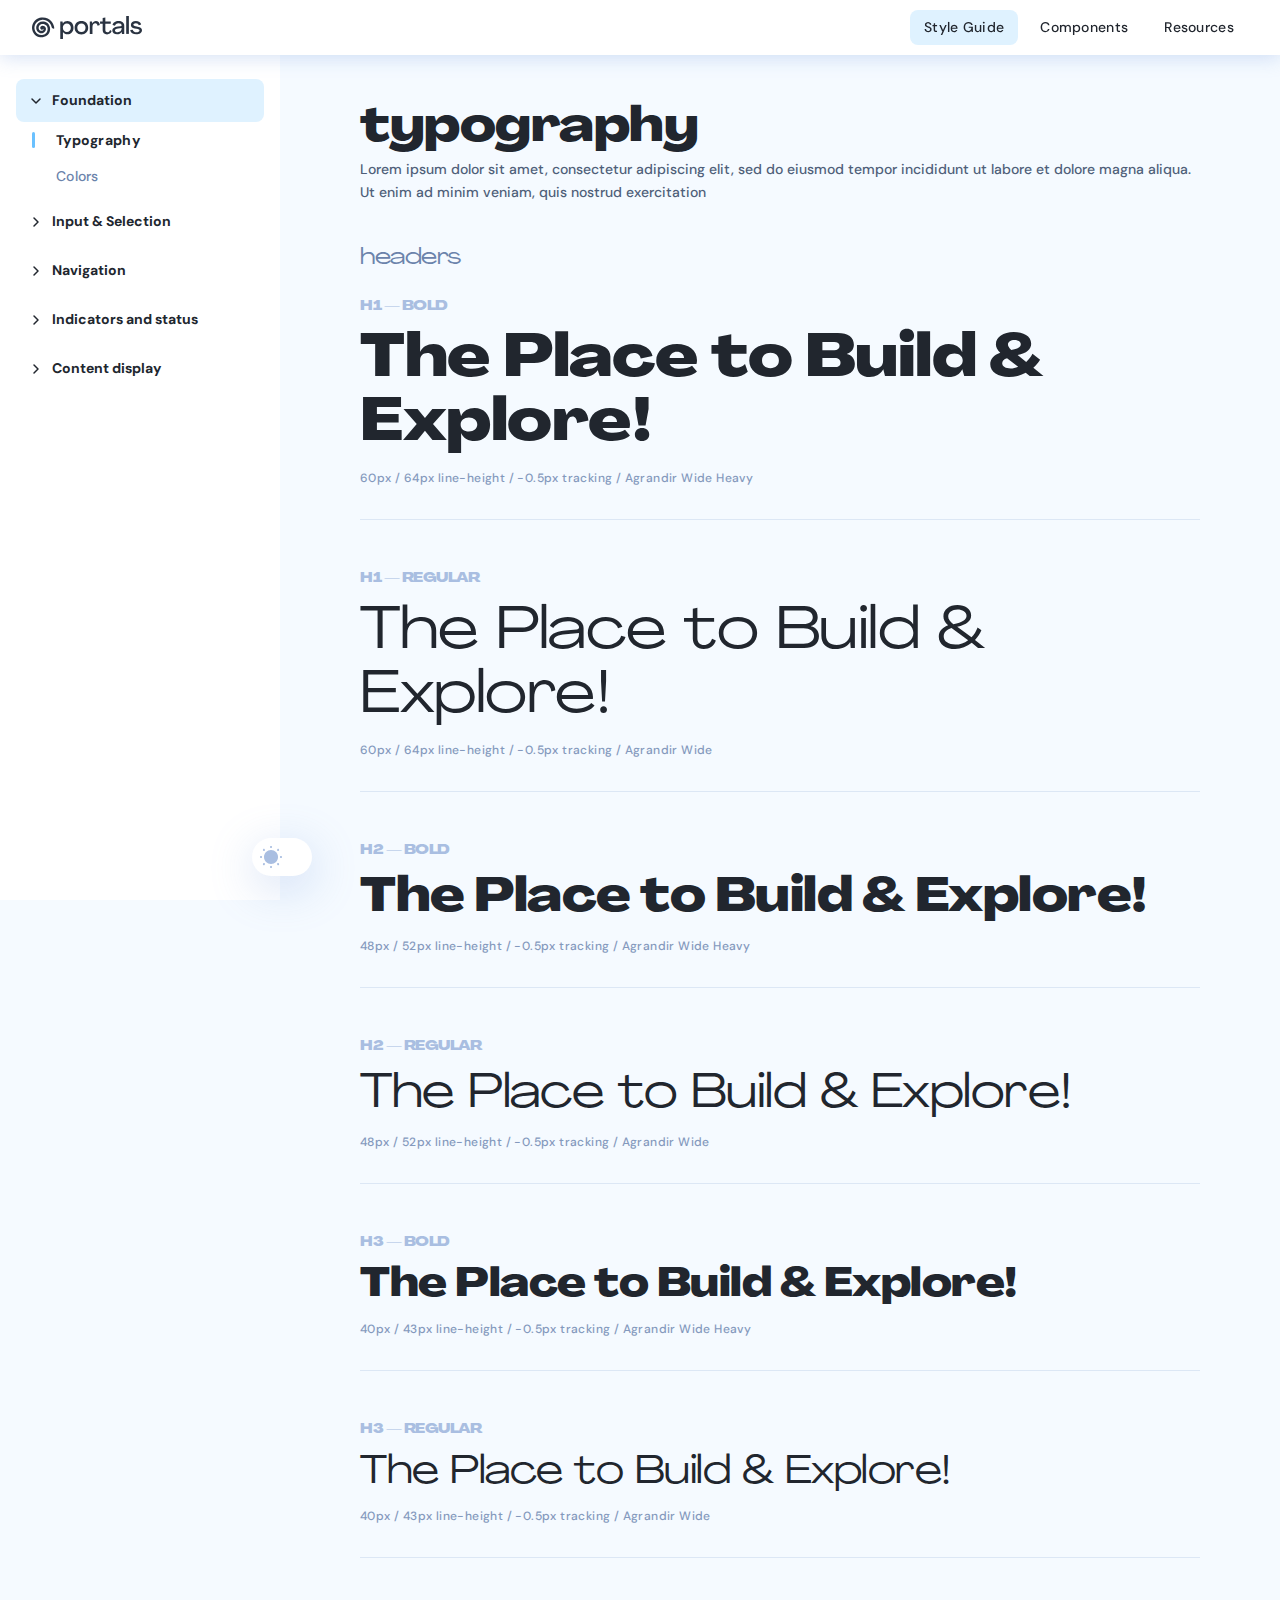
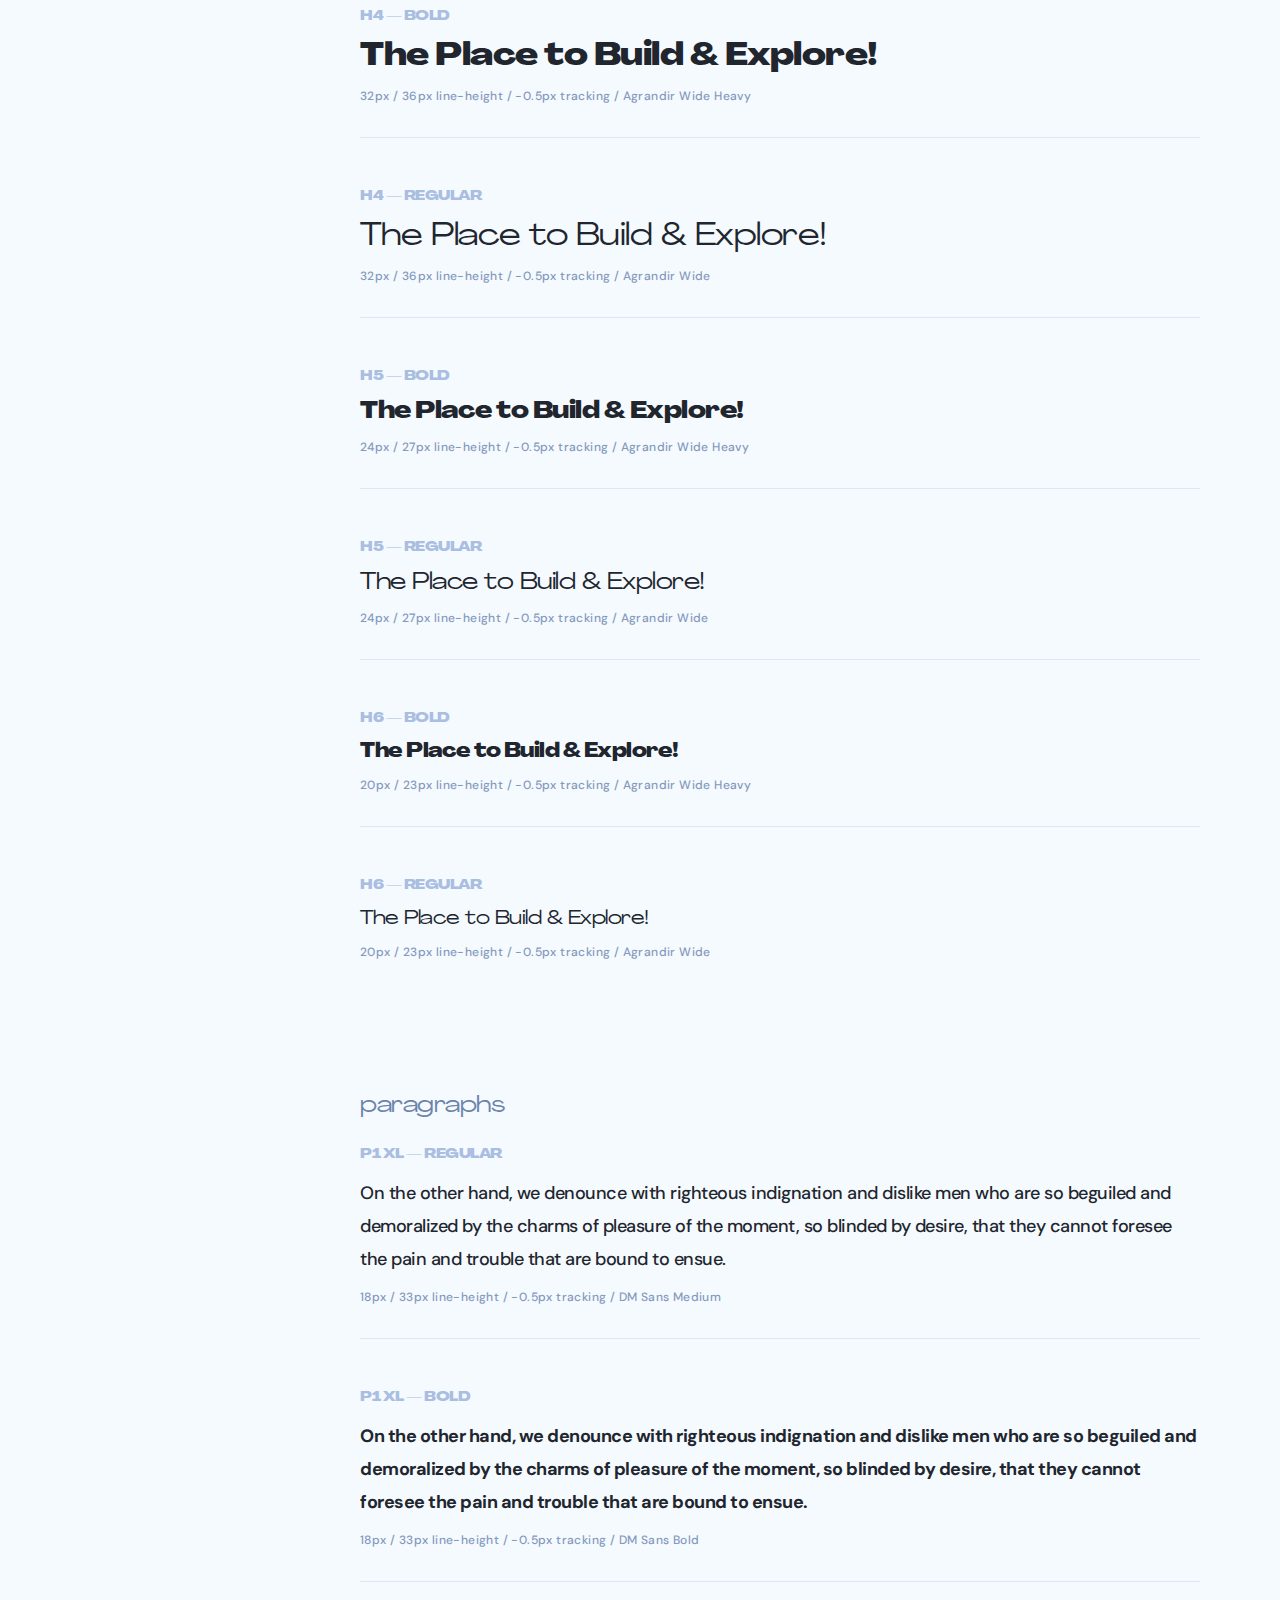
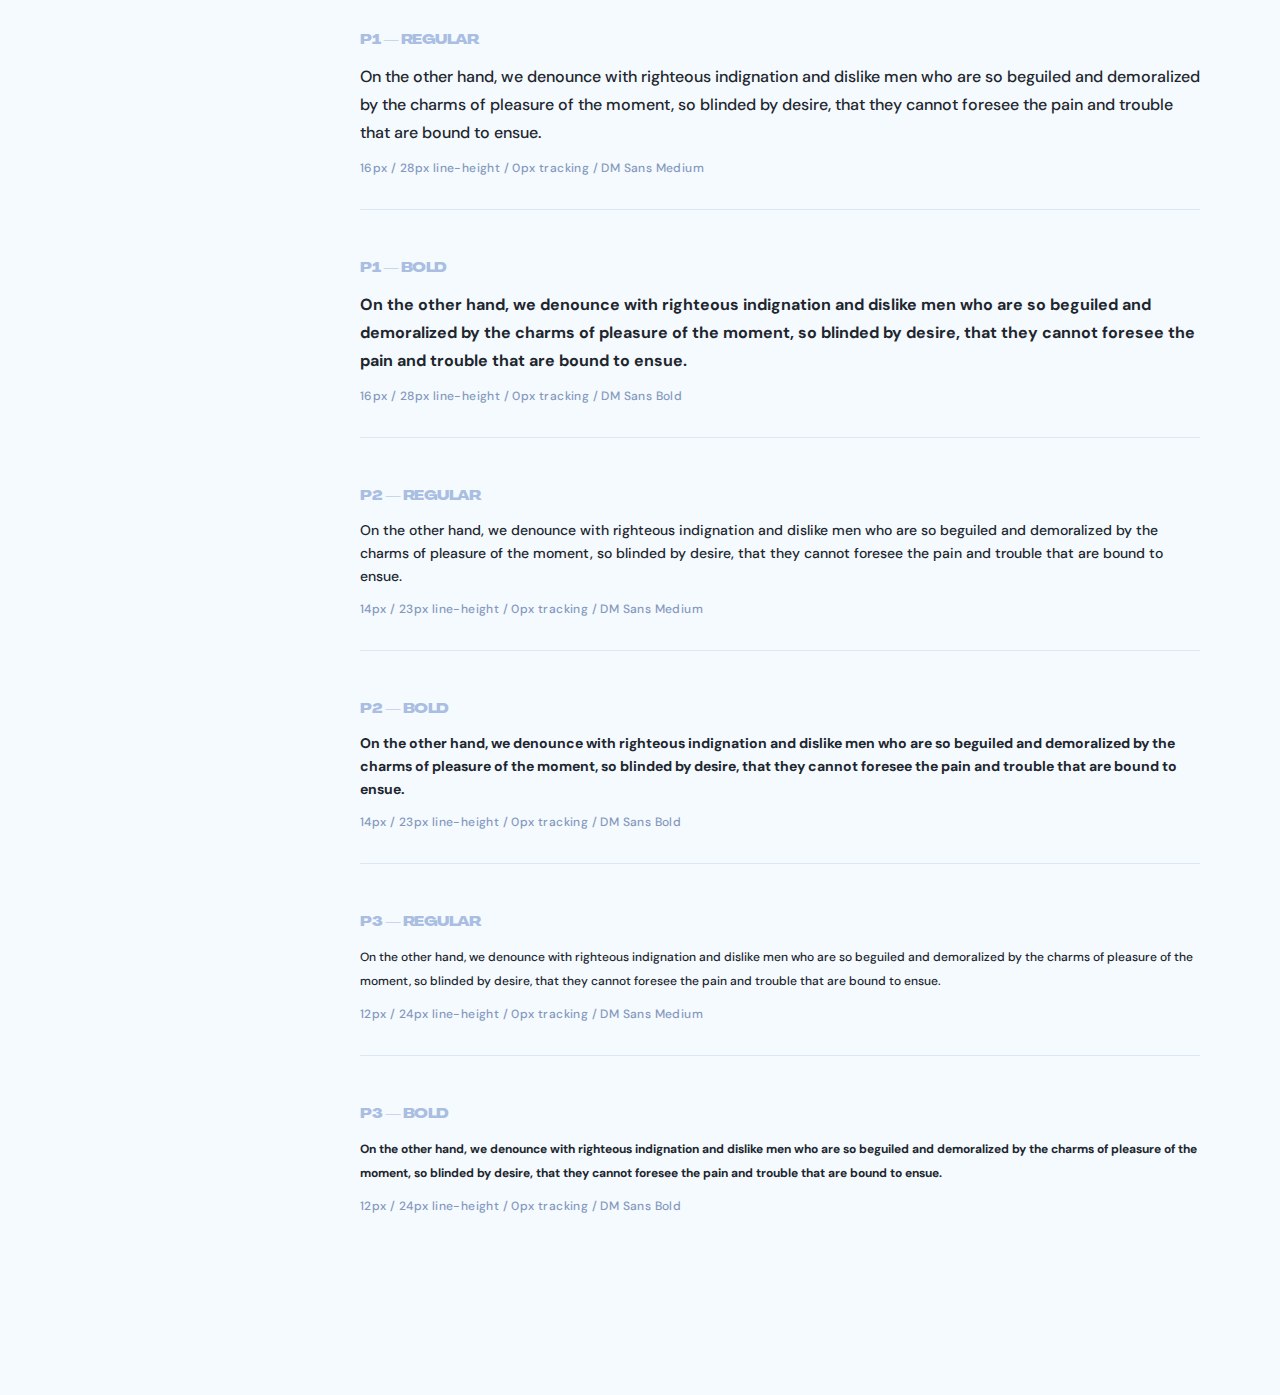
<file: index.html>
<!DOCTYPE html>
<html lang="en">
<head>
  <meta charset="UTF-8">
  <meta http-equiv="refresh" content="0; url=pages/typography.html">
  <title>Portals Design System</title>
  <script>window.location.replace("pages/typography.html");</script>
</head>
<body>
</body>
</html>
</file>
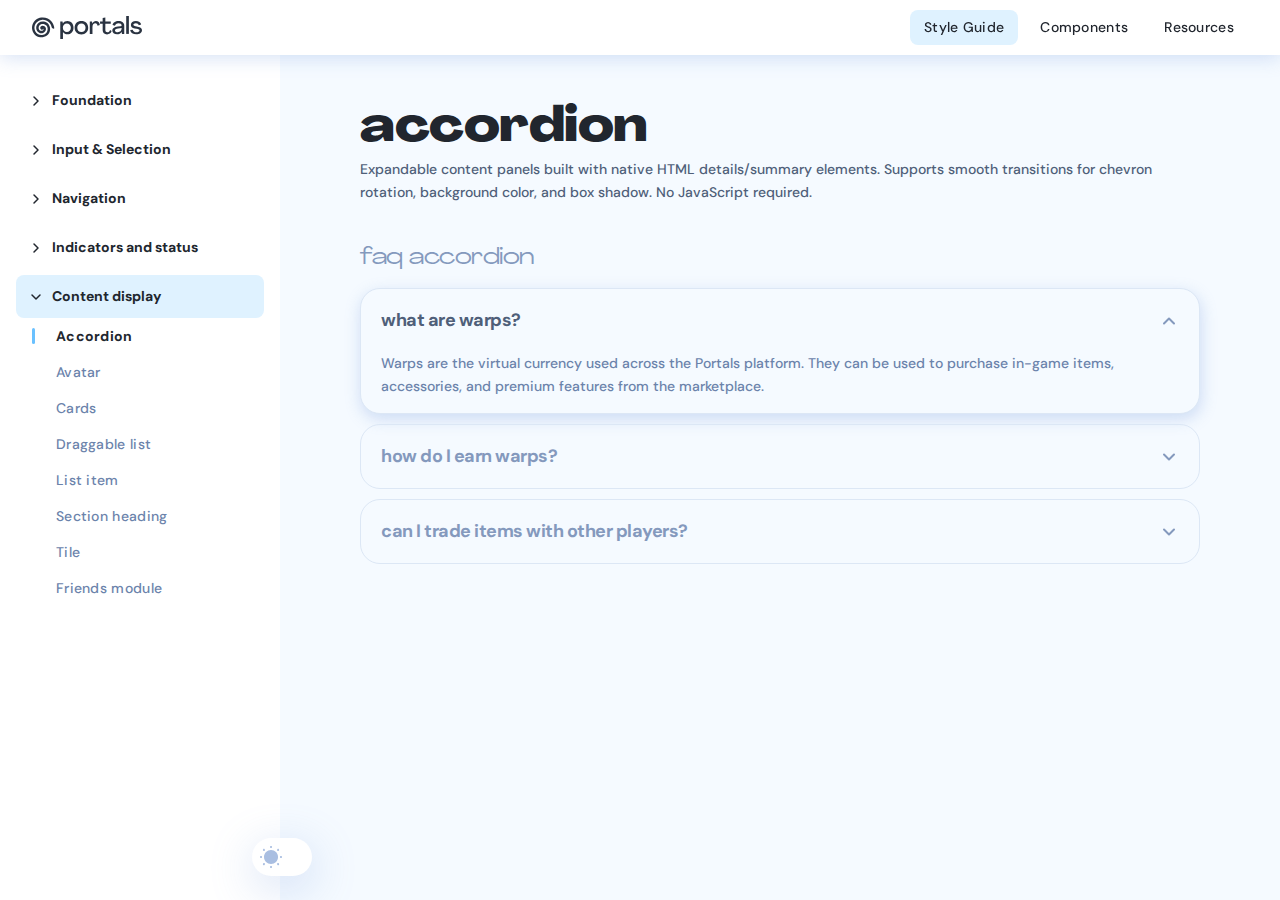
<file: pages/accordion.html>
<!DOCTYPE html>
<html lang="en">
<head>
  <meta charset="UTF-8">
  <meta name="viewport" content="width=device-width, initial-scale=1.0">
  <title>Accordion — Portals Style Guide</title>
  <link rel="stylesheet" href="../styles.css">
  <script>
    (function(){var t=localStorage.getItem('portals-theme');if(t==='dark')document.documentElement.setAttribute('data-theme','dark');})();
  </script>
</head>
<body>

  <!-- Top Bar -->
  <header class="style-guide__topbar">
    <a href="../index.html" class="style-guide__topbar-logo">
      <img src="../portals-logo.svg" alt="Portals">
    </a>
    <nav class="style-guide__topbar-nav">
      <a href="../index.html" class="topbar-link topbar-link--active">Style Guide</a>
      <a href="#" class="topbar-link">Components</a>
      <a href="#" class="topbar-link">Resources</a>
    </nav>
  </header>

  <div class="style-guide">

    <!-- Sidebar Navigation -->
    <nav class="style-guide__sidebar">
      <div class="style-guide__sidebar-nav">

        <!-- Foundation -->
        <details class="sidebar-category">
          <summary>Foundation</summary>
          <div class="sidebar-category__content">
            <div class="sidebar-category__inner">
              <a href="typography.html" class="sidebar-link">Typography</a>
              <a href="colors.html" class="sidebar-link">Colors</a>
            </div>
          </div>
        </details>

        <!-- Input & Selection -->
        <details class="sidebar-category">
          <summary>Input & Selection</summary>
          <div class="sidebar-category__content">
            <div class="sidebar-category__inner">
              <a href="buttons.html" class="sidebar-link">Buttons & Toggles</a>
              <a href="radio.html" class="sidebar-link">Radio & Checkmarks</a>
              <a href="dropdowns.html" class="sidebar-link">Dropdowns</a>
              <a href="#date-picker" class="sidebar-link">Date picker</a>
              <a href="file-upload.html" class="sidebar-link">File upload</a>
              <a href="form-fields.html" class="sidebar-link">Form fields</a>
              <a href="#menu" class="sidebar-link">Menu</a>
              <a href="#segmented-control" class="sidebar-link">Segmented control</a>
              <a href="#slider" class="sidebar-link">Slider</a>
              <a href="#star-rating" class="sidebar-link">Star rating</a>
              <a href="#stepper" class="sidebar-link">Stepper</a>
              <a href="#switch" class="sidebar-link">Switch</a>
              <a href="#time-picker" class="sidebar-link">Time picker</a>
            </div>
          </div>
        </details>

        <!-- Navigation -->
        <details class="sidebar-category">
          <summary>Navigation</summary>
          <div class="sidebar-category__content">
            <div class="sidebar-category__inner">
              <a href="#breadcrumbs" class="sidebar-link">Breadcrumbs</a>
              <a href="#bottom-navigation" class="sidebar-link">Bottom navigation</a>
              <a href="#link" class="sidebar-link">Link</a>
              <a href="#navigation-header" class="sidebar-link">Navigation header</a>
              <a href="#page-controls" class="sidebar-link">Page controls</a>
              <a href="#pagination" class="sidebar-link">Pagination</a>
              <a href="#side-navigation" class="sidebar-link">Side navigation</a>
              <a href="tabs.html" class="sidebar-link">Tabs</a>
              <a href="#top-navigation" class="sidebar-link">Top navigation</a>
            </div>
          </div>
        </details>

        <!-- Indicators and status -->
        <details class="sidebar-category">
          <summary>Indicators and status</summary>
          <div class="sidebar-category__content">
            <div class="sidebar-category__inner">
              <a href="#badge" class="sidebar-link">Badge</a>
              <a href="#empty-state" class="sidebar-link">Empty state</a>
              <a href="#placeholder" class="sidebar-link">Placeholder</a>
              <a href="#progress-bar" class="sidebar-link">Progress bar</a>
              <a href="#progress-circle" class="sidebar-link">Progress circle</a>
              <a href="#progress-steps" class="sidebar-link">Progress steps</a>
              <a href="#tag" class="sidebar-link">Tag</a>
            </div>
          </div>
        </details>

        <!-- Content display (active) -->
        <details class="sidebar-category" open>
          <summary>Content display</summary>
          <div class="sidebar-category__content">
            <div class="sidebar-category__inner">
              <a href="accordion.html" class="sidebar-link sidebar-link--active">Accordion</a>
              <a href="#avatar" class="sidebar-link">Avatar</a>
              <a href="cards.html" class="sidebar-link">Cards</a>
              <a href="#draggable-list" class="sidebar-link">Draggable list</a>
              <a href="#list-item" class="sidebar-link">List item</a>
              <a href="#section-heading" class="sidebar-link">Section heading</a>
              <a href="#tile" class="sidebar-link">Tile</a>
              <a href="friends-module.html" class="sidebar-link">Friends module</a>
            </div>
          </div>
        </details>

      </div>

      <!-- Theme Toggle -->
      <button class="theme-toggle" aria-label="Toggle dark mode">
        <span class="theme-toggle__icon theme-toggle__sun">
          <svg viewBox="0 0 22 22" fill="none" xmlns="http://www.w3.org/2000/svg">
            <path d="M11.0128 18.0323C14.8858 18.0323 18.0255 14.8926 18.0255 11.0196C18.0255 7.14655 14.8858 4.00684 11.0128 4.00684C7.13972 4.00684 4 7.14655 4 11.0196C4 14.8926 7.13972 18.0323 11.0128 18.0323Z" fill="currentColor"/>
            <path d="M11.02 22C10.469 22 10.0182 21.5893 10.0182 21.0383V20.9581C10.0182 20.4071 10.469 19.9563 11.02 19.9563C11.571 19.9563 12.0219 20.4071 12.0219 20.9581C12.0219 21.5091 11.571 22 11.02 22ZM18.173 19.1749C17.9126 19.1749 17.6621 19.0747 17.4617 18.8843L17.3315 18.7541C16.9408 18.3634 16.9408 17.7322 17.3315 17.3415C17.7222 16.9508 18.3534 16.9508 18.7441 17.3415L18.8743 17.4718C19.265 17.8625 19.265 18.4936 18.8743 18.8843C18.684 19.0747 18.4335 19.1749 18.173 19.1749ZM3.86703 19.1749C3.60656 19.1749 3.3561 19.0747 3.15574 18.8843C2.76503 18.4936 2.76503 17.8625 3.15574 17.4718L3.28597 17.3415C3.67669 16.9508 4.30783 16.9508 4.69854 17.3415C5.08925 17.7322 5.08925 18.3634 4.69854 18.7541L4.56831 18.8843C4.37796 19.0747 4.11749 19.1749 3.86703 19.1749ZM21.0383 12.0219H20.9581C20.4071 12.0219 19.9563 11.571 19.9563 11.02C19.9563 10.469 20.4071 10.0182 20.9581 10.0182C21.5091 10.0182 22 10.469 22 11.02C22 11.571 21.5893 12.0219 21.0383 12.0219ZM1.08197 12.0219H1.00182C0.45082 12.0219 0 11.571 0 11.02C0 10.469 0.45082 10.0182 1.00182 10.0182C1.55282 10.0182 2.04372 10.469 2.04372 11.02C2.04372 11.571 1.63297 12.0219 1.08197 12.0219ZM18.0428 4.99909C17.7823 4.99909 17.5319 4.89891 17.3315 4.70856C16.9408 4.31785 16.9408 3.6867 17.3315 3.29599L17.4617 3.16576C17.8525 2.77505 18.4836 2.77505 18.8743 3.16576C19.265 3.55647 19.265 4.18761 18.8743 4.57832L18.7441 4.70856C18.5537 4.89891 18.3033 4.99909 18.0428 4.99909ZM3.99727 4.99909C3.73679 4.99909 3.48634 4.89891 3.28597 4.70856L3.15574 4.56831C2.76503 4.1776 2.76503 3.54645 3.15574 3.15574C3.54645 2.76503 4.1776 2.76503 4.56831 3.15574L4.69854 3.28597C5.08925 3.67669 5.08925 4.30783 4.69854 4.69854C4.5082 4.89891 4.24772 4.99909 3.99727 4.99909ZM11.02 2.04372C10.469 2.04372 10.0182 1.63297 10.0182 1.08197V1.00182C10.0182 0.45082 10.469 0 11.02 0C11.571 0 12.0219 0.45082 12.0219 1.00182C12.0219 1.55282 11.571 2.04372 11.02 2.04372Z" fill="currentColor"/>
          </svg>
        </span>
        <span class="theme-toggle__icon theme-toggle__moon">
          <svg viewBox="0 0 22 22" fill="none" xmlns="http://www.w3.org/2000/svg">
            <path d="M21.8215 15.3305C21.6399 15.0333 21.1291 14.5711 19.8577 14.7912C19.154 14.9122 18.4389 14.9673 17.7237 14.9342C15.0789 14.8242 12.6838 13.6466 11.0152 11.8306C9.53956 10.2348 8.63146 8.15465 8.62011 5.90946C8.62011 4.65479 8.86984 3.44415 9.38064 2.29954C9.88009 1.18795 9.5282 0.604643 9.27848 0.362515C9.0174 0.10938 8.40444 -0.242806 7.20122 0.241451C2.5586 2.13446 -0.313242 6.64685 0.0272929 11.4784C0.367827 16.0238 3.65966 19.9089 8.0185 21.3727C9.06281 21.7249 10.1639 21.934 11.299 21.978C11.4806 21.989 11.6622 22 11.8438 22C15.6465 22 19.2107 20.2611 21.4583 17.3005C22.2188 16.277 22.0145 15.6276 21.8215 15.3305Z" fill="currentColor"/>
          </svg>
        </span>
      </button>
    </nav>

    <!-- Main Content -->
    <main class="style-guide__content">

      <div class="page-header">
        <h2 class="page-header__title">accordion</h2>
        <p class="page-header__description">Expandable content panels built with native HTML details/summary elements. Supports smooth transitions for chevron rotation, background color, and box shadow. No JavaScript required.</p>
      </div>

      <!-- ==================== FAQ ACCORDION ==================== -->
      <section class="style-guide__section" id="faq-accordion">

        <div class="component-display">
          <div class="component-display__label">FAQ Accordion</div>
          <div class="faq-list">

            <details class="faq-item" open>
              <summary class="faq-item__question">
                <span>what are warps?</span>
                <svg class="faq-item__chevron" viewBox="0 0 20 20" fill="none" xmlns="http://www.w3.org/2000/svg">
                  <path d="M5 7.5L10 12.5L15 7.5" stroke="currentColor" stroke-width="2" stroke-linecap="round" stroke-linejoin="round"/>
                </svg>
              </summary>
              <p class="faq-item__answer">Warps are the virtual currency used across the Portals platform. They can be used to purchase in-game items, accessories, and premium features from the marketplace.</p>
            </details>

            <details class="faq-item">
              <summary class="faq-item__question">
                <span>how do I earn warps?</span>
                <svg class="faq-item__chevron" viewBox="0 0 20 20" fill="none" xmlns="http://www.w3.org/2000/svg">
                  <path d="M5 7.5L10 12.5L15 7.5" stroke="currentColor" stroke-width="2" stroke-linecap="round" stroke-linejoin="round"/>
                </svg>
              </summary>
              <p class="faq-item__answer">You can earn warps by completing daily challenges, winning games, trading items on the marketplace, or purchasing them directly through the credits page.</p>
            </details>

            <details class="faq-item">
              <summary class="faq-item__question">
                <span>can I trade items with other players?</span>
                <svg class="faq-item__chevron" viewBox="0 0 20 20" fill="none" xmlns="http://www.w3.org/2000/svg">
                  <path d="M5 7.5L10 12.5L15 7.5" stroke="currentColor" stroke-width="2" stroke-linecap="round" stroke-linejoin="round"/>
                </svg>
              </summary>
              <p class="faq-item__answer">Yes, you can trade items with other players through the marketplace. Simply list your item for sale or browse available items from other creators.</p>
            </details>

          </div>
        </div>

      </section>

    </main>
  </div>

  <script src="../sidebar.js"></script>
</body>
</html>
</file>
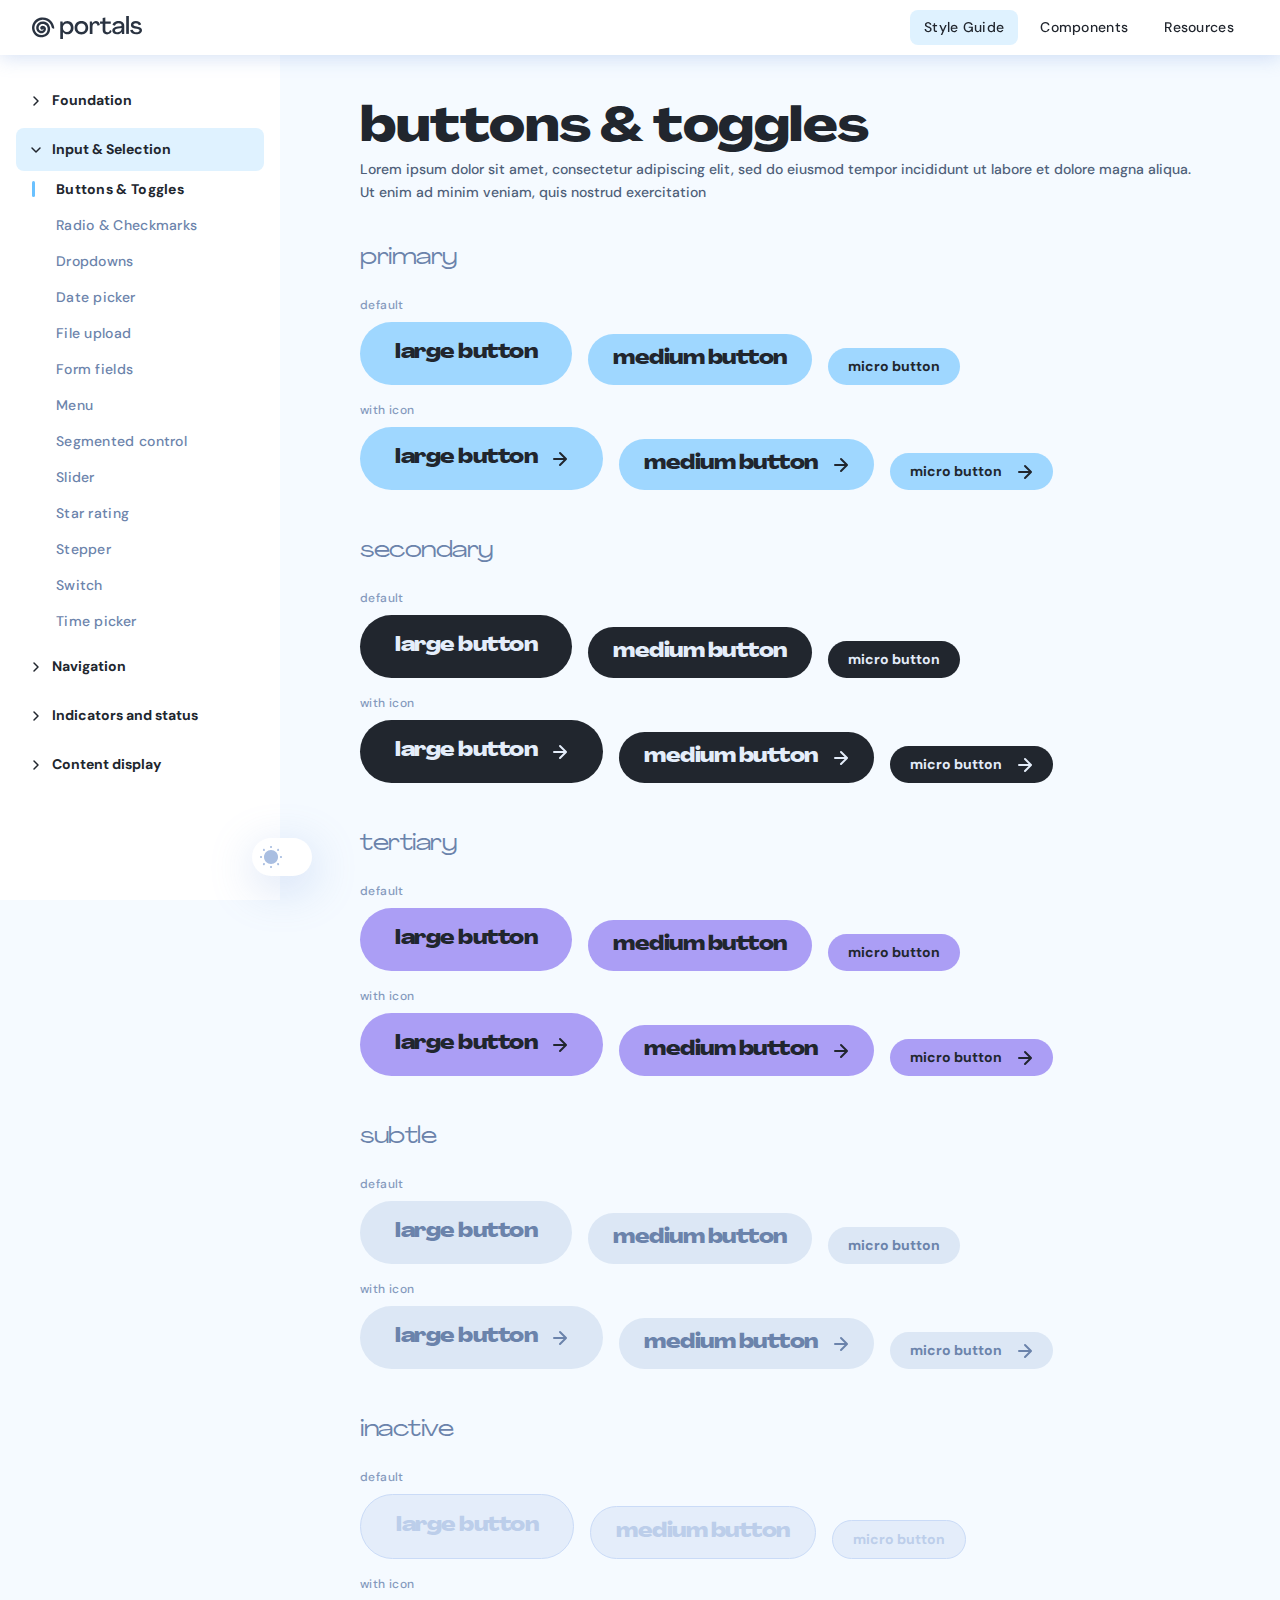
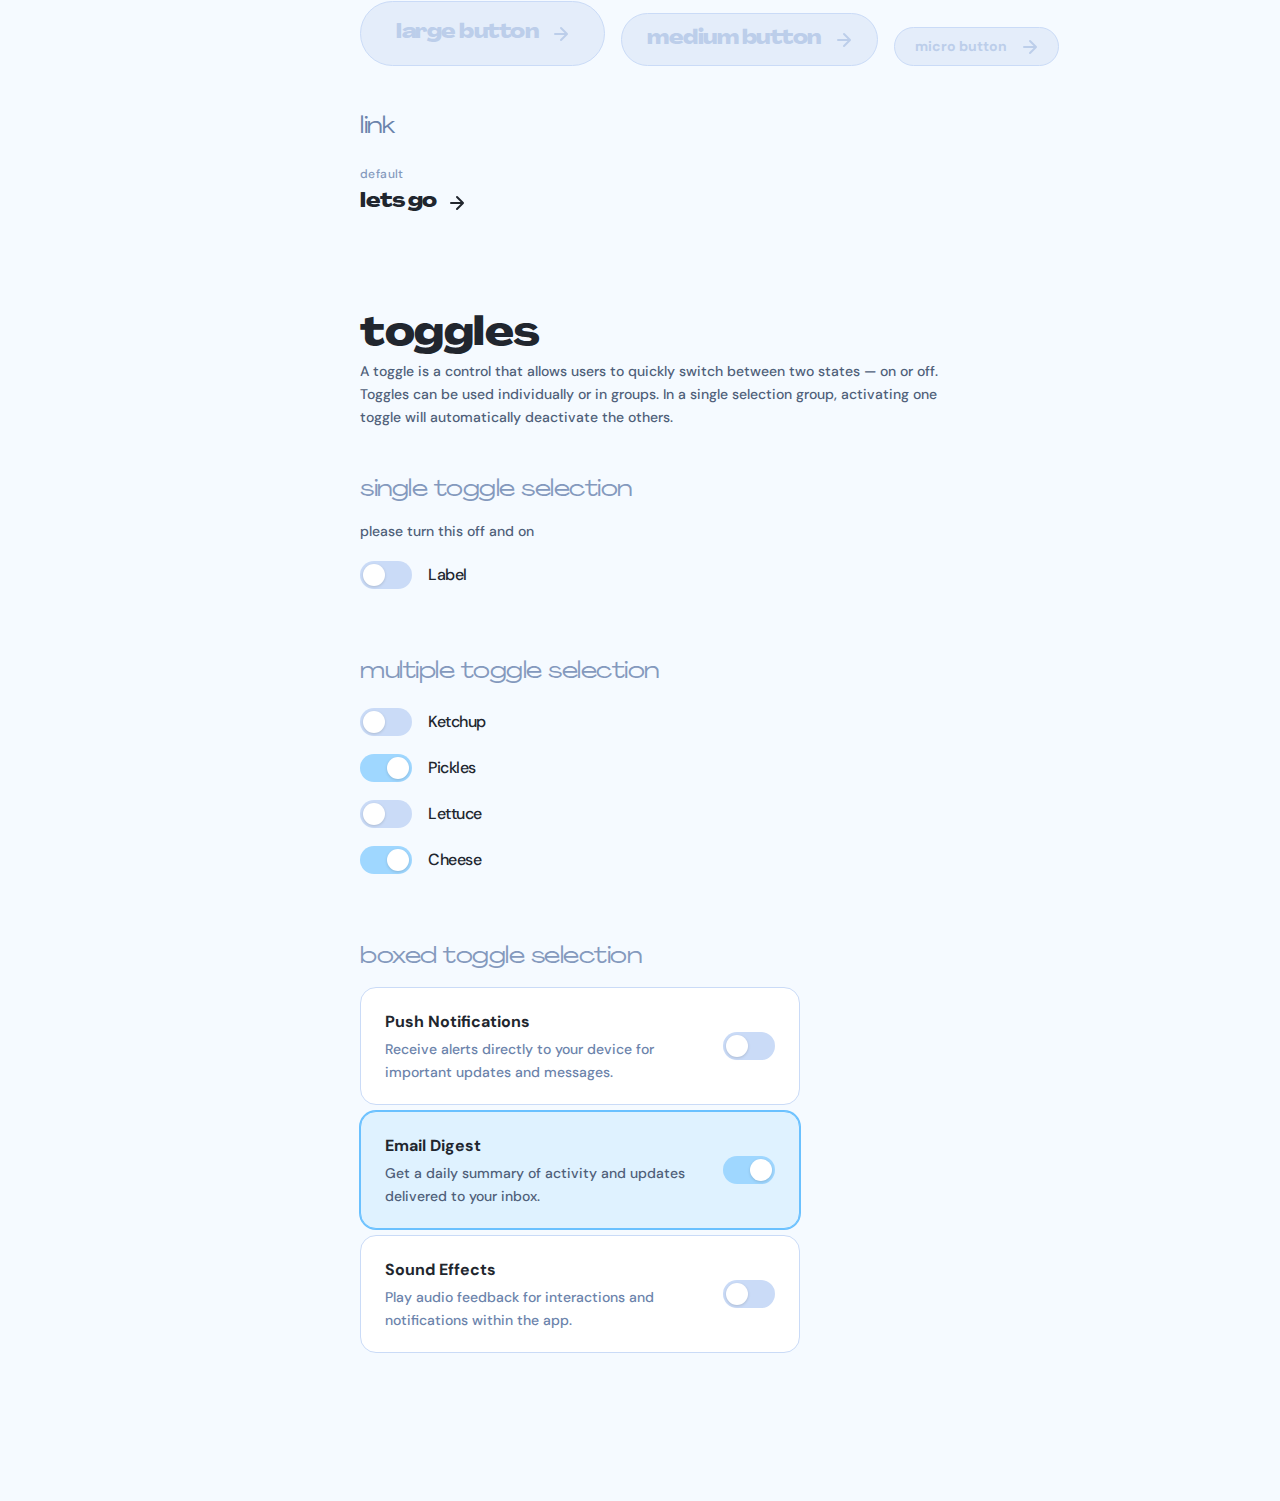
<file: pages/buttons.html>
<!DOCTYPE html>
<html lang="en">
<head>
  <meta charset="UTF-8">
  <meta name="viewport" content="width=device-width, initial-scale=1.0">
  <title>Buttons & Toggles — Portals Style Guide</title>
  <link rel="stylesheet" href="../styles.css">
  <script>
    (function(){var t=localStorage.getItem('portals-theme');if(t==='dark')document.documentElement.setAttribute('data-theme','dark');})();
  </script>
</head>
<body>

  <!-- Top Bar -->
  <header class="style-guide__topbar">
    <a href="../index.html" class="style-guide__topbar-logo">
      <img src="../portals-logo.svg" alt="Portals">
    </a>
    <nav class="style-guide__topbar-nav">
      <a href="../index.html" class="topbar-link topbar-link--active">Style Guide</a>
      <a href="#" class="topbar-link">Components</a>
      <a href="#" class="topbar-link">Resources</a>
    </nav>
  </header>

  <div class="style-guide">

    <!-- Sidebar Navigation -->
    <nav class="style-guide__sidebar">
      <div class="style-guide__sidebar-nav">

        <!-- Foundation -->
        <details class="sidebar-category">
          <summary>Foundation</summary>
          <div class="sidebar-category__content">
            <div class="sidebar-category__inner">
              <a href="typography.html" class="sidebar-link">Typography</a>
              <a href="colors.html" class="sidebar-link">Colors</a>
            </div>
          </div>
        </details>

        <!-- Input & Selection (active) -->
        <details class="sidebar-category" open>
          <summary>Input & Selection</summary>
          <div class="sidebar-category__content">
            <div class="sidebar-category__inner">
              <a href="buttons.html" class="sidebar-link sidebar-link--active">Buttons & Toggles</a>
              <a href="radio.html" class="sidebar-link">Radio & Checkmarks</a>
              <a href="dropdowns.html" class="sidebar-link">Dropdowns</a>
              <a href="#date-picker" class="sidebar-link">Date picker</a>
              <a href="#file-upload" class="sidebar-link">File upload</a>
              <a href="form-fields.html" class="sidebar-link">Form fields</a>
              <a href="#menu" class="sidebar-link">Menu</a>
              <a href="#segmented-control" class="sidebar-link">Segmented control</a>
              <a href="#slider" class="sidebar-link">Slider</a>
              <a href="#star-rating" class="sidebar-link">Star rating</a>
              <a href="#stepper" class="sidebar-link">Stepper</a>
              <a href="#switch" class="sidebar-link">Switch</a>
              <a href="#time-picker" class="sidebar-link">Time picker</a>
            </div>
          </div>
        </details>

        <!-- Navigation -->
        <details class="sidebar-category">
          <summary>Navigation</summary>
          <div class="sidebar-category__content">
            <div class="sidebar-category__inner">
              <a href="#breadcrumbs" class="sidebar-link">Breadcrumbs</a>
              <a href="#bottom-navigation" class="sidebar-link">Bottom navigation</a>
              <a href="#link" class="sidebar-link">Link</a>
              <a href="#navigation-header" class="sidebar-link">Navigation header</a>
              <a href="#page-controls" class="sidebar-link">Page controls</a>
              <a href="#pagination" class="sidebar-link">Pagination</a>
              <a href="#side-navigation" class="sidebar-link">Side navigation</a>
              <a href="#tabs" class="sidebar-link">Tabs</a>
              <a href="#top-navigation" class="sidebar-link">Top navigation</a>
            </div>
          </div>
        </details>

        <!-- Indicators and status -->
        <details class="sidebar-category">
          <summary>Indicators and status</summary>
          <div class="sidebar-category__content">
            <div class="sidebar-category__inner">
              <a href="#badge" class="sidebar-link">Badge</a>
              <a href="#empty-state" class="sidebar-link">Empty state</a>
              <a href="#placeholder" class="sidebar-link">Placeholder</a>
              <a href="#progress-bar" class="sidebar-link">Progress bar</a>
              <a href="#progress-circle" class="sidebar-link">Progress circle</a>
              <a href="#progress-steps" class="sidebar-link">Progress steps</a>
              <a href="#tag" class="sidebar-link">Tag</a>
            </div>
          </div>
        </details>

        <!-- Content display -->
        <details class="sidebar-category">
          <summary>Content display</summary>
          <div class="sidebar-category__content">
            <div class="sidebar-category__inner">
              <a href="#accordion" class="sidebar-link">Accordion</a>
              <a href="#avatar" class="sidebar-link">Avatar</a>
              <a href="#draggable-list" class="sidebar-link">Draggable list</a>
              <a href="#list-item" class="sidebar-link">List item</a>
              <a href="#section-heading" class="sidebar-link">Section heading</a>
              <a href="#tile" class="sidebar-link">Tile</a>
              <a href="friends-module.html" class="sidebar-link">Friends module</a>
            </div>
          </div>
        </details>

      </div>

      <!-- Theme Toggle -->
      <button class="theme-toggle" aria-label="Toggle dark mode">
        <span class="theme-toggle__icon theme-toggle__sun">
          <svg viewBox="0 0 22 22" fill="none" xmlns="http://www.w3.org/2000/svg">
            <path d="M11.0128 18.0323C14.8858 18.0323 18.0255 14.8926 18.0255 11.0196C18.0255 7.14655 14.8858 4.00684 11.0128 4.00684C7.13972 4.00684 4 7.14655 4 11.0196C4 14.8926 7.13972 18.0323 11.0128 18.0323Z" fill="currentColor"/>
            <path d="M11.02 22C10.469 22 10.0182 21.5893 10.0182 21.0383V20.9581C10.0182 20.4071 10.469 19.9563 11.02 19.9563C11.571 19.9563 12.0219 20.4071 12.0219 20.9581C12.0219 21.5091 11.571 22 11.02 22ZM18.173 19.1749C17.9126 19.1749 17.6621 19.0747 17.4617 18.8843L17.3315 18.7541C16.9408 18.3634 16.9408 17.7322 17.3315 17.3415C17.7222 16.9508 18.3534 16.9508 18.7441 17.3415L18.8743 17.4718C19.265 17.8625 19.265 18.4936 18.8743 18.8843C18.684 19.0747 18.4335 19.1749 18.173 19.1749ZM3.86703 19.1749C3.60656 19.1749 3.3561 19.0747 3.15574 18.8843C2.76503 18.4936 2.76503 17.8625 3.15574 17.4718L3.28597 17.3415C3.67669 16.9508 4.30783 16.9508 4.69854 17.3415C5.08925 17.7322 5.08925 18.3634 4.69854 18.7541L4.56831 18.8843C4.37796 19.0747 4.11749 19.1749 3.86703 19.1749ZM21.0383 12.0219H20.9581C20.4071 12.0219 19.9563 11.571 19.9563 11.02C19.9563 10.469 20.4071 10.0182 20.9581 10.0182C21.5091 10.0182 22 10.469 22 11.02C22 11.571 21.5893 12.0219 21.0383 12.0219ZM1.08197 12.0219H1.00182C0.45082 12.0219 0 11.571 0 11.02C0 10.469 0.45082 10.0182 1.00182 10.0182C1.55282 10.0182 2.04372 10.469 2.04372 11.02C2.04372 11.571 1.63297 12.0219 1.08197 12.0219ZM18.0428 4.99909C17.7823 4.99909 17.5319 4.89891 17.3315 4.70856C16.9408 4.31785 16.9408 3.6867 17.3315 3.29599L17.4617 3.16576C17.8525 2.77505 18.4836 2.77505 18.8743 3.16576C19.265 3.55647 19.265 4.18761 18.8743 4.57832L18.7441 4.70856C18.5537 4.89891 18.3033 4.99909 18.0428 4.99909ZM3.99727 4.99909C3.73679 4.99909 3.48634 4.89891 3.28597 4.70856L3.15574 4.56831C2.76503 4.1776 2.76503 3.54645 3.15574 3.15574C3.54645 2.76503 4.1776 2.76503 4.56831 3.15574L4.69854 3.28597C5.08925 3.67669 5.08925 4.30783 4.69854 4.69854C4.5082 4.89891 4.24772 4.99909 3.99727 4.99909ZM11.02 2.04372C10.469 2.04372 10.0182 1.63297 10.0182 1.08197V1.00182C10.0182 0.45082 10.469 0 11.02 0C11.571 0 12.0219 0.45082 12.0219 1.00182C12.0219 1.55282 11.571 2.04372 11.02 2.04372Z" fill="currentColor"/>
          </svg>
        </span>
        <span class="theme-toggle__icon theme-toggle__moon">
          <svg viewBox="0 0 22 22" fill="none" xmlns="http://www.w3.org/2000/svg">
            <path d="M21.8215 15.3305C21.6399 15.0333 21.1291 14.5711 19.8577 14.7912C19.154 14.9122 18.4389 14.9673 17.7237 14.9342C15.0789 14.8242 12.6838 13.6466 11.0152 11.8306C9.53956 10.2348 8.63146 8.15465 8.62011 5.90946C8.62011 4.65479 8.86984 3.44415 9.38064 2.29954C9.88009 1.18795 9.5282 0.604643 9.27848 0.362515C9.0174 0.10938 8.40444 -0.242806 7.20122 0.241451C2.5586 2.13446 -0.313242 6.64685 0.0272929 11.4784C0.367827 16.0238 3.65966 19.9089 8.0185 21.3727C9.06281 21.7249 10.1639 21.934 11.299 21.978C11.4806 21.989 11.6622 22 11.8438 22C15.6465 22 19.2107 20.2611 21.4583 17.3005C22.2188 16.277 22.0145 15.6276 21.8215 15.3305Z" fill="currentColor"/>
          </svg>
        </span>
      </button>
    </nav>

    <!-- Main Content -->
    <main class="style-guide__content">

      <!-- Page Header -->
      <div class="page-header">
        <h2 class="page-header__title">buttons & toggles</h2>
        <p class="page-header__description">Lorem ipsum dolor sit amet, consectetur adipiscing elit, sed do eiusmod tempor incididunt ut labore et dolore magna aliqua. Ut enim ad minim veniam, quis nostrud exercitation</p>
      </div>

      <!-- ==================== BUTTONS ==================== -->
      <section class="style-guide__section" id="buttons">

        <!-- Primary -->
        <div class="button-group">
          <div class="style-guide__subsection-title">Primary</div>
          <div class="button-row-label">default</div>
          <div class="button-row">
            <button class="btn btn-primary btn-lg">large button</button>
            <button class="btn btn-primary btn-md">medium button</button>
            <button class="btn btn-primary btn-sm">micro button</button>
          </div>
          <div class="button-row-label">with icon</div>
          <div class="button-row">
            <button class="btn btn-primary btn-lg">large button<span class="btn__icon"><svg viewBox="0 0 16 16" fill="none" xmlns="http://www.w3.org/2000/svg"><path d="M8.707 1.293a1 1 0 0 0-1.414 1.414L11.586 7H2a1 1 0 1 0 0 2h9.586l-4.293 4.293a1 1 0 1 0 1.414 1.414l6-6a1 1 0 0 0 0-1.414l-6-6Z" fill="currentColor"/></svg></span></button>
            <button class="btn btn-primary btn-md">medium button<span class="btn__icon"><svg viewBox="0 0 16 16" fill="none" xmlns="http://www.w3.org/2000/svg"><path d="M8.707 1.293a1 1 0 0 0-1.414 1.414L11.586 7H2a1 1 0 1 0 0 2h9.586l-4.293 4.293a1 1 0 1 0 1.414 1.414l6-6a1 1 0 0 0 0-1.414l-6-6Z" fill="currentColor"/></svg></span></button>
            <button class="btn btn-primary btn-sm">micro button<span class="btn__icon"><svg viewBox="0 0 16 16" fill="none" xmlns="http://www.w3.org/2000/svg"><path d="M8.707 1.293a1 1 0 0 0-1.414 1.414L11.586 7H2a1 1 0 1 0 0 2h9.586l-4.293 4.293a1 1 0 1 0 1.414 1.414l6-6a1 1 0 0 0 0-1.414l-6-6Z" fill="currentColor"/></svg></span></button>
          </div>
        </div>

        <!-- Secondary -->
        <div class="button-group">
          <div class="style-guide__subsection-title">Secondary</div>
          <div class="button-row-label">default</div>
          <div class="button-row">
            <button class="btn btn-secondary btn-lg">large button</button>
            <button class="btn btn-secondary btn-md">medium button</button>
            <button class="btn btn-secondary btn-sm">micro button</button>
          </div>
          <div class="button-row-label">with icon</div>
          <div class="button-row">
            <button class="btn btn-secondary btn-lg">large button<span class="btn__icon"><svg viewBox="0 0 16 16" fill="none" xmlns="http://www.w3.org/2000/svg"><path d="M8.707 1.293a1 1 0 0 0-1.414 1.414L11.586 7H2a1 1 0 1 0 0 2h9.586l-4.293 4.293a1 1 0 1 0 1.414 1.414l6-6a1 1 0 0 0 0-1.414l-6-6Z" fill="currentColor"/></svg></span></button>
            <button class="btn btn-secondary btn-md">medium button<span class="btn__icon"><svg viewBox="0 0 16 16" fill="none" xmlns="http://www.w3.org/2000/svg"><path d="M8.707 1.293a1 1 0 0 0-1.414 1.414L11.586 7H2a1 1 0 1 0 0 2h9.586l-4.293 4.293a1 1 0 1 0 1.414 1.414l6-6a1 1 0 0 0 0-1.414l-6-6Z" fill="currentColor"/></svg></span></button>
            <button class="btn btn-secondary btn-sm">micro button<span class="btn__icon"><svg viewBox="0 0 16 16" fill="none" xmlns="http://www.w3.org/2000/svg"><path d="M8.707 1.293a1 1 0 0 0-1.414 1.414L11.586 7H2a1 1 0 1 0 0 2h9.586l-4.293 4.293a1 1 0 1 0 1.414 1.414l6-6a1 1 0 0 0 0-1.414l-6-6Z" fill="currentColor"/></svg></span></button>
          </div>
        </div>

        <!-- Tertiary (Violet) -->
        <div class="button-group">
          <div class="style-guide__subsection-title">Tertiary</div>
          <div class="button-row-label">default</div>
          <div class="button-row">
            <button class="btn btn-tertiary btn-lg">large button</button>
            <button class="btn btn-tertiary btn-md">medium button</button>
            <button class="btn btn-tertiary btn-sm">micro button</button>
          </div>
          <div class="button-row-label">with icon</div>
          <div class="button-row">
            <button class="btn btn-tertiary btn-lg">large button<span class="btn__icon"><svg viewBox="0 0 16 16" fill="none" xmlns="http://www.w3.org/2000/svg"><path d="M8.707 1.293a1 1 0 0 0-1.414 1.414L11.586 7H2a1 1 0 1 0 0 2h9.586l-4.293 4.293a1 1 0 1 0 1.414 1.414l6-6a1 1 0 0 0 0-1.414l-6-6Z" fill="currentColor"/></svg></span></button>
            <button class="btn btn-tertiary btn-md">medium button<span class="btn__icon"><svg viewBox="0 0 16 16" fill="none" xmlns="http://www.w3.org/2000/svg"><path d="M8.707 1.293a1 1 0 0 0-1.414 1.414L11.586 7H2a1 1 0 1 0 0 2h9.586l-4.293 4.293a1 1 0 1 0 1.414 1.414l6-6a1 1 0 0 0 0-1.414l-6-6Z" fill="currentColor"/></svg></span></button>
            <button class="btn btn-tertiary btn-sm">micro button<span class="btn__icon"><svg viewBox="0 0 16 16" fill="none" xmlns="http://www.w3.org/2000/svg"><path d="M8.707 1.293a1 1 0 0 0-1.414 1.414L11.586 7H2a1 1 0 1 0 0 2h9.586l-4.293 4.293a1 1 0 1 0 1.414 1.414l6-6a1 1 0 0 0 0-1.414l-6-6Z" fill="currentColor"/></svg></span></button>
          </div>
        </div>

        <!-- Subtle -->
        <div class="button-group">
          <div class="style-guide__subsection-title">Subtle</div>
          <div class="button-row-label">default</div>
          <div class="button-row">
            <button class="btn btn-subtle btn-lg">large button</button>
            <button class="btn btn-subtle btn-md">medium button</button>
            <button class="btn btn-subtle btn-sm">micro button</button>
          </div>
          <div class="button-row-label">with icon</div>
          <div class="button-row">
            <button class="btn btn-subtle btn-lg">large button<span class="btn__icon"><svg viewBox="0 0 16 16" fill="none" xmlns="http://www.w3.org/2000/svg"><path d="M8.707 1.293a1 1 0 0 0-1.414 1.414L11.586 7H2a1 1 0 1 0 0 2h9.586l-4.293 4.293a1 1 0 1 0 1.414 1.414l6-6a1 1 0 0 0 0-1.414l-6-6Z" fill="currentColor"/></svg></span></button>
            <button class="btn btn-subtle btn-md">medium button<span class="btn__icon"><svg viewBox="0 0 16 16" fill="none" xmlns="http://www.w3.org/2000/svg"><path d="M8.707 1.293a1 1 0 0 0-1.414 1.414L11.586 7H2a1 1 0 1 0 0 2h9.586l-4.293 4.293a1 1 0 1 0 1.414 1.414l6-6a1 1 0 0 0 0-1.414l-6-6Z" fill="currentColor"/></svg></span></button>
            <button class="btn btn-subtle btn-sm">micro button<span class="btn__icon"><svg viewBox="0 0 16 16" fill="none" xmlns="http://www.w3.org/2000/svg"><path d="M8.707 1.293a1 1 0 0 0-1.414 1.414L11.586 7H2a1 1 0 1 0 0 2h9.586l-4.293 4.293a1 1 0 1 0 1.414 1.414l6-6a1 1 0 0 0 0-1.414l-6-6Z" fill="currentColor"/></svg></span></button>
          </div>
        </div>

        <!-- Inactive -->
        <div class="button-group">
          <div class="style-guide__subsection-title">Inactive</div>
          <div class="button-row-label">default</div>
          <div class="button-row">
            <button class="btn btn-inactive btn-lg">large button</button>
            <button class="btn btn-inactive btn-md">medium button</button>
            <button class="btn btn-inactive btn-sm">micro button</button>
          </div>
          <div class="button-row-label">with icon</div>
          <div class="button-row">
            <button class="btn btn-inactive btn-lg">large button<span class="btn__icon"><svg viewBox="0 0 16 16" fill="none" xmlns="http://www.w3.org/2000/svg"><path d="M8.707 1.293a1 1 0 0 0-1.414 1.414L11.586 7H2a1 1 0 1 0 0 2h9.586l-4.293 4.293a1 1 0 1 0 1.414 1.414l6-6a1 1 0 0 0 0-1.414l-6-6Z" fill="currentColor"/></svg></span></button>
            <button class="btn btn-inactive btn-md">medium button<span class="btn__icon"><svg viewBox="0 0 16 16" fill="none" xmlns="http://www.w3.org/2000/svg"><path d="M8.707 1.293a1 1 0 0 0-1.414 1.414L11.586 7H2a1 1 0 1 0 0 2h9.586l-4.293 4.293a1 1 0 1 0 1.414 1.414l6-6a1 1 0 0 0 0-1.414l-6-6Z" fill="currentColor"/></svg></span></button>
            <button class="btn btn-inactive btn-sm">micro button<span class="btn__icon"><svg viewBox="0 0 16 16" fill="none" xmlns="http://www.w3.org/2000/svg"><path d="M8.707 1.293a1 1 0 0 0-1.414 1.414L11.586 7H2a1 1 0 1 0 0 2h9.586l-4.293 4.293a1 1 0 1 0 1.414 1.414l6-6a1 1 0 0 0 0-1.414l-6-6Z" fill="currentColor"/></svg></span></button>
          </div>
        </div>

        <!-- Link Button -->
        <div class="button-group">
          <div class="style-guide__subsection-title">Link</div>
          <div class="button-row-label">default</div>
          <div class="button-row">
            <a href="#" class="btn-link">lets go<span class="btn-link__arrow"><svg viewBox="0 0 16 16" fill="none" xmlns="http://www.w3.org/2000/svg"><path d="M8.707 1.293a1 1 0 0 0-1.414 1.414L11.586 7H2a1 1 0 1 0 0 2h9.586l-4.293 4.293a1 1 0 1 0 1.414 1.414l6-6a1 1 0 0 0 0-1.414l-6-6Z" fill="currentColor"/></svg></span></a>
          </div>
        </div>
      </section>

      <!-- ==================== TOGGLES ==================== -->
      <section class="style-guide__section" id="toggles">
        <div class="style-guide__section-title">Toggles</div>
        <p class="style-guide__section-description">A toggle is a control that allows users to quickly switch between two states — on or off. Toggles can be used individually or in groups. In a single selection group, activating one toggle will automatically deactivate the others.</p>

        <!-- Single Toggle Selection -->
        <div class="component-display">
          <div class="component-display__label">single toggle selection</div>
          <div class="component-display__row">
            <div class="component-display__column">
              <p class="toggle-prompt">please turn this off and on</p>
              <label class="toggle-item">
                <input type="checkbox" class="toggle">
                <span class="toggle-item__label">Label</span>
              </label>
            </div>
          </div>
        </div>

        <!-- Multiple Toggle Selection -->
        <div class="component-display">
          <div class="component-display__label">Multiple Toggle Selection</div>
          <div class="component-display__row">
            <div class="component-display__column">
              <div class="toggle-group" data-toggle-type="multiple">
                <label class="toggle-item">
                  <input type="checkbox" class="toggle">
                  <span class="toggle-item__label">Ketchup</span>
                </label>
                <label class="toggle-item">
                  <input type="checkbox" class="toggle" checked>
                  <span class="toggle-item__label">Pickles</span>
                </label>
                <label class="toggle-item">
                  <input type="checkbox" class="toggle">
                  <span class="toggle-item__label">Lettuce</span>
                </label>
                <label class="toggle-item">
                  <input type="checkbox" class="toggle" checked>
                  <span class="toggle-item__label">Cheese</span>
                </label>
              </div>
            </div>
          </div>
        </div>

        <!-- Boxed Toggle Selection -->
        <div class="component-display">
          <div class="component-display__label">Boxed Toggle Selection</div>
          <div class="component-display__row">
            <div class="component-display__column">
              <div class="toggle-group">
                <label class="toggle-boxed">
                  <div class="radio-boxed__text">
                    <div class="radio-boxed__title">Push Notifications</div>
                    <div class="radio-boxed__description">Receive alerts directly to your device for important updates and messages.</div>
                  </div>
                  <input type="checkbox" class="toggle">
                </label>
                <label class="toggle-boxed">
                  <div class="radio-boxed__text">
                    <div class="radio-boxed__title">Email Digest</div>
                    <div class="radio-boxed__description">Get a daily summary of activity and updates delivered to your inbox.</div>
                  </div>
                  <input type="checkbox" class="toggle" checked>
                </label>
                <label class="toggle-boxed">
                  <div class="radio-boxed__text">
                    <div class="radio-boxed__title">Sound Effects</div>
                    <div class="radio-boxed__description">Play audio feedback for interactions and notifications within the app.</div>
                  </div>
                  <input type="checkbox" class="toggle">
                </label>
              </div>
            </div>
          </div>
        </div>

      </section>

    </main>
  </div>

  <script src="../sidebar.js"></script>
</body>
</html>
</file>
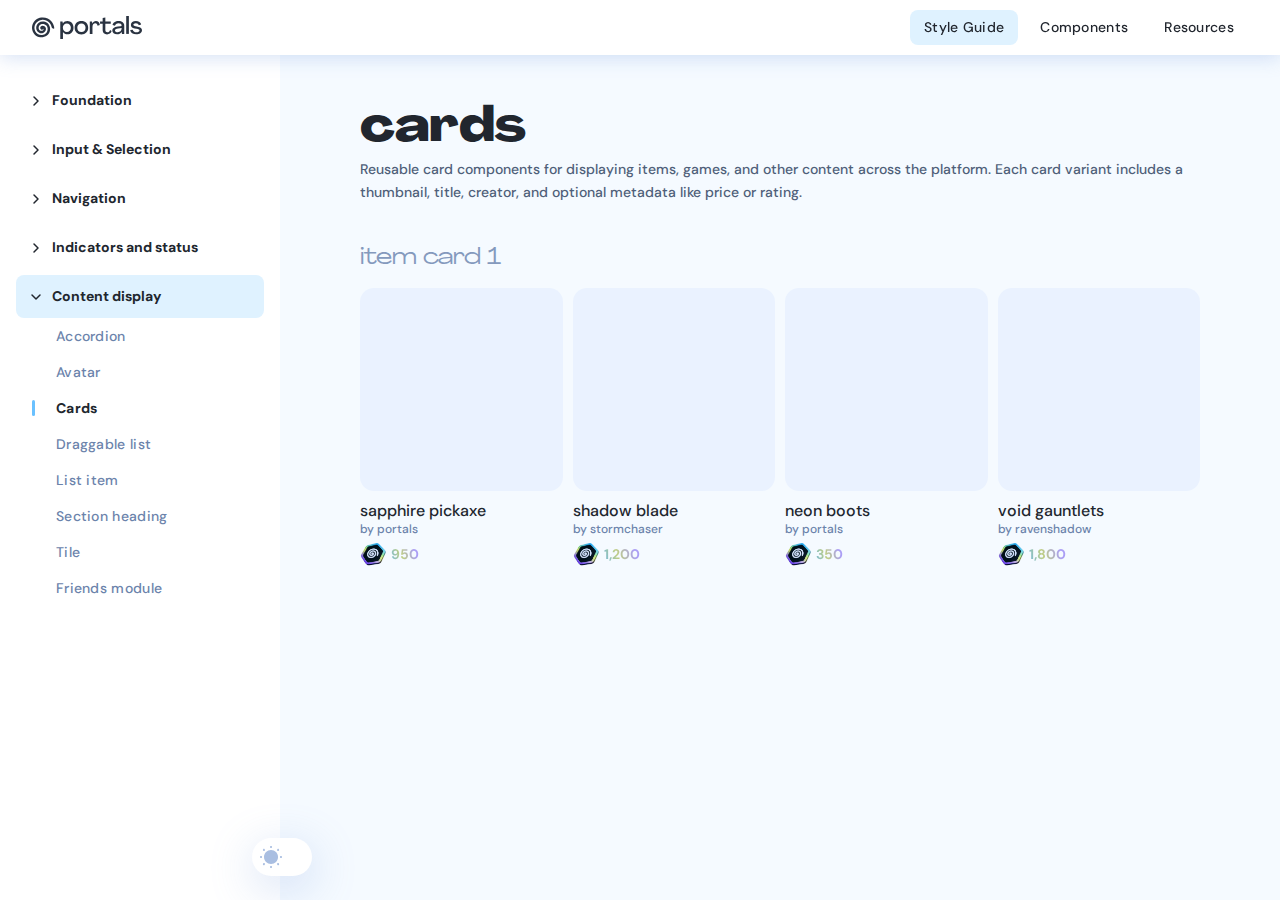
<file: pages/cards.html>
<!DOCTYPE html>
<html lang="en">
<head>
  <meta charset="UTF-8">
  <meta name="viewport" content="width=device-width, initial-scale=1.0">
  <title>Cards — Portals Style Guide</title>
  <link rel="stylesheet" href="../styles.css">
  <script>
    (function(){var t=localStorage.getItem('portals-theme');if(t==='dark')document.documentElement.setAttribute('data-theme','dark');})();
  </script>
  <style>
    .cards-grid {
      display: grid;
      grid-template-columns: repeat(auto-fill, minmax(192px, 1fr));
      gap: 20px 10px;
    }
  </style>
</head>
<body>

  <!-- Top Bar -->
  <header class="style-guide__topbar">
    <a href="../index.html" class="style-guide__topbar-logo">
      <img src="../portals-logo.svg" alt="Portals">
    </a>
    <nav class="style-guide__topbar-nav">
      <a href="../index.html" class="topbar-link topbar-link--active">Style Guide</a>
      <a href="#" class="topbar-link">Components</a>
      <a href="#" class="topbar-link">Resources</a>
    </nav>
  </header>

  <div class="style-guide">

    <!-- Sidebar Navigation -->
    <nav class="style-guide__sidebar">
      <div class="style-guide__sidebar-nav">

        <!-- Foundation -->
        <details class="sidebar-category">
          <summary>Foundation</summary>
          <div class="sidebar-category__content">
            <div class="sidebar-category__inner">
              <a href="typography.html" class="sidebar-link">Typography</a>
              <a href="colors.html" class="sidebar-link">Colors</a>
            </div>
          </div>
        </details>

        <!-- Input & Selection -->
        <details class="sidebar-category">
          <summary>Input & Selection</summary>
          <div class="sidebar-category__content">
            <div class="sidebar-category__inner">
              <a href="buttons.html" class="sidebar-link">Buttons & Toggles</a>
              <a href="radio.html" class="sidebar-link">Radio & Checkmarks</a>
              <a href="dropdowns.html" class="sidebar-link">Dropdowns</a>
              <a href="#date-picker" class="sidebar-link">Date picker</a>
              <a href="#file-upload" class="sidebar-link">File upload</a>
              <a href="form-fields.html" class="sidebar-link">Form fields</a>
              <a href="#menu" class="sidebar-link">Menu</a>
              <a href="#segmented-control" class="sidebar-link">Segmented control</a>
              <a href="#slider" class="sidebar-link">Slider</a>
              <a href="#star-rating" class="sidebar-link">Star rating</a>
              <a href="#stepper" class="sidebar-link">Stepper</a>
              <a href="#switch" class="sidebar-link">Switch</a>
              <a href="#time-picker" class="sidebar-link">Time picker</a>
            </div>
          </div>
        </details>

        <!-- Navigation -->
        <details class="sidebar-category">
          <summary>Navigation</summary>
          <div class="sidebar-category__content">
            <div class="sidebar-category__inner">
              <a href="#breadcrumbs" class="sidebar-link">Breadcrumbs</a>
              <a href="#bottom-navigation" class="sidebar-link">Bottom navigation</a>
              <a href="#link" class="sidebar-link">Link</a>
              <a href="#navigation-header" class="sidebar-link">Navigation header</a>
              <a href="#page-controls" class="sidebar-link">Page controls</a>
              <a href="#pagination" class="sidebar-link">Pagination</a>
              <a href="#side-navigation" class="sidebar-link">Side navigation</a>
              <a href="#tabs" class="sidebar-link">Tabs</a>
              <a href="#top-navigation" class="sidebar-link">Top navigation</a>
            </div>
          </div>
        </details>

        <!-- Indicators and status -->
        <details class="sidebar-category">
          <summary>Indicators and status</summary>
          <div class="sidebar-category__content">
            <div class="sidebar-category__inner">
              <a href="#badge" class="sidebar-link">Badge</a>
              <a href="#empty-state" class="sidebar-link">Empty state</a>
              <a href="#placeholder" class="sidebar-link">Placeholder</a>
              <a href="#progress-bar" class="sidebar-link">Progress bar</a>
              <a href="#progress-circle" class="sidebar-link">Progress circle</a>
              <a href="#progress-steps" class="sidebar-link">Progress steps</a>
              <a href="#tag" class="sidebar-link">Tag</a>
            </div>
          </div>
        </details>

        <!-- Content display (active) -->
        <details class="sidebar-category" open>
          <summary>Content display</summary>
          <div class="sidebar-category__content">
            <div class="sidebar-category__inner">
              <a href="#accordion" class="sidebar-link">Accordion</a>
              <a href="#avatar" class="sidebar-link">Avatar</a>
              <a href="cards.html" class="sidebar-link sidebar-link--active">Cards</a>
              <a href="#draggable-list" class="sidebar-link">Draggable list</a>
              <a href="#list-item" class="sidebar-link">List item</a>
              <a href="#section-heading" class="sidebar-link">Section heading</a>
              <a href="#tile" class="sidebar-link">Tile</a>
              <a href="friends-module.html" class="sidebar-link">Friends module</a>
            </div>
          </div>
        </details>

      </div>

      <!-- Theme Toggle -->
      <button class="theme-toggle" aria-label="Toggle dark mode">
        <span class="theme-toggle__icon theme-toggle__sun">
          <svg viewBox="0 0 22 22" fill="none" xmlns="http://www.w3.org/2000/svg">
            <path d="M11.0128 18.0323C14.8858 18.0323 18.0255 14.8926 18.0255 11.0196C18.0255 7.14655 14.8858 4.00684 11.0128 4.00684C7.13972 4.00684 4 7.14655 4 11.0196C4 14.8926 7.13972 18.0323 11.0128 18.0323Z" fill="currentColor"/>
            <path d="M11.02 22C10.469 22 10.0182 21.5893 10.0182 21.0383V20.9581C10.0182 20.4071 10.469 19.9563 11.02 19.9563C11.571 19.9563 12.0219 20.4071 12.0219 20.9581C12.0219 21.5091 11.571 22 11.02 22ZM18.173 19.1749C17.9126 19.1749 17.6621 19.0747 17.4617 18.8843L17.3315 18.7541C16.9408 18.3634 16.9408 17.7322 17.3315 17.3415C17.7222 16.9508 18.3534 16.9508 18.7441 17.3415L18.8743 17.4718C19.265 17.8625 19.265 18.4936 18.8743 18.8843C18.684 19.0747 18.4335 19.1749 18.173 19.1749ZM3.86703 19.1749C3.60656 19.1749 3.3561 19.0747 3.15574 18.8843C2.76503 18.4936 2.76503 17.8625 3.15574 17.4718L3.28597 17.3415C3.67669 16.9508 4.30783 16.9508 4.69854 17.3415C5.08925 17.7322 5.08925 18.3634 4.69854 18.7541L4.56831 18.8843C4.37796 19.0747 4.11749 19.1749 3.86703 19.1749ZM21.0383 12.0219H20.9581C20.4071 12.0219 19.9563 11.571 19.9563 11.02C19.9563 10.469 20.4071 10.0182 20.9581 10.0182C21.5091 10.0182 22 10.469 22 11.02C22 11.571 21.5893 12.0219 21.0383 12.0219ZM1.08197 12.0219H1.00182C0.45082 12.0219 0 11.571 0 11.02C0 10.469 0.45082 10.0182 1.00182 10.0182C1.55282 10.0182 2.04372 10.469 2.04372 11.02C2.04372 11.571 1.63297 12.0219 1.08197 12.0219ZM18.0428 4.99909C17.7823 4.99909 17.5319 4.89891 17.3315 4.70856C16.9408 4.31785 16.9408 3.6867 17.3315 3.29599L17.4617 3.16576C17.8525 2.77505 18.4836 2.77505 18.8743 3.16576C19.265 3.55647 19.265 4.18761 18.8743 4.57832L18.7441 4.70856C18.5537 4.89891 18.3033 4.99909 18.0428 4.99909ZM3.99727 4.99909C3.73679 4.99909 3.48634 4.89891 3.28597 4.70856L3.15574 4.56831C2.76503 4.1776 2.76503 3.54645 3.15574 3.15574C3.54645 2.76503 4.1776 2.76503 4.56831 3.15574L4.69854 3.28597C5.08925 3.67669 5.08925 4.30783 4.69854 4.69854C4.5082 4.89891 4.24772 4.99909 3.99727 4.99909ZM11.02 2.04372C10.469 2.04372 10.0182 1.63297 10.0182 1.08197V1.00182C10.0182 0.45082 10.469 0 11.02 0C11.571 0 12.0219 0.45082 12.0219 1.00182C12.0219 1.55282 11.571 2.04372 11.02 2.04372Z" fill="currentColor"/>
          </svg>
        </span>
        <span class="theme-toggle__icon theme-toggle__moon">
          <svg viewBox="0 0 22 22" fill="none" xmlns="http://www.w3.org/2000/svg">
            <path d="M21.8215 15.3305C21.6399 15.0333 21.1291 14.5711 19.8577 14.7912C19.154 14.9122 18.4389 14.9673 17.7237 14.9342C15.0789 14.8242 12.6838 13.6466 11.0152 11.8306C9.53956 10.2348 8.63146 8.15465 8.62011 5.90946C8.62011 4.65479 8.86984 3.44415 9.38064 2.29954C9.88009 1.18795 9.5282 0.604643 9.27848 0.362515C9.0174 0.10938 8.40444 -0.242806 7.20122 0.241451C2.5586 2.13446 -0.313242 6.64685 0.0272929 11.4784C0.367827 16.0238 3.65966 19.9089 8.0185 21.3727C9.06281 21.7249 10.1639 21.934 11.299 21.978C11.4806 21.989 11.6622 22 11.8438 22C15.6465 22 19.2107 20.2611 21.4583 17.3005C22.2188 16.277 22.0145 15.6276 21.8215 15.3305Z" fill="currentColor"/>
          </svg>
        </span>
      </button>
    </nav>

    <!-- Main Content -->
    <main class="style-guide__content">

      <div class="page-header">
        <h2 class="page-header__title">cards</h2>
        <p class="page-header__description">Reusable card components for displaying items, games, and other content across the platform. Each card variant includes a thumbnail, title, creator, and optional metadata like price or rating.</p>
      </div>

      <!-- ==================== ITEM CARD 1 ==================== -->
      <section class="style-guide__section" id="item-card-1">

        <div class="component-display">
          <div class="component-display__label">Item Card 1</div>
          <div class="cards-grid">

            <article class="game-card game-card--visible">
              <div class="game-card__thumbnail"></div>
              <div class="game-card__info">
                <h3 class="game-card__title p1">sapphire pickaxe</h3>
                <p class="game-card__creator p3">by portals</p>
                <div class="game-card__price">
                  <img src="../warp.png" alt="warps" class="game-card__price-icon">
                  <span class="game-card__price-value p2-bold">950</span>
                </div>
              </div>
            </article>

            <article class="game-card game-card--visible">
              <div class="game-card__thumbnail"></div>
              <div class="game-card__info">
                <h3 class="game-card__title p1">shadow blade</h3>
                <p class="game-card__creator p3">by stormchaser</p>
                <div class="game-card__price">
                  <img src="../warp.png" alt="warps" class="game-card__price-icon">
                  <span class="game-card__price-value p2-bold">1,200</span>
                </div>
              </div>
            </article>

            <article class="game-card game-card--visible">
              <div class="game-card__thumbnail"></div>
              <div class="game-card__info">
                <h3 class="game-card__title p1">neon boots</h3>
                <p class="game-card__creator p3">by portals</p>
                <div class="game-card__price">
                  <img src="../warp.png" alt="warps" class="game-card__price-icon">
                  <span class="game-card__price-value p2-bold">350</span>
                </div>
              </div>
            </article>

            <article class="game-card game-card--visible">
              <div class="game-card__thumbnail"></div>
              <div class="game-card__info">
                <h3 class="game-card__title p1">void gauntlets</h3>
                <p class="game-card__creator p3">by ravenshadow</p>
                <div class="game-card__price">
                  <img src="../warp.png" alt="warps" class="game-card__price-icon">
                  <span class="game-card__price-value p2-bold">1,800</span>
                </div>
              </div>
            </article>

          </div>
        </div>

      </section>

    </main>
  </div>

  <script src="../sidebar.js"></script>
</body>
</html>
</file>
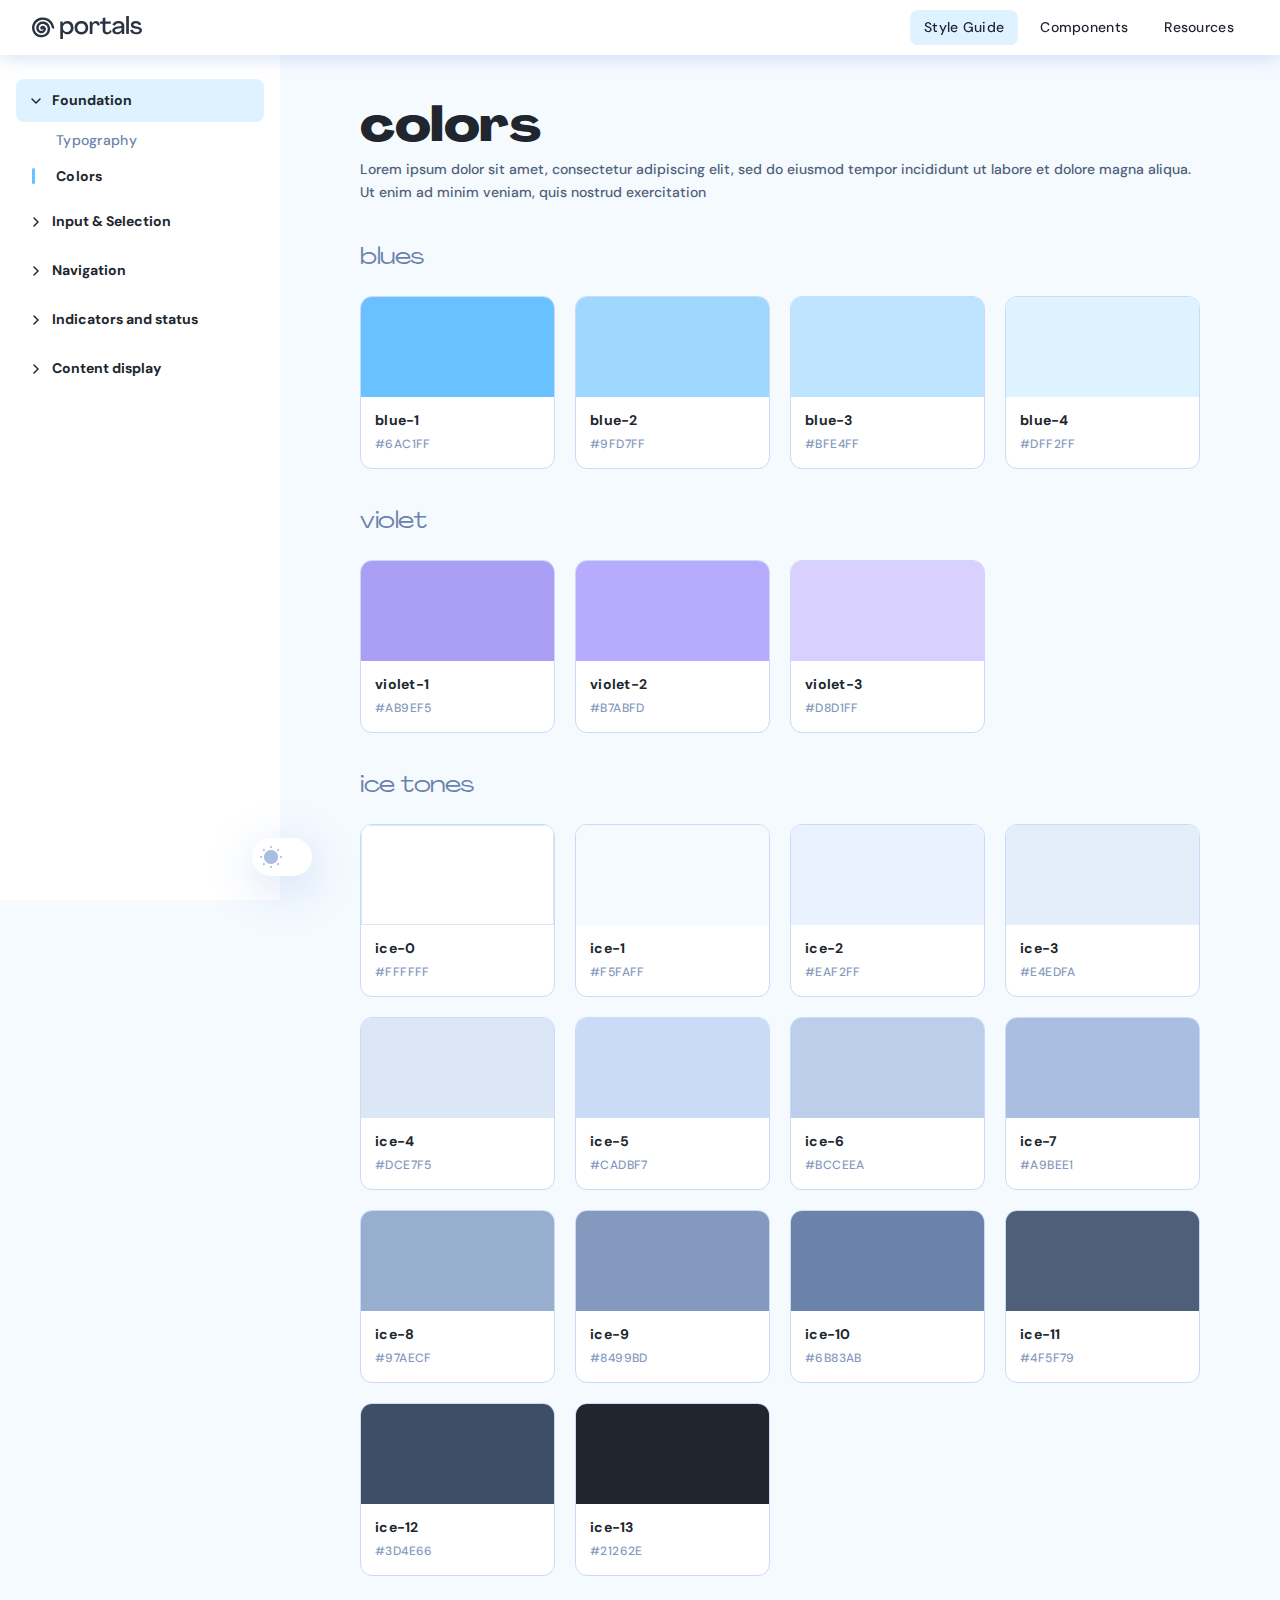
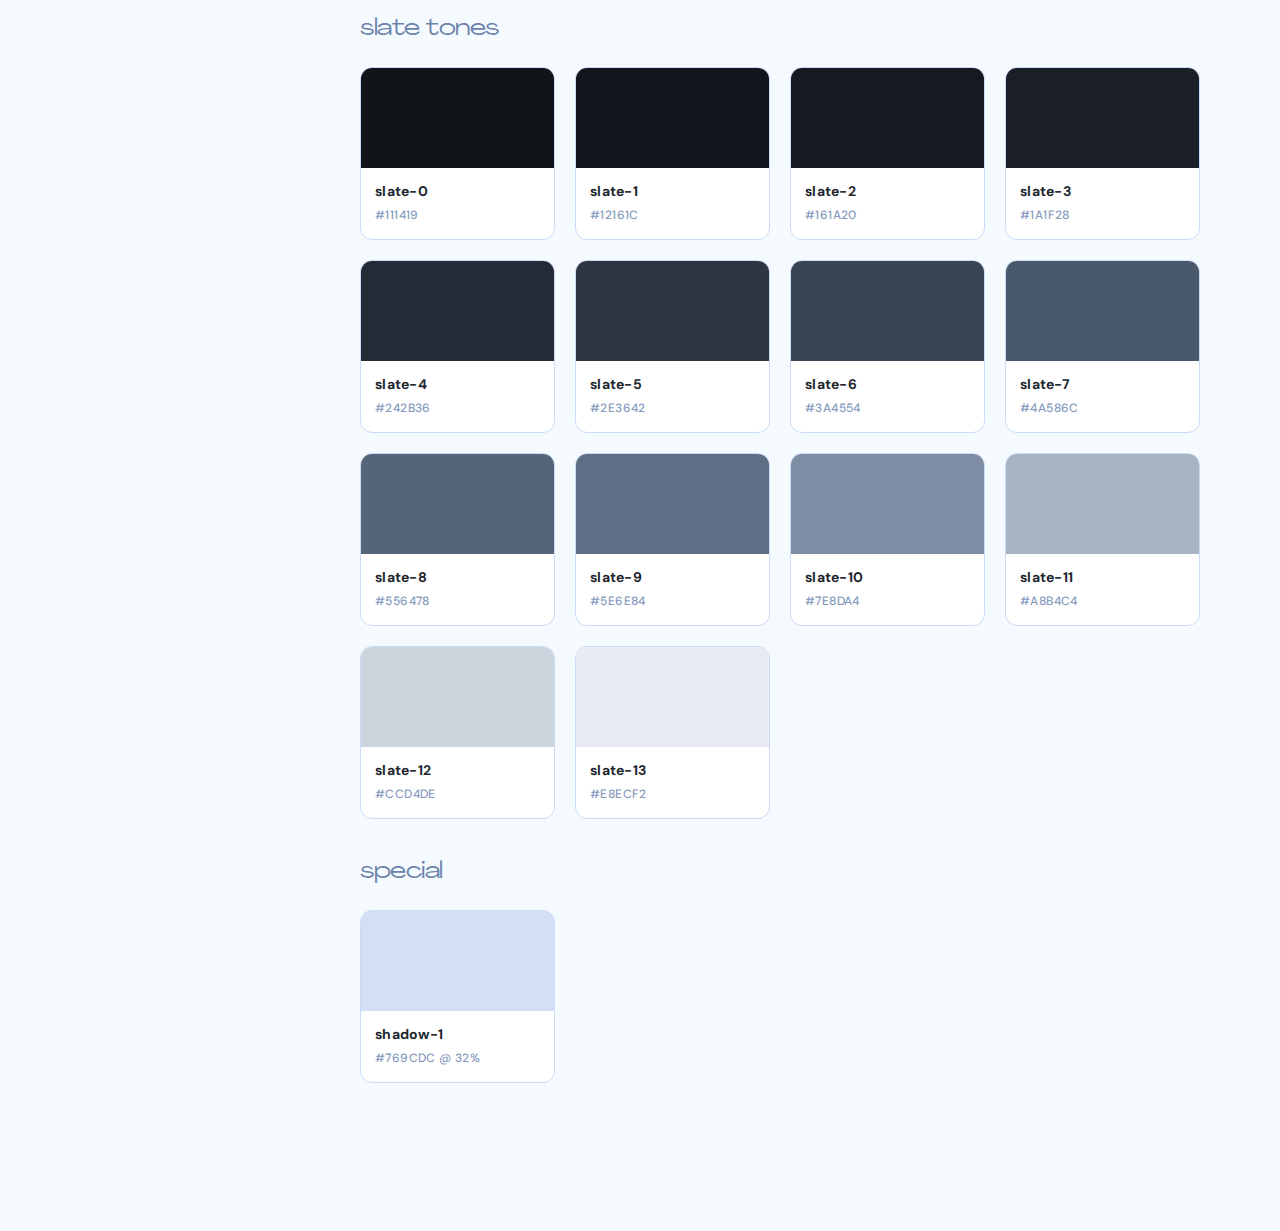
<file: pages/colors.html>
<!DOCTYPE html>
<html lang="en">
<head>
  <meta charset="UTF-8">
  <meta name="viewport" content="width=device-width, initial-scale=1.0">
  <title>Colors — Portals Style Guide</title>
  <link rel="stylesheet" href="../styles.css">
  <script>
    (function(){var t=localStorage.getItem('portals-theme');if(t==='dark')document.documentElement.setAttribute('data-theme','dark');})();
  </script>
</head>
<body>

  <!-- Top Bar -->
  <header class="style-guide__topbar">
    <a href="../index.html" class="style-guide__topbar-logo">
      <img src="../portals-logo.svg" alt="Portals">
    </a>
    <nav class="style-guide__topbar-nav">
      <a href="../index.html" class="topbar-link topbar-link--active">Style Guide</a>
      <a href="#" class="topbar-link">Components</a>
      <a href="#" class="topbar-link">Resources</a>
    </nav>
  </header>

  <div class="style-guide">

    <!-- Sidebar Navigation -->
    <nav class="style-guide__sidebar">
      <div class="style-guide__sidebar-nav">

        <!-- Foundation (active) -->
        <details class="sidebar-category" open>
          <summary>Foundation</summary>
          <div class="sidebar-category__content">
            <div class="sidebar-category__inner">
              <a href="typography.html" class="sidebar-link">Typography</a>
              <a href="colors.html" class="sidebar-link sidebar-link--active">Colors</a>
            </div>
          </div>
        </details>

        <!-- Input & Selection -->
        <details class="sidebar-category">
          <summary>Input & Selection</summary>
          <div class="sidebar-category__content">
            <div class="sidebar-category__inner">
              <a href="buttons.html" class="sidebar-link">Buttons & Toggles</a>
              <a href="radio.html" class="sidebar-link">Radio & Checkmarks</a>
              <a href="dropdowns.html" class="sidebar-link">Dropdowns</a>
              <a href="#date-picker" class="sidebar-link">Date picker</a>
              <a href="file-upload.html" class="sidebar-link">File upload</a>
              <a href="form-fields.html" class="sidebar-link">Form fields</a>
              <a href="#menu" class="sidebar-link">Menu</a>
              <a href="#segmented-control" class="sidebar-link">Segmented control</a>
              <a href="#slider" class="sidebar-link">Slider</a>
              <a href="#star-rating" class="sidebar-link">Star rating</a>
              <a href="#stepper" class="sidebar-link">Stepper</a>
              <a href="#switch" class="sidebar-link">Switch</a>
              <a href="#time-picker" class="sidebar-link">Time picker</a>
            </div>
          </div>
        </details>

        <!-- Navigation -->
        <details class="sidebar-category">
          <summary>Navigation</summary>
          <div class="sidebar-category__content">
            <div class="sidebar-category__inner">
              <a href="#breadcrumbs" class="sidebar-link">Breadcrumbs</a>
              <a href="#bottom-navigation" class="sidebar-link">Bottom navigation</a>
              <a href="#link" class="sidebar-link">Link</a>
              <a href="#navigation-header" class="sidebar-link">Navigation header</a>
              <a href="#page-controls" class="sidebar-link">Page controls</a>
              <a href="#pagination" class="sidebar-link">Pagination</a>
              <a href="#side-navigation" class="sidebar-link">Side navigation</a>
              <a href="tabs.html" class="sidebar-link">Tabs</a>
              <a href="#top-navigation" class="sidebar-link">Top navigation</a>
            </div>
          </div>
        </details>

        <!-- Indicators and status -->
        <details class="sidebar-category">
          <summary>Indicators and status</summary>
          <div class="sidebar-category__content">
            <div class="sidebar-category__inner">
              <a href="#badge" class="sidebar-link">Badge</a>
              <a href="#empty-state" class="sidebar-link">Empty state</a>
              <a href="#placeholder" class="sidebar-link">Placeholder</a>
              <a href="#progress-bar" class="sidebar-link">Progress bar</a>
              <a href="#progress-circle" class="sidebar-link">Progress circle</a>
              <a href="#progress-steps" class="sidebar-link">Progress steps</a>
              <a href="#tag" class="sidebar-link">Tag</a>
            </div>
          </div>
        </details>

        <!-- Content display -->
        <details class="sidebar-category">
          <summary>Content display</summary>
          <div class="sidebar-category__content">
            <div class="sidebar-category__inner">
              <a href="accordion.html" class="sidebar-link">Accordion</a>
              <a href="#avatar" class="sidebar-link">Avatar</a>
              <a href="cards.html" class="sidebar-link">Cards</a>
              <a href="#draggable-list" class="sidebar-link">Draggable list</a>
              <a href="#list-item" class="sidebar-link">List item</a>
              <a href="#section-heading" class="sidebar-link">Section heading</a>
              <a href="#tile" class="sidebar-link">Tile</a>
              <a href="friends-module.html" class="sidebar-link">Friends module</a>
            </div>
          </div>
        </details>

      </div>

      <!-- Theme Toggle -->
      <button class="theme-toggle" aria-label="Toggle dark mode">
        <span class="theme-toggle__icon theme-toggle__sun">
          <svg viewBox="0 0 22 22" fill="none" xmlns="http://www.w3.org/2000/svg">
            <path d="M11.0128 18.0323C14.8858 18.0323 18.0255 14.8926 18.0255 11.0196C18.0255 7.14655 14.8858 4.00684 11.0128 4.00684C7.13972 4.00684 4 7.14655 4 11.0196C4 14.8926 7.13972 18.0323 11.0128 18.0323Z" fill="currentColor"/>
            <path d="M11.02 22C10.469 22 10.0182 21.5893 10.0182 21.0383V20.9581C10.0182 20.4071 10.469 19.9563 11.02 19.9563C11.571 19.9563 12.0219 20.4071 12.0219 20.9581C12.0219 21.5091 11.571 22 11.02 22ZM18.173 19.1749C17.9126 19.1749 17.6621 19.0747 17.4617 18.8843L17.3315 18.7541C16.9408 18.3634 16.9408 17.7322 17.3315 17.3415C17.7222 16.9508 18.3534 16.9508 18.7441 17.3415L18.8743 17.4718C19.265 17.8625 19.265 18.4936 18.8743 18.8843C18.684 19.0747 18.4335 19.1749 18.173 19.1749ZM3.86703 19.1749C3.60656 19.1749 3.3561 19.0747 3.15574 18.8843C2.76503 18.4936 2.76503 17.8625 3.15574 17.4718L3.28597 17.3415C3.67669 16.9508 4.30783 16.9508 4.69854 17.3415C5.08925 17.7322 5.08925 18.3634 4.69854 18.7541L4.56831 18.8843C4.37796 19.0747 4.11749 19.1749 3.86703 19.1749ZM21.0383 12.0219H20.9581C20.4071 12.0219 19.9563 11.571 19.9563 11.02C19.9563 10.469 20.4071 10.0182 20.9581 10.0182C21.5091 10.0182 22 10.469 22 11.02C22 11.571 21.5893 12.0219 21.0383 12.0219ZM1.08197 12.0219H1.00182C0.45082 12.0219 0 11.571 0 11.02C0 10.469 0.45082 10.0182 1.00182 10.0182C1.55282 10.0182 2.04372 10.469 2.04372 11.02C2.04372 11.571 1.63297 12.0219 1.08197 12.0219ZM18.0428 4.99909C17.7823 4.99909 17.5319 4.89891 17.3315 4.70856C16.9408 4.31785 16.9408 3.6867 17.3315 3.29599L17.4617 3.16576C17.8525 2.77505 18.4836 2.77505 18.8743 3.16576C19.265 3.55647 19.265 4.18761 18.8743 4.57832L18.7441 4.70856C18.5537 4.89891 18.3033 4.99909 18.0428 4.99909ZM3.99727 4.99909C3.73679 4.99909 3.48634 4.89891 3.28597 4.70856L3.15574 4.56831C2.76503 4.1776 2.76503 3.54645 3.15574 3.15574C3.54645 2.76503 4.1776 2.76503 4.56831 3.15574L4.69854 3.28597C5.08925 3.67669 5.08925 4.30783 4.69854 4.69854C4.5082 4.89891 4.24772 4.99909 3.99727 4.99909ZM11.02 2.04372C10.469 2.04372 10.0182 1.63297 10.0182 1.08197V1.00182C10.0182 0.45082 10.469 0 11.02 0C11.571 0 12.0219 0.45082 12.0219 1.00182C12.0219 1.55282 11.571 2.04372 11.02 2.04372Z" fill="currentColor"/>
          </svg>
        </span>
        <span class="theme-toggle__icon theme-toggle__moon">
          <svg viewBox="0 0 22 22" fill="none" xmlns="http://www.w3.org/2000/svg">
            <path d="M21.8215 15.3305C21.6399 15.0333 21.1291 14.5711 19.8577 14.7912C19.154 14.9122 18.4389 14.9673 17.7237 14.9342C15.0789 14.8242 12.6838 13.6466 11.0152 11.8306C9.53956 10.2348 8.63146 8.15465 8.62011 5.90946C8.62011 4.65479 8.86984 3.44415 9.38064 2.29954C9.88009 1.18795 9.5282 0.604643 9.27848 0.362515C9.0174 0.10938 8.40444 -0.242806 7.20122 0.241451C2.5586 2.13446 -0.313242 6.64685 0.0272929 11.4784C0.367827 16.0238 3.65966 19.9089 8.0185 21.3727C9.06281 21.7249 10.1639 21.934 11.299 21.978C11.4806 21.989 11.6622 22 11.8438 22C15.6465 22 19.2107 20.2611 21.4583 17.3005C22.2188 16.277 22.0145 15.6276 21.8215 15.3305Z" fill="currentColor"/>
          </svg>
        </span>
      </button>
    </nav>

    <!-- Main Content -->
    <main class="style-guide__content">

      <!-- Page Header -->
      <div class="page-header">
        <h2 class="page-header__title">colors</h2>
        <p class="page-header__description">Lorem ipsum dolor sit amet, consectetur adipiscing elit, sed do eiusmod tempor incididunt ut labore et dolore magna aliqua. Ut enim ad minim veniam, quis nostrud exercitation</p>
      </div>

      <!-- ==================== COLORS ==================== -->
      <section class="style-guide__section" id="colors">

        <!-- Blues -->
        <div class="style-guide__subsection-title">Blues</div>
        <div class="color-grid">
          <div class="color-swatch">
            <div class="color-swatch__preview" style="background-color: var(--blue-1);"></div>
            <div class="color-swatch__label">
              <div class="color-swatch__name">blue-1</div>
              <div class="color-swatch__hex">#6AC1FF</div>
            </div>
          </div>
          <div class="color-swatch">
            <div class="color-swatch__preview" style="background-color: var(--blue-2);"></div>
            <div class="color-swatch__label">
              <div class="color-swatch__name">blue-2</div>
              <div class="color-swatch__hex">#9FD7FF</div>
            </div>
          </div>
          <div class="color-swatch">
            <div class="color-swatch__preview" style="background-color: var(--blue-3);"></div>
            <div class="color-swatch__label">
              <div class="color-swatch__name">blue-3</div>
              <div class="color-swatch__hex">#BFE4FF</div>
            </div>
          </div>
          <div class="color-swatch">
            <div class="color-swatch__preview" style="background-color: var(--blue-4);"></div>
            <div class="color-swatch__label">
              <div class="color-swatch__name">blue-4</div>
              <div class="color-swatch__hex">#DFF2FF</div>
            </div>
          </div>
        </div>

        <!-- Violet -->
        <div class="style-guide__subsection-title">Violet</div>
        <div class="color-grid">
          <div class="color-swatch">
            <div class="color-swatch__preview" style="background-color: var(--violet-1);"></div>
            <div class="color-swatch__label">
              <div class="color-swatch__name">violet-1</div>
              <div class="color-swatch__hex">#AB9EF5</div>
            </div>
          </div>
          <div class="color-swatch">
            <div class="color-swatch__preview" style="background-color: var(--violet-2);"></div>
            <div class="color-swatch__label">
              <div class="color-swatch__name">violet-2</div>
              <div class="color-swatch__hex">#B7ABFD</div>
            </div>
          </div>
          <div class="color-swatch">
            <div class="color-swatch__preview" style="background-color: var(--violet-3);"></div>
            <div class="color-swatch__label">
              <div class="color-swatch__name">violet-3</div>
              <div class="color-swatch__hex">#D8D1FF</div>
            </div>
          </div>
        </div>

        <!-- Ice Tones -->
        <div class="style-guide__subsection-title">Ice Tones</div>
        <div class="color-grid">
          <div class="color-swatch">
            <div class="color-swatch__preview" style="background-color: var(--ice-0); border: 1px solid var(--border-subtle);"></div>
            <div class="color-swatch__label">
              <div class="color-swatch__name">ice-0</div>
              <div class="color-swatch__hex">#FFFFFF</div>
            </div>
          </div>
          <div class="color-swatch">
            <div class="color-swatch__preview" style="background-color: var(--ice-1);"></div>
            <div class="color-swatch__label">
              <div class="color-swatch__name">ice-1</div>
              <div class="color-swatch__hex">#F5FAFF</div>
            </div>
          </div>
          <div class="color-swatch">
            <div class="color-swatch__preview" style="background-color: var(--ice-2);"></div>
            <div class="color-swatch__label">
              <div class="color-swatch__name">ice-2</div>
              <div class="color-swatch__hex">#EAF2FF</div>
            </div>
          </div>
          <div class="color-swatch">
            <div class="color-swatch__preview" style="background-color: var(--ice-3);"></div>
            <div class="color-swatch__label">
              <div class="color-swatch__name">ice-3</div>
              <div class="color-swatch__hex">#E4EDFA</div>
            </div>
          </div>
          <div class="color-swatch">
            <div class="color-swatch__preview" style="background-color: var(--ice-4);"></div>
            <div class="color-swatch__label">
              <div class="color-swatch__name">ice-4</div>
              <div class="color-swatch__hex">#DCE7F5</div>
            </div>
          </div>
          <div class="color-swatch">
            <div class="color-swatch__preview" style="background-color: var(--ice-5);"></div>
            <div class="color-swatch__label">
              <div class="color-swatch__name">ice-5</div>
              <div class="color-swatch__hex">#CADBF7</div>
            </div>
          </div>
          <div class="color-swatch">
            <div class="color-swatch__preview" style="background-color: var(--ice-6);"></div>
            <div class="color-swatch__label">
              <div class="color-swatch__name">ice-6</div>
              <div class="color-swatch__hex">#BCCEEA</div>
            </div>
          </div>
          <div class="color-swatch">
            <div class="color-swatch__preview" style="background-color: var(--ice-7);"></div>
            <div class="color-swatch__label">
              <div class="color-swatch__name">ice-7</div>
              <div class="color-swatch__hex">#A9BEE1</div>
            </div>
          </div>
          <div class="color-swatch">
            <div class="color-swatch__preview" style="background-color: var(--ice-8);"></div>
            <div class="color-swatch__label">
              <div class="color-swatch__name">ice-8</div>
              <div class="color-swatch__hex">#97AECF</div>
            </div>
          </div>
          <div class="color-swatch">
            <div class="color-swatch__preview" style="background-color: var(--ice-9);"></div>
            <div class="color-swatch__label">
              <div class="color-swatch__name">ice-9</div>
              <div class="color-swatch__hex">#8499BD</div>
            </div>
          </div>
          <div class="color-swatch">
            <div class="color-swatch__preview" style="background-color: var(--ice-10);"></div>
            <div class="color-swatch__label">
              <div class="color-swatch__name">ice-10</div>
              <div class="color-swatch__hex">#6B83AB</div>
            </div>
          </div>
          <div class="color-swatch">
            <div class="color-swatch__preview" style="background-color: var(--ice-11);"></div>
            <div class="color-swatch__label">
              <div class="color-swatch__name">ice-11</div>
              <div class="color-swatch__hex">#4F5F79</div>
            </div>
          </div>
          <div class="color-swatch">
            <div class="color-swatch__preview" style="background-color: var(--ice-12);"></div>
            <div class="color-swatch__label">
              <div class="color-swatch__name">ice-12</div>
              <div class="color-swatch__hex">#3D4E66</div>
            </div>
          </div>
          <div class="color-swatch">
            <div class="color-swatch__preview" style="background-color: var(--ice-13);"></div>
            <div class="color-swatch__label">
              <div class="color-swatch__name">ice-13</div>
              <div class="color-swatch__hex">#21262E</div>
            </div>
          </div>
        </div>

        <!-- Slate Tones -->
        <div class="style-guide__subsection-title">Slate Tones</div>
        <div class="color-grid">
          <div class="color-swatch">
            <div class="color-swatch__preview" style="background-color: var(--slate-0);"></div>
            <div class="color-swatch__label">
              <div class="color-swatch__name">slate-0</div>
              <div class="color-swatch__hex">#111419</div>
            </div>
          </div>
          <div class="color-swatch">
            <div class="color-swatch__preview" style="background-color: var(--slate-1);"></div>
            <div class="color-swatch__label">
              <div class="color-swatch__name">slate-1</div>
              <div class="color-swatch__hex">#12161C</div>
            </div>
          </div>
          <div class="color-swatch">
            <div class="color-swatch__preview" style="background-color: var(--slate-2);"></div>
            <div class="color-swatch__label">
              <div class="color-swatch__name">slate-2</div>
              <div class="color-swatch__hex">#161A20</div>
            </div>
          </div>
          <div class="color-swatch">
            <div class="color-swatch__preview" style="background-color: var(--slate-3);"></div>
            <div class="color-swatch__label">
              <div class="color-swatch__name">slate-3</div>
              <div class="color-swatch__hex">#1A1F28</div>
            </div>
          </div>
          <div class="color-swatch">
            <div class="color-swatch__preview" style="background-color: var(--slate-4);"></div>
            <div class="color-swatch__label">
              <div class="color-swatch__name">slate-4</div>
              <div class="color-swatch__hex">#242B36</div>
            </div>
          </div>
          <div class="color-swatch">
            <div class="color-swatch__preview" style="background-color: var(--slate-5);"></div>
            <div class="color-swatch__label">
              <div class="color-swatch__name">slate-5</div>
              <div class="color-swatch__hex">#2E3642</div>
            </div>
          </div>
          <div class="color-swatch">
            <div class="color-swatch__preview" style="background-color: var(--slate-6);"></div>
            <div class="color-swatch__label">
              <div class="color-swatch__name">slate-6</div>
              <div class="color-swatch__hex">#3A4554</div>
            </div>
          </div>
          <div class="color-swatch">
            <div class="color-swatch__preview" style="background-color: var(--slate-7);"></div>
            <div class="color-swatch__label">
              <div class="color-swatch__name">slate-7</div>
              <div class="color-swatch__hex">#4A586C</div>
            </div>
          </div>
          <div class="color-swatch">
            <div class="color-swatch__preview" style="background-color: var(--slate-8);"></div>
            <div class="color-swatch__label">
              <div class="color-swatch__name">slate-8</div>
              <div class="color-swatch__hex">#556478</div>
            </div>
          </div>
          <div class="color-swatch">
            <div class="color-swatch__preview" style="background-color: var(--slate-9);"></div>
            <div class="color-swatch__label">
              <div class="color-swatch__name">slate-9</div>
              <div class="color-swatch__hex">#5E6E84</div>
            </div>
          </div>
          <div class="color-swatch">
            <div class="color-swatch__preview" style="background-color: var(--slate-10);"></div>
            <div class="color-swatch__label">
              <div class="color-swatch__name">slate-10</div>
              <div class="color-swatch__hex">#7E8DA4</div>
            </div>
          </div>
          <div class="color-swatch">
            <div class="color-swatch__preview" style="background-color: var(--slate-11);"></div>
            <div class="color-swatch__label">
              <div class="color-swatch__name">slate-11</div>
              <div class="color-swatch__hex">#A8B4C4</div>
            </div>
          </div>
          <div class="color-swatch">
            <div class="color-swatch__preview" style="background-color: var(--slate-12);"></div>
            <div class="color-swatch__label">
              <div class="color-swatch__name">slate-12</div>
              <div class="color-swatch__hex">#CCD4DE</div>
            </div>
          </div>
          <div class="color-swatch">
            <div class="color-swatch__preview" style="background-color: var(--slate-13);"></div>
            <div class="color-swatch__label">
              <div class="color-swatch__name">slate-13</div>
              <div class="color-swatch__hex">#E8ECF2</div>
            </div>
          </div>
        </div>

        <!-- Special -->
        <div class="style-guide__subsection-title">Special</div>
        <div class="color-grid">
          <div class="color-swatch">
            <div class="color-swatch__preview" style="background-color: var(--shadow-1);"></div>
            <div class="color-swatch__label">
              <div class="color-swatch__name">shadow-1</div>
              <div class="color-swatch__hex">#769CDC @ 32%</div>
            </div>
          </div>
        </div>
      </section>

    </main>
  </div>

  <script src="../sidebar.js"></script>
</body>
</html>
</file>
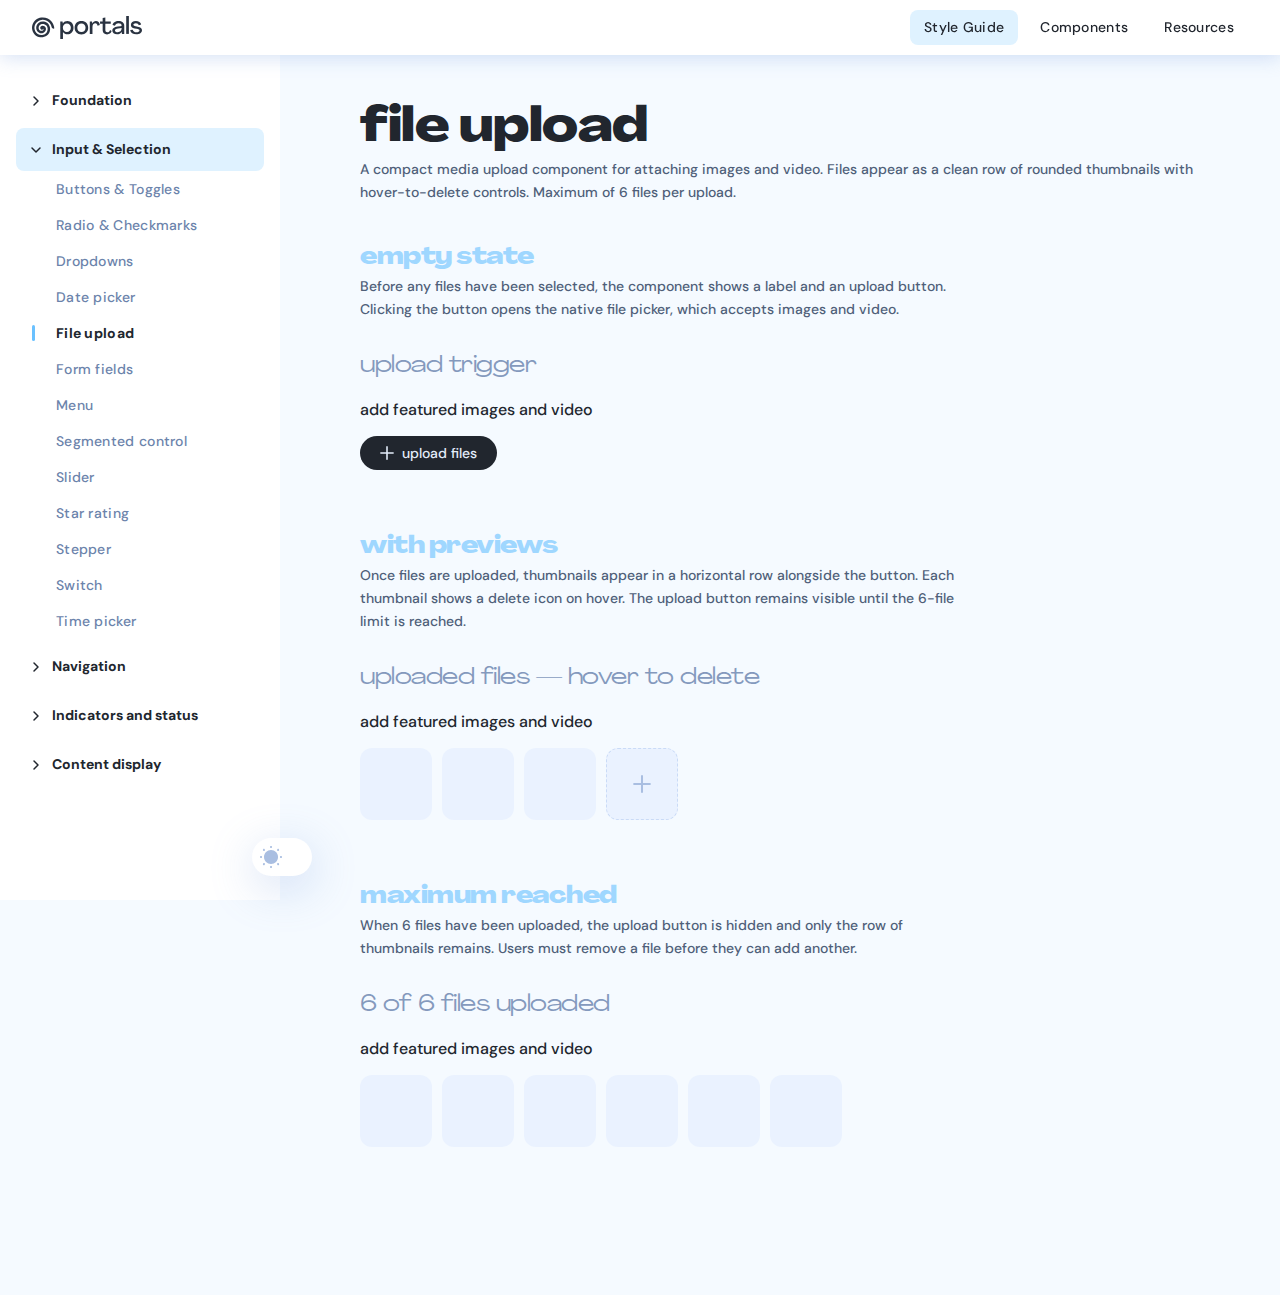
<file: pages/file-upload.html>
<!DOCTYPE html>
<html lang="en">
<head>
  <meta charset="UTF-8">
  <meta name="viewport" content="width=device-width, initial-scale=1.0">
  <title>File Upload — Portals Style Guide</title>
  <link rel="stylesheet" href="../styles.css">
  <script>
    (function(){var t=localStorage.getItem('portals-theme');if(t==='dark')document.documentElement.setAttribute('data-theme','dark');})();
  </script>
</head>
<body>

  <!-- Top Bar -->
  <header class="style-guide__topbar">
    <a href="../index.html" class="style-guide__topbar-logo">
      <img src="../portals-logo.svg" alt="Portals">
    </a>
    <nav class="style-guide__topbar-nav">
      <a href="../index.html" class="topbar-link topbar-link--active">Style Guide</a>
      <a href="#" class="topbar-link">Components</a>
      <a href="#" class="topbar-link">Resources</a>
    </nav>
  </header>

  <div class="style-guide">

    <!-- Sidebar Navigation -->
    <nav class="style-guide__sidebar">
      <div class="style-guide__sidebar-nav">

        <!-- Foundation -->
        <details class="sidebar-category">
          <summary>Foundation</summary>
          <div class="sidebar-category__content">
            <div class="sidebar-category__inner">
              <a href="typography.html" class="sidebar-link">Typography</a>
              <a href="colors.html" class="sidebar-link">Colors</a>
            </div>
          </div>
        </details>

        <!-- Input & Selection (active) -->
        <details class="sidebar-category" open>
          <summary>Input & Selection</summary>
          <div class="sidebar-category__content">
            <div class="sidebar-category__inner">
              <a href="buttons.html" class="sidebar-link">Buttons & Toggles</a>
              <a href="radio.html" class="sidebar-link">Radio & Checkmarks</a>
              <a href="dropdowns.html" class="sidebar-link">Dropdowns</a>
              <a href="#date-picker" class="sidebar-link">Date picker</a>
              <a href="file-upload.html" class="sidebar-link sidebar-link--active">File upload</a>
              <a href="form-fields.html" class="sidebar-link">Form fields</a>
              <a href="#menu" class="sidebar-link">Menu</a>
              <a href="#segmented-control" class="sidebar-link">Segmented control</a>
              <a href="#slider" class="sidebar-link">Slider</a>
              <a href="#star-rating" class="sidebar-link">Star rating</a>
              <a href="#stepper" class="sidebar-link">Stepper</a>
              <a href="#switch" class="sidebar-link">Switch</a>
              <a href="#time-picker" class="sidebar-link">Time picker</a>
            </div>
          </div>
        </details>

        <!-- Navigation -->
        <details class="sidebar-category">
          <summary>Navigation</summary>
          <div class="sidebar-category__content">
            <div class="sidebar-category__inner">
              <a href="#breadcrumbs" class="sidebar-link">Breadcrumbs</a>
              <a href="#bottom-navigation" class="sidebar-link">Bottom navigation</a>
              <a href="#link" class="sidebar-link">Link</a>
              <a href="#navigation-header" class="sidebar-link">Navigation header</a>
              <a href="#page-controls" class="sidebar-link">Page controls</a>
              <a href="#pagination" class="sidebar-link">Pagination</a>
              <a href="#side-navigation" class="sidebar-link">Side navigation</a>
              <a href="tabs.html" class="sidebar-link">Tabs</a>
              <a href="#top-navigation" class="sidebar-link">Top navigation</a>
            </div>
          </div>
        </details>

        <!-- Indicators and status -->
        <details class="sidebar-category">
          <summary>Indicators and status</summary>
          <div class="sidebar-category__content">
            <div class="sidebar-category__inner">
              <a href="#badge" class="sidebar-link">Badge</a>
              <a href="#empty-state" class="sidebar-link">Empty state</a>
              <a href="#placeholder" class="sidebar-link">Placeholder</a>
              <a href="#progress-bar" class="sidebar-link">Progress bar</a>
              <a href="#progress-circle" class="sidebar-link">Progress circle</a>
              <a href="#progress-steps" class="sidebar-link">Progress steps</a>
              <a href="#tag" class="sidebar-link">Tag</a>
            </div>
          </div>
        </details>

        <!-- Content display -->
        <details class="sidebar-category">
          <summary>Content display</summary>
          <div class="sidebar-category__content">
            <div class="sidebar-category__inner">
              <a href="accordion.html" class="sidebar-link">Accordion</a>
              <a href="#avatar" class="sidebar-link">Avatar</a>
              <a href="cards.html" class="sidebar-link">Cards</a>
              <a href="#draggable-list" class="sidebar-link">Draggable list</a>
              <a href="#list-item" class="sidebar-link">List item</a>
              <a href="#section-heading" class="sidebar-link">Section heading</a>
              <a href="#tile" class="sidebar-link">Tile</a>
              <a href="friends-module.html" class="sidebar-link">Friends module</a>
            </div>
          </div>
        </details>

      </div>

      <!-- Theme Toggle -->
      <button class="theme-toggle" aria-label="Toggle dark mode">
        <span class="theme-toggle__icon theme-toggle__sun">
          <svg viewBox="0 0 22 22" fill="none" xmlns="http://www.w3.org/2000/svg">
            <path d="M11.0128 18.0323C14.8858 18.0323 18.0255 14.8926 18.0255 11.0196C18.0255 7.14655 14.8858 4.00684 11.0128 4.00684C7.13972 4.00684 4 7.14655 4 11.0196C4 14.8926 7.13972 18.0323 11.0128 18.0323Z" fill="currentColor"/>
            <path d="M11.02 22C10.469 22 10.0182 21.5893 10.0182 21.0383V20.9581C10.0182 20.4071 10.469 19.9563 11.02 19.9563C11.571 19.9563 12.0219 20.4071 12.0219 20.9581C12.0219 21.5091 11.571 22 11.02 22ZM18.173 19.1749C17.9126 19.1749 17.6621 19.0747 17.4617 18.8843L17.3315 18.7541C16.9408 18.3634 16.9408 17.7322 17.3315 17.3415C17.7222 16.9508 18.3534 16.9508 18.7441 17.3415L18.8743 17.4718C19.265 17.8625 19.265 18.4936 18.8743 18.8843C18.684 19.0747 18.4335 19.1749 18.173 19.1749ZM3.86703 19.1749C3.60656 19.1749 3.3561 19.0747 3.15574 18.8843C2.76503 18.4936 2.76503 17.8625 3.15574 17.4718L3.28597 17.3415C3.67669 16.9508 4.30783 16.9508 4.69854 17.3415C5.08925 17.7322 5.08925 18.3634 4.69854 18.7541L4.56831 18.8843C4.37796 19.0747 4.11749 19.1749 3.86703 19.1749ZM21.0383 12.0219H20.9581C20.4071 12.0219 19.9563 11.571 19.9563 11.02C19.9563 10.469 20.4071 10.0182 20.9581 10.0182C21.5091 10.0182 22 10.469 22 11.02C22 11.571 21.5893 12.0219 21.0383 12.0219ZM1.08197 12.0219H1.00182C0.45082 12.0219 0 11.571 0 11.02C0 10.469 0.45082 10.0182 1.00182 10.0182C1.55282 10.0182 2.04372 10.469 2.04372 11.02C2.04372 11.571 1.63297 12.0219 1.08197 12.0219ZM18.0428 4.99909C17.7823 4.99909 17.5319 4.89891 17.3315 4.70856C16.9408 4.31785 16.9408 3.6867 17.3315 3.29599L17.4617 3.16576C17.8525 2.77505 18.4836 2.77505 18.8743 3.16576C19.265 3.55647 19.265 4.18761 18.8743 4.57832L18.7441 4.70856C18.5537 4.89891 18.3033 4.99909 18.0428 4.99909ZM3.99727 4.99909C3.73679 4.99909 3.48634 4.89891 3.28597 4.70856L3.15574 4.56831C2.76503 4.1776 2.76503 3.54645 3.15574 3.15574C3.54645 2.76503 4.1776 2.76503 4.56831 3.15574L4.69854 3.28597C5.08925 3.67669 5.08925 4.30783 4.69854 4.69854C4.5082 4.89891 4.24772 4.99909 3.99727 4.99909ZM11.02 2.04372C10.469 2.04372 10.0182 1.63297 10.0182 1.08197V1.00182C10.0182 0.45082 10.469 0 11.02 0C11.571 0 12.0219 0.45082 12.0219 1.00182C12.0219 1.55282 11.571 2.04372 11.02 2.04372Z" fill="currentColor"/>
          </svg>
        </span>
        <span class="theme-toggle__icon theme-toggle__moon">
          <svg viewBox="0 0 22 22" fill="none" xmlns="http://www.w3.org/2000/svg">
            <path d="M21.8215 15.3305C21.6399 15.0333 21.1291 14.5711 19.8577 14.7912C19.154 14.9122 18.4389 14.9673 17.7237 14.9342C15.0789 14.8242 12.6838 13.6466 11.0152 11.8306C9.53956 10.2348 8.63146 8.15465 8.62011 5.90946C8.62011 4.65479 8.86984 3.44415 9.38064 2.29954C9.88009 1.18795 9.5282 0.604643 9.27848 0.362515C9.0174 0.10938 8.40444 -0.242806 7.20122 0.241451C2.5586 2.13446 -0.313242 6.64685 0.0272929 11.4784C0.367827 16.0238 3.65966 19.9089 8.0185 21.3727C9.06281 21.7249 10.1639 21.934 11.299 21.978C11.4806 21.989 11.6622 22 11.8438 22C15.6465 22 19.2107 20.2611 21.4583 17.3005C22.2188 16.277 22.0145 15.6276 21.8215 15.3305Z" fill="currentColor"/>
          </svg>
        </span>
      </button>
    </nav>

    <!-- Main Content -->
    <main class="style-guide__content">

      <!-- ==================== FILE UPLOAD ==================== -->
      <section class="style-guide__section" id="file-upload">

        <!-- Page Header -->
        <div class="page-header">
          <h2 class="page-header__title">file upload</h2>
          <p class="page-header__description">A compact media upload component for attaching images and video. Files appear as a clean row of rounded thumbnails with hover-to-delete controls. Maximum of 6 files per upload.</p>
        </div>

        <!-- ===== Empty State ===== -->
        <div class="section-header">
          <h3 class="section-header__title">empty state</h3>
          <p class="section-header__description">Before any files have been selected, the component shows a label and an upload button. Clicking the button opens the native file picker, which accepts images and video.</p>
        </div>

        <div class="component-display">
          <div class="component-display__label">upload trigger</div>
          <div class="component-display__row">
            <div class="component-display__column" style="max-width:600px;">
              <div class="media-upload">
                <p class="p1 media-upload__label">add featured images and video</p>
                <label class="media-upload__btn">
                  <input type="file" class="media-upload__input" accept="image/*,video/*" multiple>
                  <span class="media-upload__btn-icon">
                    <svg viewBox="0 0 16 16" fill="none" xmlns="http://www.w3.org/2000/svg">
                      <path d="M8 1V15M1 8H15" stroke="currentColor" stroke-width="1.8" stroke-linecap="round"/>
                    </svg>
                  </span>
                  <span class="media-upload__btn-text">upload files</span>
                </label>
              </div>
            </div>
          </div>
        </div>

        <!-- ===== With Previews ===== -->
        <div class="section-header">
          <h3 class="section-header__title">with previews</h3>
          <p class="section-header__description">Once files are uploaded, thumbnails appear in a horizontal row alongside the button. Each thumbnail shows a delete icon on hover. The upload button remains visible until the 6-file limit is reached.</p>
        </div>

        <div class="component-display">
          <div class="component-display__label">uploaded files &mdash; hover to delete</div>
          <div class="component-display__row">
            <div class="component-display__column" style="max-width:600px;">
              <div class="media-upload" id="demo-upload">
                <p class="p1 media-upload__label">add featured images and video</p>
                <div class="media-upload__row">
                  <!-- Preview 1 -->
                  <div class="media-upload__thumb">
                    <div class="media-upload__thumb-inner" style="background-color: var(--surface-sunken);"></div>
                    <button class="media-upload__thumb-delete" aria-label="Remove file">
                      <svg viewBox="0 0 12 12" fill="none" xmlns="http://www.w3.org/2000/svg">
                        <path d="M2.5 2.5L9.5 9.5M9.5 2.5L2.5 9.5" stroke="currentColor" stroke-width="1.5" stroke-linecap="round"/>
                      </svg>
                    </button>
                  </div>
                  <!-- Preview 2 -->
                  <div class="media-upload__thumb">
                    <div class="media-upload__thumb-inner" style="background-color: var(--surface-sunken);"></div>
                    <button class="media-upload__thumb-delete" aria-label="Remove file">
                      <svg viewBox="0 0 12 12" fill="none" xmlns="http://www.w3.org/2000/svg">
                        <path d="M2.5 2.5L9.5 9.5M9.5 2.5L2.5 9.5" stroke="currentColor" stroke-width="1.5" stroke-linecap="round"/>
                      </svg>
                    </button>
                  </div>
                  <!-- Preview 3 -->
                  <div class="media-upload__thumb">
                    <div class="media-upload__thumb-inner" style="background-color: var(--surface-sunken);"></div>
                    <button class="media-upload__thumb-delete" aria-label="Remove file">
                      <svg viewBox="0 0 12 12" fill="none" xmlns="http://www.w3.org/2000/svg">
                        <path d="M2.5 2.5L9.5 9.5M9.5 2.5L2.5 9.5" stroke="currentColor" stroke-width="1.5" stroke-linecap="round"/>
                      </svg>
                    </button>
                  </div>
                  <!-- Upload button inline -->
                  <label class="media-upload__btn media-upload__btn--inline">
                    <input type="file" class="media-upload__input" accept="image/*,video/*" multiple>
                    <span class="media-upload__btn-icon">
                      <svg viewBox="0 0 16 16" fill="none" xmlns="http://www.w3.org/2000/svg">
                        <path d="M8 1V15M1 8H15" stroke="currentColor" stroke-width="1.8" stroke-linecap="round"/>
                      </svg>
                    </span>
                  </label>
                </div>
              </div>
            </div>
          </div>
        </div>

        <!-- ===== Max Files Reached ===== -->
        <div class="section-header">
          <h3 class="section-header__title">maximum reached</h3>
          <p class="section-header__description">When 6 files have been uploaded, the upload button is hidden and only the row of thumbnails remains. Users must remove a file before they can add another.</p>
        </div>

        <div class="component-display">
          <div class="component-display__label">6 of 6 files uploaded</div>
          <div class="component-display__row">
            <div class="component-display__column" style="max-width:600px;">
              <div class="media-upload">
                <p class="p1 media-upload__label">add featured images and video</p>
                <div class="media-upload__row">
                  <div class="media-upload__thumb">
                    <div class="media-upload__thumb-inner" style="background-color: var(--surface-sunken);"></div>
                    <button class="media-upload__thumb-delete" aria-label="Remove file">
                      <svg viewBox="0 0 12 12" fill="none" xmlns="http://www.w3.org/2000/svg"><path d="M2.5 2.5L9.5 9.5M9.5 2.5L2.5 9.5" stroke="currentColor" stroke-width="1.5" stroke-linecap="round"/></svg>
                    </button>
                  </div>
                  <div class="media-upload__thumb">
                    <div class="media-upload__thumb-inner" style="background-color: var(--surface-sunken);"></div>
                    <button class="media-upload__thumb-delete" aria-label="Remove file">
                      <svg viewBox="0 0 12 12" fill="none" xmlns="http://www.w3.org/2000/svg"><path d="M2.5 2.5L9.5 9.5M9.5 2.5L2.5 9.5" stroke="currentColor" stroke-width="1.5" stroke-linecap="round"/></svg>
                    </button>
                  </div>
                  <div class="media-upload__thumb">
                    <div class="media-upload__thumb-inner" style="background-color: var(--surface-sunken);"></div>
                    <button class="media-upload__thumb-delete" aria-label="Remove file">
                      <svg viewBox="0 0 12 12" fill="none" xmlns="http://www.w3.org/2000/svg"><path d="M2.5 2.5L9.5 9.5M9.5 2.5L2.5 9.5" stroke="currentColor" stroke-width="1.5" stroke-linecap="round"/></svg>
                    </button>
                  </div>
                  <div class="media-upload__thumb">
                    <div class="media-upload__thumb-inner" style="background-color: var(--surface-sunken);"></div>
                    <button class="media-upload__thumb-delete" aria-label="Remove file">
                      <svg viewBox="0 0 12 12" fill="none" xmlns="http://www.w3.org/2000/svg"><path d="M2.5 2.5L9.5 9.5M9.5 2.5L2.5 9.5" stroke="currentColor" stroke-width="1.5" stroke-linecap="round"/></svg>
                    </button>
                  </div>
                  <div class="media-upload__thumb">
                    <div class="media-upload__thumb-inner" style="background-color: var(--surface-sunken);"></div>
                    <button class="media-upload__thumb-delete" aria-label="Remove file">
                      <svg viewBox="0 0 12 12" fill="none" xmlns="http://www.w3.org/2000/svg"><path d="M2.5 2.5L9.5 9.5M9.5 2.5L2.5 9.5" stroke="currentColor" stroke-width="1.5" stroke-linecap="round"/></svg>
                    </button>
                  </div>
                  <div class="media-upload__thumb">
                    <div class="media-upload__thumb-inner" style="background-color: var(--surface-sunken);"></div>
                    <button class="media-upload__thumb-delete" aria-label="Remove file">
                      <svg viewBox="0 0 12 12" fill="none" xmlns="http://www.w3.org/2000/svg"><path d="M2.5 2.5L9.5 9.5M9.5 2.5L2.5 9.5" stroke="currentColor" stroke-width="1.5" stroke-linecap="round"/></svg>
                    </button>
                  </div>
                </div>
              </div>
            </div>
          </div>
        </div>

      </section>

    </main>
  </div>

  <script src="../sidebar.js"></script>
</body>
</html>
</file>
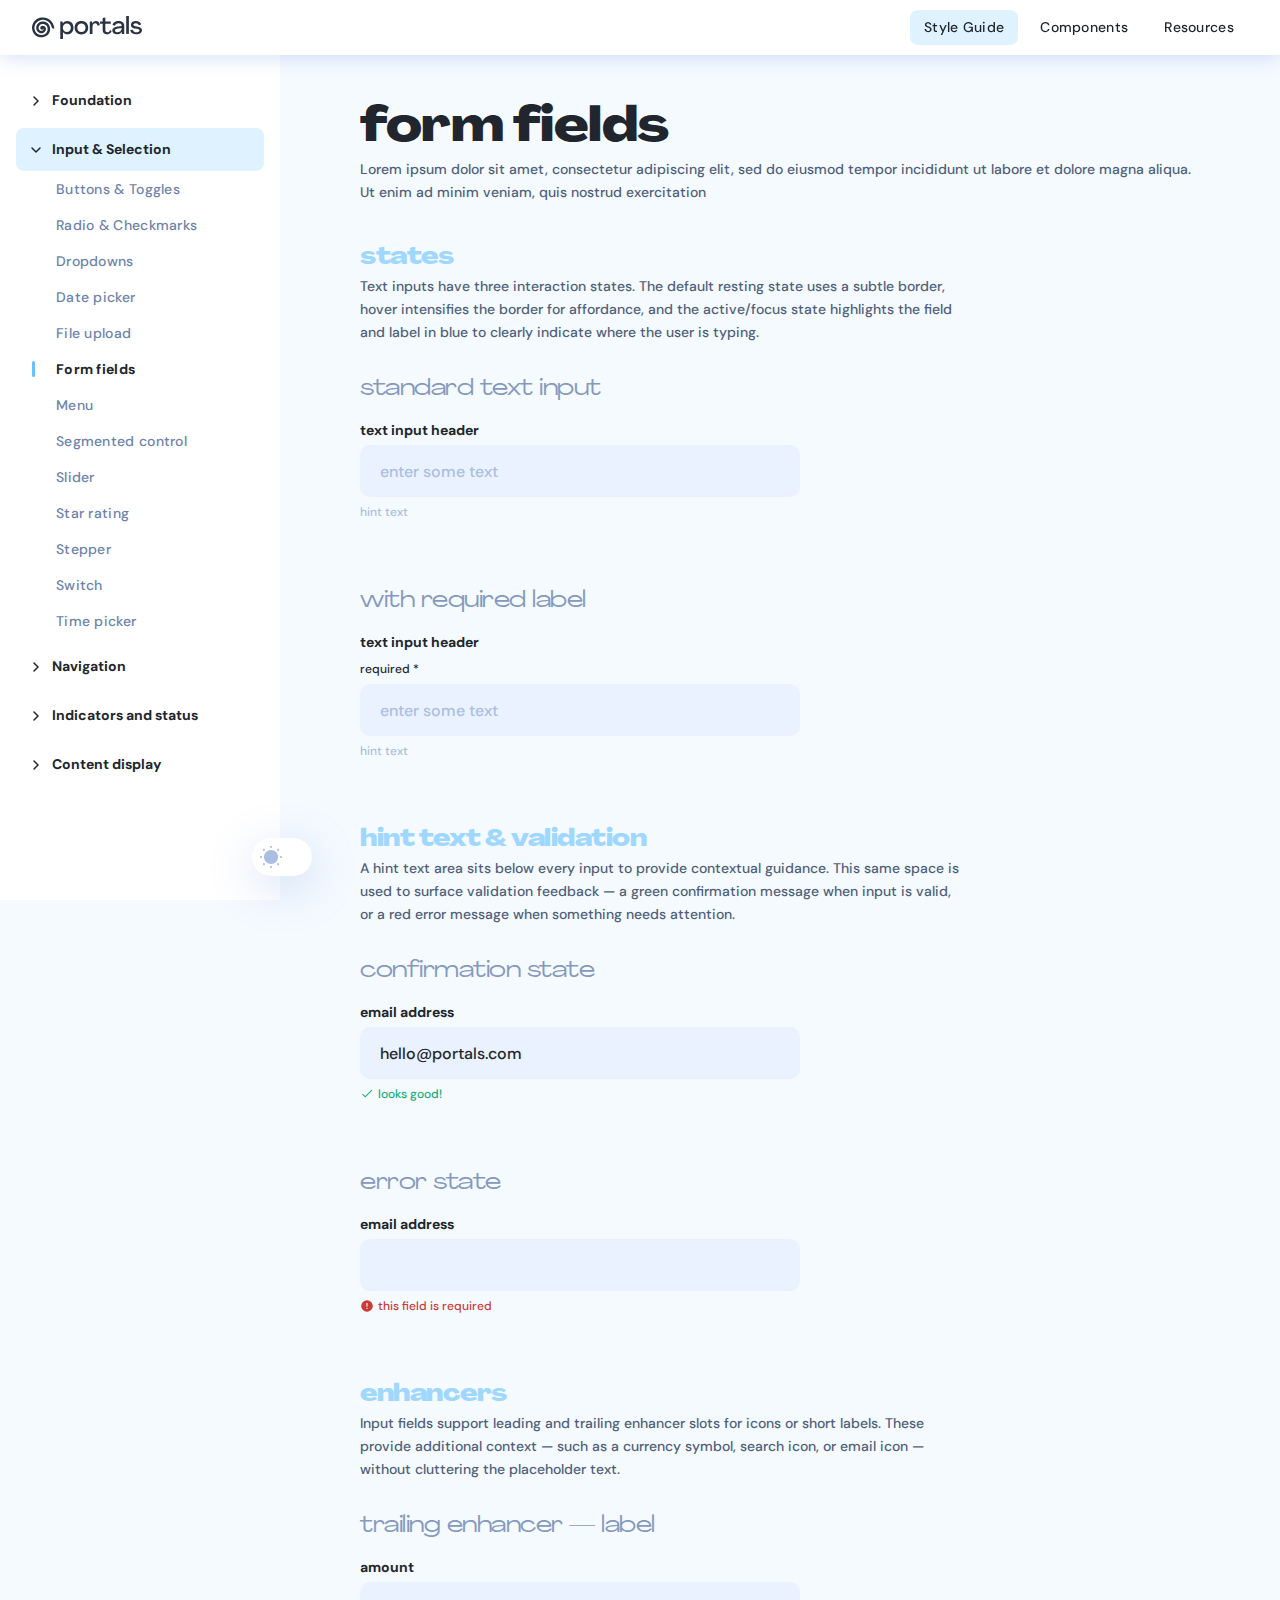
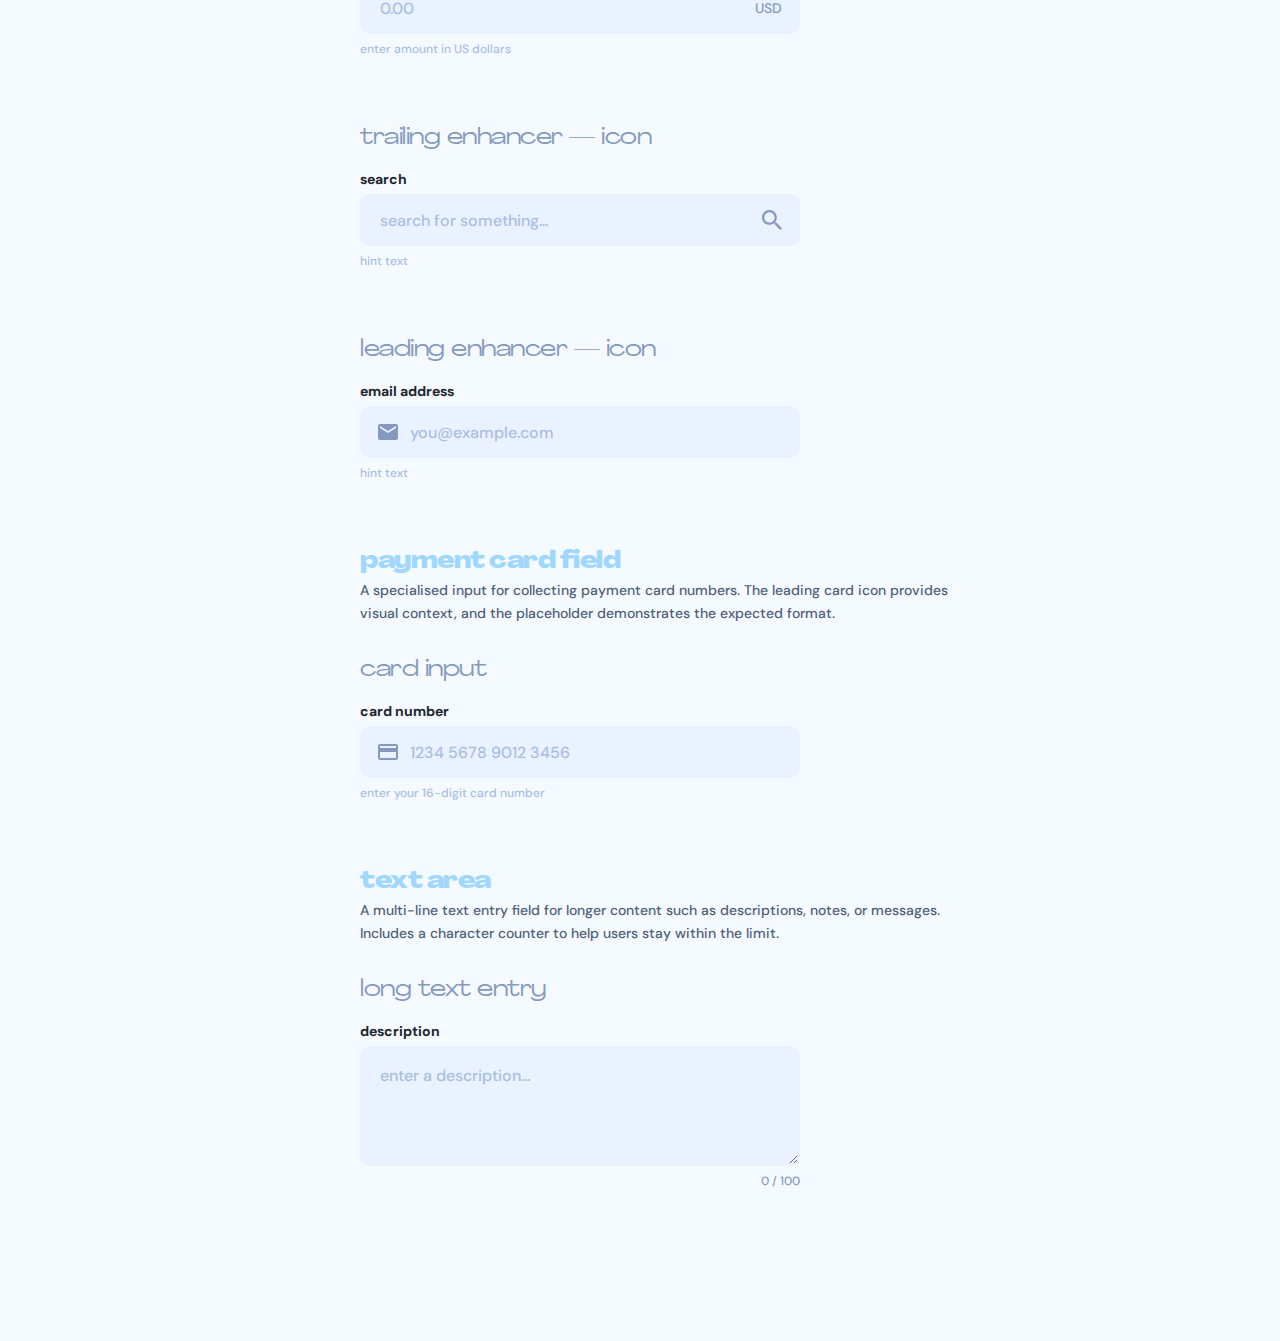
<file: pages/form-fields.html>
<!DOCTYPE html>
<html lang="en">
<head>
  <meta charset="UTF-8">
  <meta name="viewport" content="width=device-width, initial-scale=1.0">
  <title>Form Fields — Portals Style Guide</title>
  <link rel="stylesheet" href="../styles.css">
  <script>
    (function(){var t=localStorage.getItem('portals-theme');if(t==='dark')document.documentElement.setAttribute('data-theme','dark');})();
  </script>
</head>
<body>

  <!-- Top Bar -->
  <header class="style-guide__topbar">
    <a href="../index.html" class="style-guide__topbar-logo">
      <img src="../portals-logo.svg" alt="Portals">
    </a>
    <nav class="style-guide__topbar-nav">
      <a href="../index.html" class="topbar-link topbar-link--active">Style Guide</a>
      <a href="#" class="topbar-link">Components</a>
      <a href="#" class="topbar-link">Resources</a>
    </nav>
  </header>

  <div class="style-guide">

    <!-- Sidebar Navigation -->
    <nav class="style-guide__sidebar">
      <div class="style-guide__sidebar-nav">

        <!-- Foundation -->
        <details class="sidebar-category">
          <summary>Foundation</summary>
          <div class="sidebar-category__content">
            <div class="sidebar-category__inner">
              <a href="typography.html" class="sidebar-link">Typography</a>
              <a href="colors.html" class="sidebar-link">Colors</a>
            </div>
          </div>
        </details>

        <!-- Input & Selection (active) -->
        <details class="sidebar-category" open>
          <summary>Input & Selection</summary>
          <div class="sidebar-category__content">
            <div class="sidebar-category__inner">
              <a href="buttons.html" class="sidebar-link">Buttons & Toggles</a>
              <a href="radio.html" class="sidebar-link">Radio & Checkmarks</a>
              <a href="dropdowns.html" class="sidebar-link">Dropdowns</a>
              <a href="#date-picker" class="sidebar-link">Date picker</a>
              <a href="#file-upload" class="sidebar-link">File upload</a>
              <a href="form-fields.html" class="sidebar-link sidebar-link--active">Form fields</a>
              <a href="#menu" class="sidebar-link">Menu</a>
              <a href="#segmented-control" class="sidebar-link">Segmented control</a>
              <a href="#slider" class="sidebar-link">Slider</a>
              <a href="#star-rating" class="sidebar-link">Star rating</a>
              <a href="#stepper" class="sidebar-link">Stepper</a>
              <a href="#switch" class="sidebar-link">Switch</a>
              <a href="#time-picker" class="sidebar-link">Time picker</a>
            </div>
          </div>
        </details>

        <!-- Navigation -->
        <details class="sidebar-category">
          <summary>Navigation</summary>
          <div class="sidebar-category__content">
            <div class="sidebar-category__inner">
              <a href="#breadcrumbs" class="sidebar-link">Breadcrumbs</a>
              <a href="#bottom-navigation" class="sidebar-link">Bottom navigation</a>
              <a href="#link" class="sidebar-link">Link</a>
              <a href="#navigation-header" class="sidebar-link">Navigation header</a>
              <a href="#page-controls" class="sidebar-link">Page controls</a>
              <a href="#pagination" class="sidebar-link">Pagination</a>
              <a href="#side-navigation" class="sidebar-link">Side navigation</a>
              <a href="#tabs" class="sidebar-link">Tabs</a>
              <a href="#top-navigation" class="sidebar-link">Top navigation</a>
            </div>
          </div>
        </details>

        <!-- Indicators and status -->
        <details class="sidebar-category">
          <summary>Indicators and status</summary>
          <div class="sidebar-category__content">
            <div class="sidebar-category__inner">
              <a href="#badge" class="sidebar-link">Badge</a>
              <a href="#empty-state" class="sidebar-link">Empty state</a>
              <a href="#placeholder" class="sidebar-link">Placeholder</a>
              <a href="#progress-bar" class="sidebar-link">Progress bar</a>
              <a href="#progress-circle" class="sidebar-link">Progress circle</a>
              <a href="#progress-steps" class="sidebar-link">Progress steps</a>
              <a href="#tag" class="sidebar-link">Tag</a>
            </div>
          </div>
        </details>

        <!-- Content display -->
        <details class="sidebar-category">
          <summary>Content display</summary>
          <div class="sidebar-category__content">
            <div class="sidebar-category__inner">
              <a href="accordion.html" class="sidebar-link">Accordion</a>
              <a href="#avatar" class="sidebar-link">Avatar</a>
              <a href="cards.html" class="sidebar-link">Cards</a>
              <a href="#draggable-list" class="sidebar-link">Draggable list</a>
              <a href="#list-item" class="sidebar-link">List item</a>
              <a href="#section-heading" class="sidebar-link">Section heading</a>
              <a href="#tile" class="sidebar-link">Tile</a>
              <a href="friends-module.html" class="sidebar-link">Friends module</a>
            </div>
          </div>
        </details>

      </div>

      <!-- Theme Toggle -->
      <button class="theme-toggle" aria-label="Toggle dark mode">
        <span class="theme-toggle__icon theme-toggle__sun">
          <svg viewBox="0 0 22 22" fill="none" xmlns="http://www.w3.org/2000/svg">
            <path d="M11.0128 18.0323C14.8858 18.0323 18.0255 14.8926 18.0255 11.0196C18.0255 7.14655 14.8858 4.00684 11.0128 4.00684C7.13972 4.00684 4 7.14655 4 11.0196C4 14.8926 7.13972 18.0323 11.0128 18.0323Z" fill="currentColor"/>
            <path d="M11.02 22C10.469 22 10.0182 21.5893 10.0182 21.0383V20.9581C10.0182 20.4071 10.469 19.9563 11.02 19.9563C11.571 19.9563 12.0219 20.4071 12.0219 20.9581C12.0219 21.5091 11.571 22 11.02 22ZM18.173 19.1749C17.9126 19.1749 17.6621 19.0747 17.4617 18.8843L17.3315 18.7541C16.9408 18.3634 16.9408 17.7322 17.3315 17.3415C17.7222 16.9508 18.3534 16.9508 18.7441 17.3415L18.8743 17.4718C19.265 17.8625 19.265 18.4936 18.8743 18.8843C18.684 19.0747 18.4335 19.1749 18.173 19.1749ZM3.86703 19.1749C3.60656 19.1749 3.3561 19.0747 3.15574 18.8843C2.76503 18.4936 2.76503 17.8625 3.15574 17.4718L3.28597 17.3415C3.67669 16.9508 4.30783 16.9508 4.69854 17.3415C5.08925 17.7322 5.08925 18.3634 4.69854 18.7541L4.56831 18.8843C4.37796 19.0747 4.11749 19.1749 3.86703 19.1749ZM21.0383 12.0219H20.9581C20.4071 12.0219 19.9563 11.571 19.9563 11.02C19.9563 10.469 20.4071 10.0182 20.9581 10.0182C21.5091 10.0182 22 10.469 22 11.02C22 11.571 21.5893 12.0219 21.0383 12.0219ZM1.08197 12.0219H1.00182C0.45082 12.0219 0 11.571 0 11.02C0 10.469 0.45082 10.0182 1.00182 10.0182C1.55282 10.0182 2.04372 10.469 2.04372 11.02C2.04372 11.571 1.63297 12.0219 1.08197 12.0219ZM18.0428 4.99909C17.7823 4.99909 17.5319 4.89891 17.3315 4.70856C16.9408 4.31785 16.9408 3.6867 17.3315 3.29599L17.4617 3.16576C17.8525 2.77505 18.4836 2.77505 18.8743 3.16576C19.265 3.55647 19.265 4.18761 18.8743 4.57832L18.7441 4.70856C18.5537 4.89891 18.3033 4.99909 18.0428 4.99909ZM3.99727 4.99909C3.73679 4.99909 3.48634 4.89891 3.28597 4.70856L3.15574 4.56831C2.76503 4.1776 2.76503 3.54645 3.15574 3.15574C3.54645 2.76503 4.1776 2.76503 4.56831 3.15574L4.69854 3.28597C5.08925 3.67669 5.08925 4.30783 4.69854 4.69854C4.5082 4.89891 4.24772 4.99909 3.99727 4.99909ZM11.02 2.04372C10.469 2.04372 10.0182 1.63297 10.0182 1.08197V1.00182C10.0182 0.45082 10.469 0 11.02 0C11.571 0 12.0219 0.45082 12.0219 1.00182C12.0219 1.55282 11.571 2.04372 11.02 2.04372Z" fill="currentColor"/>
          </svg>
        </span>
        <span class="theme-toggle__icon theme-toggle__moon">
          <svg viewBox="0 0 22 22" fill="none" xmlns="http://www.w3.org/2000/svg">
            <path d="M21.8215 15.3305C21.6399 15.0333 21.1291 14.5711 19.8577 14.7912C19.154 14.9122 18.4389 14.9673 17.7237 14.9342C15.0789 14.8242 12.6838 13.6466 11.0152 11.8306C9.53956 10.2348 8.63146 8.15465 8.62011 5.90946C8.62011 4.65479 8.86984 3.44415 9.38064 2.29954C9.88009 1.18795 9.5282 0.604643 9.27848 0.362515C9.0174 0.10938 8.40444 -0.242806 7.20122 0.241451C2.5586 2.13446 -0.313242 6.64685 0.0272929 11.4784C0.367827 16.0238 3.65966 19.9089 8.0185 21.3727C9.06281 21.7249 10.1639 21.934 11.299 21.978C11.4806 21.989 11.6622 22 11.8438 22C15.6465 22 19.2107 20.2611 21.4583 17.3005C22.2188 16.277 22.0145 15.6276 21.8215 15.3305Z" fill="currentColor"/>
          </svg>
        </span>
      </button>
    </nav>

    <!-- Main Content -->
    <main class="style-guide__content">

      <!-- ==================== FORM FIELDS ==================== -->
      <section class="style-guide__section" id="form-fields">

        <!-- Page Header -->
        <div class="page-header">
          <h2 class="page-header__title">form fields</h2>
          <p class="page-header__description">Lorem ipsum dolor sit amet, consectetur adipiscing elit, sed do eiusmod tempor incididunt ut labore et dolore magna aliqua. Ut enim ad minim veniam, quis nostrud exercitation</p>
        </div>

        <!-- ===== States ===== -->
        <div class="section-header">
          <h3 class="section-header__title">states</h3>
          <p class="section-header__description">Text inputs have three interaction states. The default resting state uses a subtle border, hover intensifies the border for affordance, and the active/focus state highlights the field and label in blue to clearly indicate where the user is typing.</p>
        </div>

        <div class="component-display">
          <div class="component-display__label">standard text input</div>
          <div class="component-display__row">
            <div class="component-display__column">
              <div class="form-field">
                <label class="form-field__label" for="demo-standard">text input header</label>
                <div class="form-field__input-wrapper">
                  <input class="form-field__input" type="text" id="demo-standard" placeholder="enter some text">
                </div>
                <span class="form-field__hint">hint text</span>
              </div>
            </div>
          </div>
        </div>

        <div class="component-display">
          <div class="component-display__label">with required label</div>
          <div class="component-display__row">
            <div class="component-display__column">
              <div class="form-field">
                <label class="form-field__label" for="demo-required">text input header</label>
                <span class="form-field__required">required *</span>
                <div class="form-field__input-wrapper">
                  <input class="form-field__input" type="text" id="demo-required" placeholder="enter some text">
                </div>
                <span class="form-field__hint">hint text</span>
              </div>
            </div>
          </div>
        </div>

        <!-- ===== Hint Text & Validation ===== -->
        <div class="section-header">
          <h3 class="section-header__title">hint text & validation</h3>
          <p class="section-header__description">A hint text area sits below every input to provide contextual guidance. This same space is used to surface validation feedback — a green confirmation message when input is valid, or a red error message when something needs attention.</p>
        </div>

        <div class="component-display">
          <div class="component-display__label">confirmation state</div>
          <div class="component-display__row">
            <div class="component-display__column">
              <div class="form-field form-field--success">
                <label class="form-field__label" for="demo-success">email address</label>
                <div class="form-field__input-wrapper">
                  <input class="form-field__input" type="text" id="demo-success" value="hello@portals.com">
                </div>
                <span class="form-field__hint">
                  <span class="form-field__hint-icon">
                    <svg viewBox="0 0 14 14" fill="none" xmlns="http://www.w3.org/2000/svg">
                      <path d="M5.25 9.1L2.8 6.65L2.1 7.35L5.25 10.5L12.25 3.5L11.55 2.8L5.25 9.1Z" fill="currentColor"/>
                    </svg>
                  </span>
                  looks good!
                </span>
              </div>
            </div>
          </div>
        </div>

        <div class="component-display">
          <div class="component-display__label">error state</div>
          <div class="component-display__row">
            <div class="component-display__column">
              <div class="form-field form-field--error">
                <label class="form-field__label" for="demo-error">email address</label>
                <div class="form-field__input-wrapper">
                  <input class="form-field__input" type="text" id="demo-error" value="">
                </div>
                <span class="form-field__hint">
                  <span class="form-field__hint-icon">
                    <svg viewBox="0 0 14 14" fill="none" xmlns="http://www.w3.org/2000/svg">
                      <path d="M7 1.167A5.84 5.84 0 0 0 1.167 7 5.84 5.84 0 0 0 7 12.833 5.84 5.84 0 0 0 12.833 7 5.84 5.84 0 0 0 7 1.167Zm.583 8.75h-1.166V8.75h1.166v1.167Zm0-2.334H6.417V4.083h1.166v3.5Z" fill="currentColor"/>
                    </svg>
                  </span>
                  this field is required
                </span>
              </div>
            </div>
          </div>
        </div>

        <!-- ===== Enhancers ===== -->
        <div class="section-header">
          <h3 class="section-header__title">enhancers</h3>
          <p class="section-header__description">Input fields support leading and trailing enhancer slots for icons or short labels. These provide additional context — such as a currency symbol, search icon, or email icon — without cluttering the placeholder text.</p>
        </div>

        <div class="component-display">
          <div class="component-display__label">trailing enhancer &mdash; label</div>
          <div class="component-display__row">
            <div class="component-display__column">
              <div class="form-field">
                <label class="form-field__label" for="demo-trailing-label">amount</label>
                <div class="form-field__input-wrapper">
                  <input class="form-field__input form-field__input--with-trailing" type="text" id="demo-trailing-label" placeholder="0.00">
                  <span class="form-field__enhancer form-field__enhancer--trailing">
                    <span class="form-field__enhancer-label">USD</span>
                  </span>
                </div>
                <span class="form-field__hint">enter amount in US dollars</span>
              </div>
            </div>
          </div>
        </div>

        <div class="component-display">
          <div class="component-display__label">trailing enhancer &mdash; icon</div>
          <div class="component-display__row">
            <div class="component-display__column">
              <div class="form-field">
                <label class="form-field__label" for="demo-trailing-icon">search</label>
                <div class="form-field__input-wrapper">
                  <input class="form-field__input form-field__input--with-trailing" type="text" id="demo-trailing-icon" placeholder="search for something...">
                  <span class="form-field__enhancer form-field__enhancer--trailing">
                    <svg viewBox="0 0 20 20" fill="none" xmlns="http://www.w3.org/2000/svg">
                      <path d="M14.2939 12.5786H13.3905L13.0703 12.2699C14.191 10.9663 14.8656 9.27387 14.8656 7.43282C14.8656 3.32762 11.538 0 7.43282 0C3.32762 0 0 3.32762 0 7.43282C0 11.538 3.32762 14.8656 7.43282 14.8656C9.27387 14.8656 10.9663 14.191 12.2699 13.0703L12.5786 13.3905V14.2939L18.2967 20L20 18.2967L14.2939 12.5786ZM7.43282 12.5786C4.58548 12.5786 2.28702 10.2802 2.28702 7.43282C2.28702 4.58548 4.58548 2.28702 7.43282 2.28702C10.2802 2.28702 12.5786 4.58548 12.5786 7.43282C12.5786 10.2802 10.2802 12.5786 7.43282 12.5786Z" fill="currentColor"/>
                    </svg>
                  </span>
                </div>
                <span class="form-field__hint">hint text</span>
              </div>
            </div>
          </div>
        </div>

        <div class="component-display">
          <div class="component-display__label">leading enhancer &mdash; icon</div>
          <div class="component-display__row">
            <div class="component-display__column">
              <div class="form-field">
                <label class="form-field__label" for="demo-leading-icon">email address</label>
                <div class="form-field__input-wrapper">
                  <span class="form-field__enhancer form-field__enhancer--leading">
                    <svg viewBox="0 0 20 16" fill="none" xmlns="http://www.w3.org/2000/svg">
                      <path d="M18 0H2C0.9 0 0.01 0.9 0.01 2L0 14C0 15.1 0.9 16 2 16H18C19.1 16 20 15.1 20 14V2C20 0.9 19.1 0 18 0ZM18 4L10 9L2 4V2L10 7L18 2V4Z" fill="currentColor"/>
                    </svg>
                  </span>
                  <input class="form-field__input form-field__input--with-leading" type="email" id="demo-leading-icon" placeholder="you@example.com">
                </div>
                <span class="form-field__hint">hint text</span>
              </div>
            </div>
          </div>
        </div>

        <!-- ===== Payment Card Field ===== -->
        <div class="section-header">
          <h3 class="section-header__title">payment card field</h3>
          <p class="section-header__description">A specialised input for collecting payment card numbers. The leading card icon provides visual context, and the placeholder demonstrates the expected format.</p>
        </div>

        <div class="component-display">
          <div class="component-display__label">card input</div>
          <div class="component-display__row">
            <div class="component-display__column">
              <div class="form-field">
                <label class="form-field__label" for="demo-card">card number</label>
                <div class="form-field__input-wrapper">
                  <span class="form-field__enhancer form-field__enhancer--leading">
                    <svg viewBox="0 0 20 16" fill="none" xmlns="http://www.w3.org/2000/svg">
                      <path d="M18 0H2C0.89 0 0.01 0.89 0.01 2L0 14C0 15.11 0.89 16 2 16H18C19.11 16 20 15.11 20 14V2C20 0.89 19.11 0 18 0ZM18 14H2V8H18V14ZM18 4H2V2H18V4Z" fill="currentColor"/>
                    </svg>
                  </span>
                  <input class="form-field__input form-field__input--with-leading" type="text" id="demo-card" placeholder="1234 5678 9012 3456" maxlength="19">
                </div>
                <span class="form-field__hint">enter your 16-digit card number</span>
              </div>
            </div>
          </div>
        </div>

        <!-- ===== Text Area ===== -->
        <div class="section-header">
          <h3 class="section-header__title">text area</h3>
          <p class="section-header__description">A multi-line text entry field for longer content such as descriptions, notes, or messages. Includes a character counter to help users stay within the limit.</p>
        </div>

        <div class="component-display">
          <div class="component-display__label">long text entry</div>
          <div class="component-display__row">
            <div class="component-display__column">
              <div class="form-field">
                <label class="form-field__label" for="demo-textarea">description</label>
                <textarea class="form-field__textarea" id="demo-textarea" placeholder="enter a description..." maxlength="100"></textarea>
                <span class="form-field__char-count"><span id="char-current">0</span> / 100</span>
              </div>
            </div>
          </div>
        </div>

      </section>

    </main>
  </div>

  <script src="../sidebar.js"></script>
  <script>
    // Character counter for textarea
    (function () {
      var textarea = document.getElementById('demo-textarea');
      var counter = document.getElementById('char-current');
      if (!textarea || !counter) return;
      textarea.addEventListener('input', function () {
        counter.textContent = textarea.value.length;
      });
    })();
  </script>
</body>
</html>
</file>
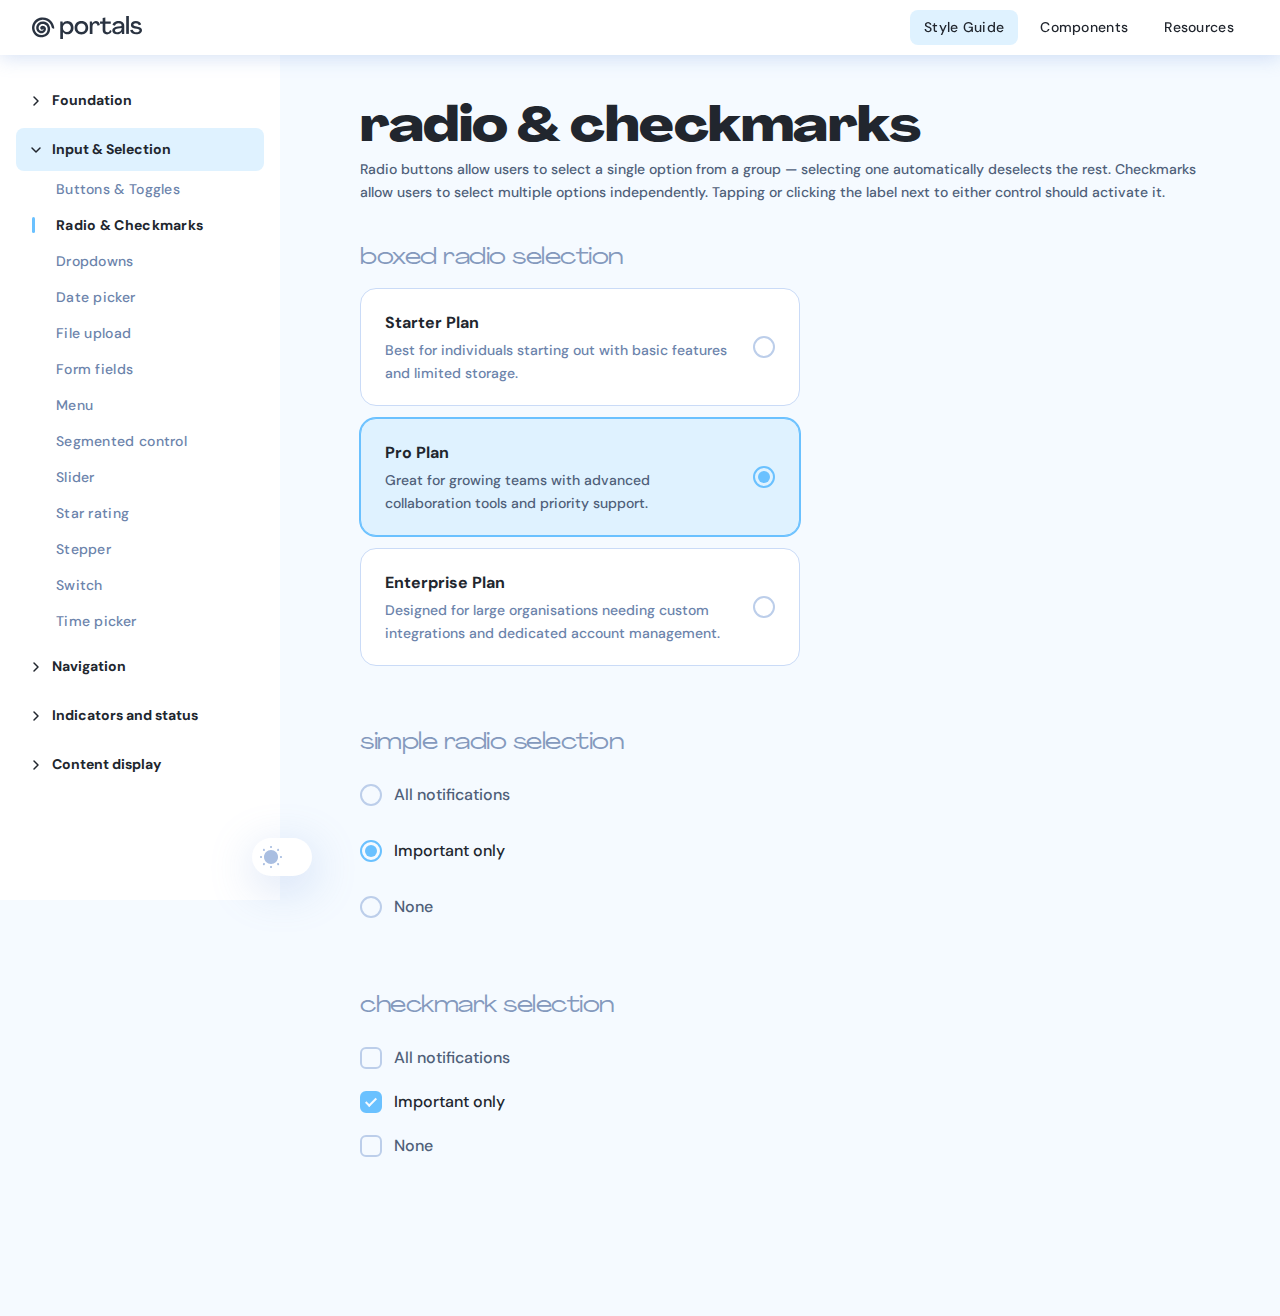
<file: pages/radio.html>
<!DOCTYPE html>
<html lang="en">
<head>
  <meta charset="UTF-8">
  <meta name="viewport" content="width=device-width, initial-scale=1.0">
  <title>Radio & Checkmarks — Portals Style Guide</title>
  <link rel="stylesheet" href="../styles.css">
  <script>
    (function(){var t=localStorage.getItem('portals-theme');if(t==='dark')document.documentElement.setAttribute('data-theme','dark');})();
  </script>
</head>
<body>

  <!-- Top Bar -->
  <header class="style-guide__topbar">
    <a href="../index.html" class="style-guide__topbar-logo">
      <img src="../portals-logo.svg" alt="Portals">
    </a>
    <nav class="style-guide__topbar-nav">
      <a href="../index.html" class="topbar-link topbar-link--active">Style Guide</a>
      <a href="#" class="topbar-link">Components</a>
      <a href="#" class="topbar-link">Resources</a>
    </nav>
  </header>

  <div class="style-guide">

    <!-- Sidebar Navigation -->
    <nav class="style-guide__sidebar">
      <div class="style-guide__sidebar-nav">

        <!-- Foundation -->
        <details class="sidebar-category">
          <summary>Foundation</summary>
          <div class="sidebar-category__content">
            <div class="sidebar-category__inner">
              <a href="typography.html" class="sidebar-link">Typography</a>
              <a href="colors.html" class="sidebar-link">Colors</a>
            </div>
          </div>
        </details>

        <!-- Input & Selection (active) -->
        <details class="sidebar-category" open>
          <summary>Input & Selection</summary>
          <div class="sidebar-category__content">
            <div class="sidebar-category__inner">
              <a href="buttons.html" class="sidebar-link">Buttons & Toggles</a>
              <a href="radio.html" class="sidebar-link sidebar-link--active">Radio & Checkmarks</a>
              <a href="dropdowns.html" class="sidebar-link">Dropdowns</a>
              <a href="#date-picker" class="sidebar-link">Date picker</a>
              <a href="#file-upload" class="sidebar-link">File upload</a>
              <a href="form-fields.html" class="sidebar-link">Form fields</a>
              <a href="#menu" class="sidebar-link">Menu</a>
              <a href="#segmented-control" class="sidebar-link">Segmented control</a>
              <a href="#slider" class="sidebar-link">Slider</a>
              <a href="#star-rating" class="sidebar-link">Star rating</a>
              <a href="#stepper" class="sidebar-link">Stepper</a>
              <a href="#switch" class="sidebar-link">Switch</a>
              <a href="#time-picker" class="sidebar-link">Time picker</a>
            </div>
          </div>
        </details>

        <!-- Navigation -->
        <details class="sidebar-category">
          <summary>Navigation</summary>
          <div class="sidebar-category__content">
            <div class="sidebar-category__inner">
              <a href="#breadcrumbs" class="sidebar-link">Breadcrumbs</a>
              <a href="#bottom-navigation" class="sidebar-link">Bottom navigation</a>
              <a href="#link" class="sidebar-link">Link</a>
              <a href="#navigation-header" class="sidebar-link">Navigation header</a>
              <a href="#page-controls" class="sidebar-link">Page controls</a>
              <a href="#pagination" class="sidebar-link">Pagination</a>
              <a href="#side-navigation" class="sidebar-link">Side navigation</a>
              <a href="#tabs" class="sidebar-link">Tabs</a>
              <a href="#top-navigation" class="sidebar-link">Top navigation</a>
            </div>
          </div>
        </details>

        <!-- Indicators and status -->
        <details class="sidebar-category">
          <summary>Indicators and status</summary>
          <div class="sidebar-category__content">
            <div class="sidebar-category__inner">
              <a href="#badge" class="sidebar-link">Badge</a>
              <a href="#empty-state" class="sidebar-link">Empty state</a>
              <a href="#placeholder" class="sidebar-link">Placeholder</a>
              <a href="#progress-bar" class="sidebar-link">Progress bar</a>
              <a href="#progress-circle" class="sidebar-link">Progress circle</a>
              <a href="#progress-steps" class="sidebar-link">Progress steps</a>
              <a href="#tag" class="sidebar-link">Tag</a>
            </div>
          </div>
        </details>

        <!-- Content display -->
        <details class="sidebar-category">
          <summary>Content display</summary>
          <div class="sidebar-category__content">
            <div class="sidebar-category__inner">
              <a href="#accordion" class="sidebar-link">Accordion</a>
              <a href="#avatar" class="sidebar-link">Avatar</a>
              <a href="cards.html" class="sidebar-link">Cards</a>
              <a href="#draggable-list" class="sidebar-link">Draggable list</a>
              <a href="#list-item" class="sidebar-link">List item</a>
              <a href="#section-heading" class="sidebar-link">Section heading</a>
              <a href="#tile" class="sidebar-link">Tile</a>
              <a href="friends-module.html" class="sidebar-link">Friends module</a>
            </div>
          </div>
        </details>

      </div>

      <!-- Theme Toggle -->
      <button class="theme-toggle" aria-label="Toggle dark mode">
        <span class="theme-toggle__icon theme-toggle__sun">
          <svg viewBox="0 0 22 22" fill="none" xmlns="http://www.w3.org/2000/svg">
            <path d="M11.0128 18.0323C14.8858 18.0323 18.0255 14.8926 18.0255 11.0196C18.0255 7.14655 14.8858 4.00684 11.0128 4.00684C7.13972 4.00684 4 7.14655 4 11.0196C4 14.8926 7.13972 18.0323 11.0128 18.0323Z" fill="currentColor"/>
            <path d="M11.02 22C10.469 22 10.0182 21.5893 10.0182 21.0383V20.9581C10.0182 20.4071 10.469 19.9563 11.02 19.9563C11.571 19.9563 12.0219 20.4071 12.0219 20.9581C12.0219 21.5091 11.571 22 11.02 22ZM18.173 19.1749C17.9126 19.1749 17.6621 19.0747 17.4617 18.8843L17.3315 18.7541C16.9408 18.3634 16.9408 17.7322 17.3315 17.3415C17.7222 16.9508 18.3534 16.9508 18.7441 17.3415L18.8743 17.4718C19.265 17.8625 19.265 18.4936 18.8743 18.8843C18.684 19.0747 18.4335 19.1749 18.173 19.1749ZM3.86703 19.1749C3.60656 19.1749 3.3561 19.0747 3.15574 18.8843C2.76503 18.4936 2.76503 17.8625 3.15574 17.4718L3.28597 17.3415C3.67669 16.9508 4.30783 16.9508 4.69854 17.3415C5.08925 17.7322 5.08925 18.3634 4.69854 18.7541L4.56831 18.8843C4.37796 19.0747 4.11749 19.1749 3.86703 19.1749ZM21.0383 12.0219H20.9581C20.4071 12.0219 19.9563 11.571 19.9563 11.02C19.9563 10.469 20.4071 10.0182 20.9581 10.0182C21.5091 10.0182 22 10.469 22 11.02C22 11.571 21.5893 12.0219 21.0383 12.0219ZM1.08197 12.0219H1.00182C0.45082 12.0219 0 11.571 0 11.02C0 10.469 0.45082 10.0182 1.00182 10.0182C1.55282 10.0182 2.04372 10.469 2.04372 11.02C2.04372 11.571 1.63297 12.0219 1.08197 12.0219ZM18.0428 4.99909C17.7823 4.99909 17.5319 4.89891 17.3315 4.70856C16.9408 4.31785 16.9408 3.6867 17.3315 3.29599L17.4617 3.16576C17.8525 2.77505 18.4836 2.77505 18.8743 3.16576C19.265 3.55647 19.265 4.18761 18.8743 4.57832L18.7441 4.70856C18.5537 4.89891 18.3033 4.99909 18.0428 4.99909ZM3.99727 4.99909C3.73679 4.99909 3.48634 4.89891 3.28597 4.70856L3.15574 4.56831C2.76503 4.1776 2.76503 3.54645 3.15574 3.15574C3.54645 2.76503 4.1776 2.76503 4.56831 3.15574L4.69854 3.28597C5.08925 3.67669 5.08925 4.30783 4.69854 4.69854C4.5082 4.89891 4.24772 4.99909 3.99727 4.99909ZM11.02 2.04372C10.469 2.04372 10.0182 1.63297 10.0182 1.08197V1.00182C10.0182 0.45082 10.469 0 11.02 0C11.571 0 12.0219 0.45082 12.0219 1.00182C12.0219 1.55282 11.571 2.04372 11.02 2.04372Z" fill="currentColor"/>
          </svg>
        </span>
        <span class="theme-toggle__icon theme-toggle__moon">
          <svg viewBox="0 0 22 22" fill="none" xmlns="http://www.w3.org/2000/svg">
            <path d="M21.8215 15.3305C21.6399 15.0333 21.1291 14.5711 19.8577 14.7912C19.154 14.9122 18.4389 14.9673 17.7237 14.9342C15.0789 14.8242 12.6838 13.6466 11.0152 11.8306C9.53956 10.2348 8.63146 8.15465 8.62011 5.90946C8.62011 4.65479 8.86984 3.44415 9.38064 2.29954C9.88009 1.18795 9.5282 0.604643 9.27848 0.362515C9.0174 0.10938 8.40444 -0.242806 7.20122 0.241451C2.5586 2.13446 -0.313242 6.64685 0.0272929 11.4784C0.367827 16.0238 3.65966 19.9089 8.0185 21.3727C9.06281 21.7249 10.1639 21.934 11.299 21.978C11.4806 21.989 11.6622 22 11.8438 22C15.6465 22 19.2107 20.2611 21.4583 17.3005C22.2188 16.277 22.0145 15.6276 21.8215 15.3305Z" fill="currentColor"/>
          </svg>
        </span>
      </button>
    </nav>

    <!-- Main Content -->
    <main class="style-guide__content">

      <!-- ==================== RADIO ==================== -->
      <section class="style-guide__section" id="radio">

        <!-- Page Header -->
        <div class="page-header">
          <h2 class="page-header__title">radio & checkmarks</h2>
          <p class="page-header__description">Radio buttons allow users to select a single option from a group — selecting one automatically deselects the rest. Checkmarks allow users to select multiple options independently. Tapping or clicking the label next to either control should activate it.</p>
        </div>

        <!-- Boxed Radio Selection -->
        <div class="component-display">
          <div class="component-display__label">Boxed Radio Selection</div>
          <div class="component-display__row">

            <div class="component-display__column">
              <div class="radio-group" role="radiogroup" aria-label="Plan selection">
                <div>
                  <input class="radio-input" type="radio" id="boxed-A" name="boxed" value="starter">
                  <label class="radio-boxed" for="boxed-A">
                    <div class="radio-boxed__text">
                      <div class="radio-boxed__title">Starter Plan</div>
                      <div class="radio-boxed__description">Best for individuals starting out with basic features and limited storage.</div>
                    </div>
                    <span class="radio-circle"></span>
                  </label>
                </div>
                <div>
                  <input class="radio-input" type="radio" id="boxed-B" name="boxed" value="pro" checked>
                  <label class="radio-boxed" for="boxed-B">
                    <div class="radio-boxed__text">
                      <div class="radio-boxed__title">Pro Plan</div>
                      <div class="radio-boxed__description">Great for growing teams with advanced collaboration tools and priority support.</div>
                    </div>
                    <span class="radio-circle"></span>
                  </label>
                </div>
                <div>
                  <input class="radio-input" type="radio" id="boxed-C" name="boxed" value="enterprise">
                  <label class="radio-boxed" for="boxed-C">
                    <div class="radio-boxed__text">
                      <div class="radio-boxed__title">Enterprise Plan</div>
                      <div class="radio-boxed__description">Designed for large organisations needing custom integrations and dedicated account management.</div>
                    </div>
                    <span class="radio-circle"></span>
                  </label>
                </div>
              </div>
            </div>

          </div>
        </div>

        <!-- Simple Radio Selection -->
        <div class="component-display">
          <div class="component-display__label">Simple Radio Selection</div>
          <div class="component-display__row">

            <div class="component-display__column">
              <div class="radio-group" role="radiogroup" aria-label="Notification preference">
                <div>
                  <input class="radio-input" type="radio" id="simple-A" name="simple" value="all">
                  <label class="radio-label" for="simple-A">
                    <span class="radio-circle"></span>
                    <span class="radio-label__text">All notifications</span>
                  </label>
                </div>
                <div>
                  <input class="radio-input" type="radio" id="simple-B" name="simple" value="important" checked>
                  <label class="radio-label" for="simple-B">
                    <span class="radio-circle"></span>
                    <span class="radio-label__text">Important only</span>
                  </label>
                </div>
                <div>
                  <input class="radio-input" type="radio" id="simple-C" name="simple" value="none">
                  <label class="radio-label" for="simple-C">
                    <span class="radio-circle"></span>
                    <span class="radio-label__text">None</span>
                  </label>
                </div>
              </div>
            </div>

          </div>
        </div>

        <!-- Checkmark Selection -->
        <div class="component-display">
          <div class="component-display__label">Checkmark Selection</div>
          <div class="component-display__row">

            <div class="component-display__column">
              <div class="check-group" role="group" aria-label="Feature preferences">
                <div>
                  <input class="check-input" type="checkbox" id="check-A" name="features" value="notifications">
                  <label class="check-label" for="check-A">
                    <span class="check-square"></span>
                    <span class="check-label__text">All notifications</span>
                  </label>
                </div>
                <div>
                  <input class="check-input" type="checkbox" id="check-B" name="features" value="important" checked>
                  <label class="check-label" for="check-B">
                    <span class="check-square"></span>
                    <span class="check-label__text">Important only</span>
                  </label>
                </div>
                <div>
                  <input class="check-input" type="checkbox" id="check-C" name="features" value="none">
                  <label class="check-label" for="check-C">
                    <span class="check-square"></span>
                    <span class="check-label__text">None</span>
                  </label>
                </div>
              </div>
            </div>

          </div>
        </div>

      </section>

    </main>
  </div>

  <script src="../sidebar.js"></script>
</body>
</html>
</file>
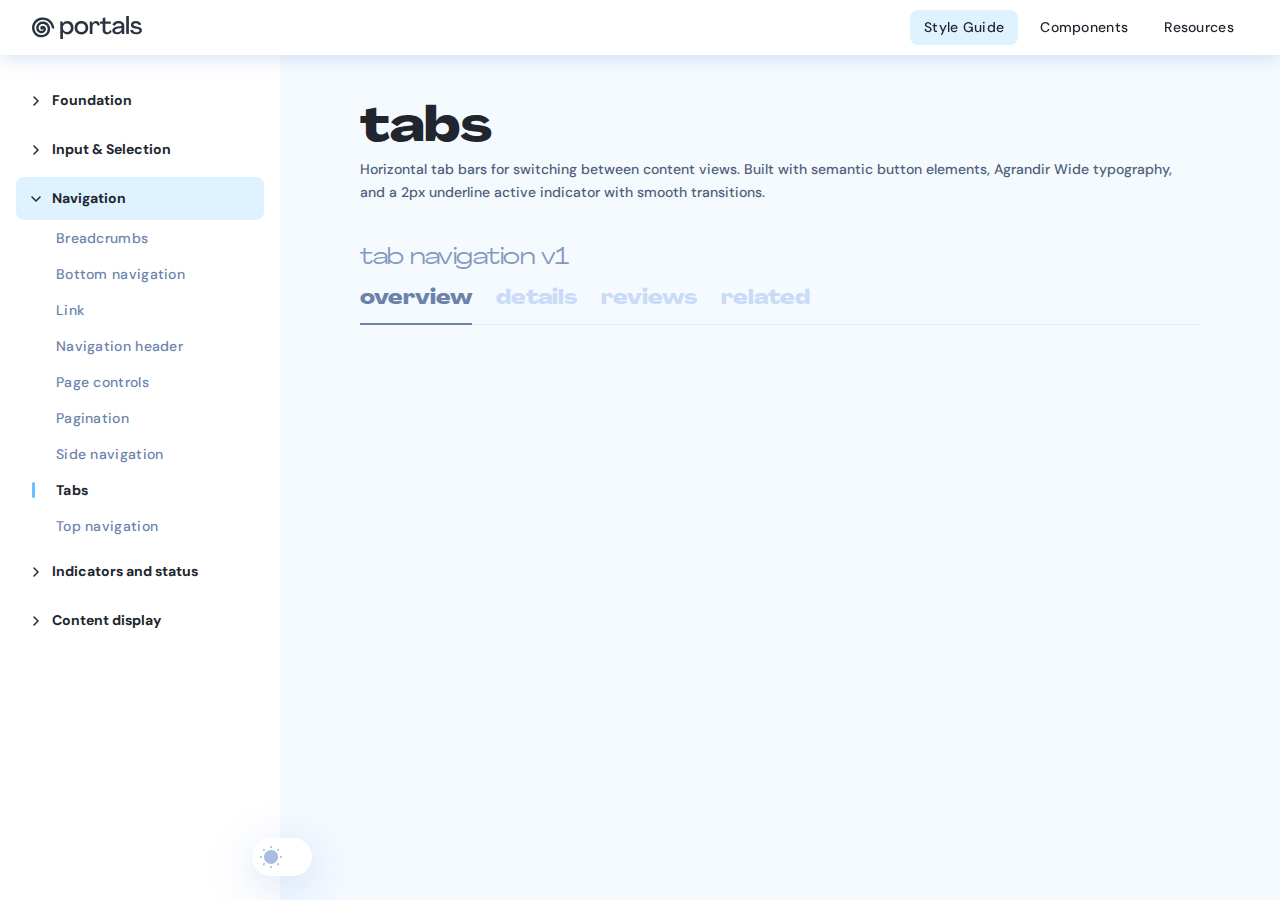
<file: pages/tabs.html>
<!DOCTYPE html>
<html lang="en">
<head>
  <meta charset="UTF-8">
  <meta name="viewport" content="width=device-width, initial-scale=1.0">
  <title>Tabs — Portals Style Guide</title>
  <link rel="stylesheet" href="../styles.css">
  <script>
    (function(){var t=localStorage.getItem('portals-theme');if(t==='dark')document.documentElement.setAttribute('data-theme','dark');})();
  </script>
</head>
<body>

  <!-- Top Bar -->
  <header class="style-guide__topbar">
    <a href="../index.html" class="style-guide__topbar-logo">
      <img src="../portals-logo.svg" alt="Portals">
    </a>
    <nav class="style-guide__topbar-nav">
      <a href="../index.html" class="topbar-link topbar-link--active">Style Guide</a>
      <a href="#" class="topbar-link">Components</a>
      <a href="#" class="topbar-link">Resources</a>
    </nav>
  </header>

  <div class="style-guide">

    <!-- Sidebar Navigation -->
    <nav class="style-guide__sidebar">
      <div class="style-guide__sidebar-nav">

        <!-- Foundation -->
        <details class="sidebar-category">
          <summary>Foundation</summary>
          <div class="sidebar-category__content">
            <div class="sidebar-category__inner">
              <a href="typography.html" class="sidebar-link">Typography</a>
              <a href="colors.html" class="sidebar-link">Colors</a>
            </div>
          </div>
        </details>

        <!-- Input & Selection -->
        <details class="sidebar-category">
          <summary>Input & Selection</summary>
          <div class="sidebar-category__content">
            <div class="sidebar-category__inner">
              <a href="buttons.html" class="sidebar-link">Buttons & Toggles</a>
              <a href="radio.html" class="sidebar-link">Radio & Checkmarks</a>
              <a href="dropdowns.html" class="sidebar-link">Dropdowns</a>
              <a href="#date-picker" class="sidebar-link">Date picker</a>
              <a href="#file-upload" class="sidebar-link">File upload</a>
              <a href="form-fields.html" class="sidebar-link">Form fields</a>
              <a href="#menu" class="sidebar-link">Menu</a>
              <a href="#segmented-control" class="sidebar-link">Segmented control</a>
              <a href="#slider" class="sidebar-link">Slider</a>
              <a href="#star-rating" class="sidebar-link">Star rating</a>
              <a href="#stepper" class="sidebar-link">Stepper</a>
              <a href="#switch" class="sidebar-link">Switch</a>
              <a href="#time-picker" class="sidebar-link">Time picker</a>
            </div>
          </div>
        </details>

        <!-- Navigation (active) -->
        <details class="sidebar-category" open>
          <summary>Navigation</summary>
          <div class="sidebar-category__content">
            <div class="sidebar-category__inner">
              <a href="#breadcrumbs" class="sidebar-link">Breadcrumbs</a>
              <a href="#bottom-navigation" class="sidebar-link">Bottom navigation</a>
              <a href="#link" class="sidebar-link">Link</a>
              <a href="#navigation-header" class="sidebar-link">Navigation header</a>
              <a href="#page-controls" class="sidebar-link">Page controls</a>
              <a href="#pagination" class="sidebar-link">Pagination</a>
              <a href="#side-navigation" class="sidebar-link">Side navigation</a>
              <a href="tabs.html" class="sidebar-link sidebar-link--active">Tabs</a>
              <a href="#top-navigation" class="sidebar-link">Top navigation</a>
            </div>
          </div>
        </details>

        <!-- Indicators and status -->
        <details class="sidebar-category">
          <summary>Indicators and status</summary>
          <div class="sidebar-category__content">
            <div class="sidebar-category__inner">
              <a href="#badge" class="sidebar-link">Badge</a>
              <a href="#empty-state" class="sidebar-link">Empty state</a>
              <a href="#placeholder" class="sidebar-link">Placeholder</a>
              <a href="#progress-bar" class="sidebar-link">Progress bar</a>
              <a href="#progress-circle" class="sidebar-link">Progress circle</a>
              <a href="#progress-steps" class="sidebar-link">Progress steps</a>
              <a href="#tag" class="sidebar-link">Tag</a>
            </div>
          </div>
        </details>

        <!-- Content display -->
        <details class="sidebar-category">
          <summary>Content display</summary>
          <div class="sidebar-category__content">
            <div class="sidebar-category__inner">
              <a href="accordion.html" class="sidebar-link">Accordion</a>
              <a href="#avatar" class="sidebar-link">Avatar</a>
              <a href="cards.html" class="sidebar-link">Cards</a>
              <a href="#draggable-list" class="sidebar-link">Draggable list</a>
              <a href="#list-item" class="sidebar-link">List item</a>
              <a href="#section-heading" class="sidebar-link">Section heading</a>
              <a href="#tile" class="sidebar-link">Tile</a>
              <a href="friends-module.html" class="sidebar-link">Friends module</a>
            </div>
          </div>
        </details>

      </div>

      <!-- Theme Toggle -->
      <button class="theme-toggle" aria-label="Toggle dark mode">
        <span class="theme-toggle__icon theme-toggle__sun">
          <svg viewBox="0 0 22 22" fill="none" xmlns="http://www.w3.org/2000/svg">
            <path d="M11.0128 18.0323C14.8858 18.0323 18.0255 14.8926 18.0255 11.0196C18.0255 7.14655 14.8858 4.00684 11.0128 4.00684C7.13972 4.00684 4 7.14655 4 11.0196C4 14.8926 7.13972 18.0323 11.0128 18.0323Z" fill="currentColor"/>
            <path d="M11.02 22C10.469 22 10.0182 21.5893 10.0182 21.0383V20.9581C10.0182 20.4071 10.469 19.9563 11.02 19.9563C11.571 19.9563 12.0219 20.4071 12.0219 20.9581C12.0219 21.5091 11.571 22 11.02 22ZM18.173 19.1749C17.9126 19.1749 17.6621 19.0747 17.4617 18.8843L17.3315 18.7541C16.9408 18.3634 16.9408 17.7322 17.3315 17.3415C17.7222 16.9508 18.3534 16.9508 18.7441 17.3415L18.8743 17.4718C19.265 17.8625 19.265 18.4936 18.8743 18.8843C18.684 19.0747 18.4335 19.1749 18.173 19.1749ZM3.86703 19.1749C3.60656 19.1749 3.3561 19.0747 3.15574 18.8843C2.76503 18.4936 2.76503 17.8625 3.15574 17.4718L3.28597 17.3415C3.67669 16.9508 4.30783 16.9508 4.69854 17.3415C5.08925 17.7322 5.08925 18.3634 4.69854 18.7541L4.56831 18.8843C4.37796 19.0747 4.11749 19.1749 3.86703 19.1749ZM21.0383 12.0219H20.9581C20.4071 12.0219 19.9563 11.571 19.9563 11.02C19.9563 10.469 20.4071 10.0182 20.9581 10.0182C21.5091 10.0182 22 10.469 22 11.02C22 11.571 21.5893 12.0219 21.0383 12.0219ZM1.08197 12.0219H1.00182C0.45082 12.0219 0 11.571 0 11.02C0 10.469 0.45082 10.0182 1.00182 10.0182C1.55282 10.0182 2.04372 10.469 2.04372 11.02C2.04372 11.571 1.63297 12.0219 1.08197 12.0219ZM18.0428 4.99909C17.7823 4.99909 17.5319 4.89891 17.3315 4.70856C16.9408 4.31785 16.9408 3.6867 17.3315 3.29599L17.4617 3.16576C17.8525 2.77505 18.4836 2.77505 18.8743 3.16576C19.265 3.55647 19.265 4.18761 18.8743 4.57832L18.7441 4.70856C18.5537 4.89891 18.3033 4.99909 18.0428 4.99909ZM3.99727 4.99909C3.73679 4.99909 3.48634 4.89891 3.28597 4.70856L3.15574 4.56831C2.76503 4.1776 2.76503 3.54645 3.15574 3.15574C3.54645 2.76503 4.1776 2.76503 4.56831 3.15574L4.69854 3.28597C5.08925 3.67669 5.08925 4.30783 4.69854 4.69854C4.5082 4.89891 4.24772 4.99909 3.99727 4.99909ZM11.02 2.04372C10.469 2.04372 10.0182 1.63297 10.0182 1.08197V1.00182C10.0182 0.45082 10.469 0 11.02 0C11.571 0 12.0219 0.45082 12.0219 1.00182C12.0219 1.55282 11.571 2.04372 11.02 2.04372Z" fill="currentColor"/>
          </svg>
        </span>
        <span class="theme-toggle__icon theme-toggle__moon">
          <svg viewBox="0 0 22 22" fill="none" xmlns="http://www.w3.org/2000/svg">
            <path d="M21.8215 15.3305C21.6399 15.0333 21.1291 14.5711 19.8577 14.7912C19.154 14.9122 18.4389 14.9673 17.7237 14.9342C15.0789 14.8242 12.6838 13.6466 11.0152 11.8306C9.53956 10.2348 8.63146 8.15465 8.62011 5.90946C8.62011 4.65479 8.86984 3.44415 9.38064 2.29954C9.88009 1.18795 9.5282 0.604643 9.27848 0.362515C9.0174 0.10938 8.40444 -0.242806 7.20122 0.241451C2.5586 2.13446 -0.313242 6.64685 0.0272929 11.4784C0.367827 16.0238 3.65966 19.9089 8.0185 21.3727C9.06281 21.7249 10.1639 21.934 11.299 21.978C11.4806 21.989 11.6622 22 11.8438 22C15.6465 22 19.2107 20.2611 21.4583 17.3005C22.2188 16.277 22.0145 15.6276 21.8215 15.3305Z" fill="currentColor"/>
          </svg>
        </span>
      </button>
    </nav>

    <!-- Main Content -->
    <main class="style-guide__content">

      <div class="page-header">
        <h2 class="page-header__title">tabs</h2>
        <p class="page-header__description">Horizontal tab bars for switching between content views. Built with semantic button elements, Agrandir Wide typography, and a 2px underline active indicator with smooth transitions.</p>
      </div>

      <!-- ==================== TAB NAVIGATION V1 ==================== -->
      <section class="style-guide__section" id="tab-navigation-v1">

        <div class="component-display">
          <div class="component-display__label">Tab Navigation v1</div>
          <div class="tab-nav">
            <button class="tab-nav__item tab-nav__item--active" data-tab="overview">overview</button>
            <button class="tab-nav__item" data-tab="details">details</button>
            <button class="tab-nav__item" data-tab="reviews">reviews</button>
            <button class="tab-nav__item" data-tab="related">related</button>
          </div>
        </div>

      </section>

    </main>
  </div>

  <script src="../sidebar.js"></script>
  <script>
    // Tab switching demo
    (function () {
      var tabs = document.querySelectorAll('.tab-nav__item');
      tabs.forEach(function (tab) {
        tab.addEventListener('click', function () {
          tabs.forEach(function (t) { t.classList.remove('tab-nav__item--active'); });
          tab.classList.add('tab-nav__item--active');
        });
      });
    })();
  </script>
</body>
</html>
</file>
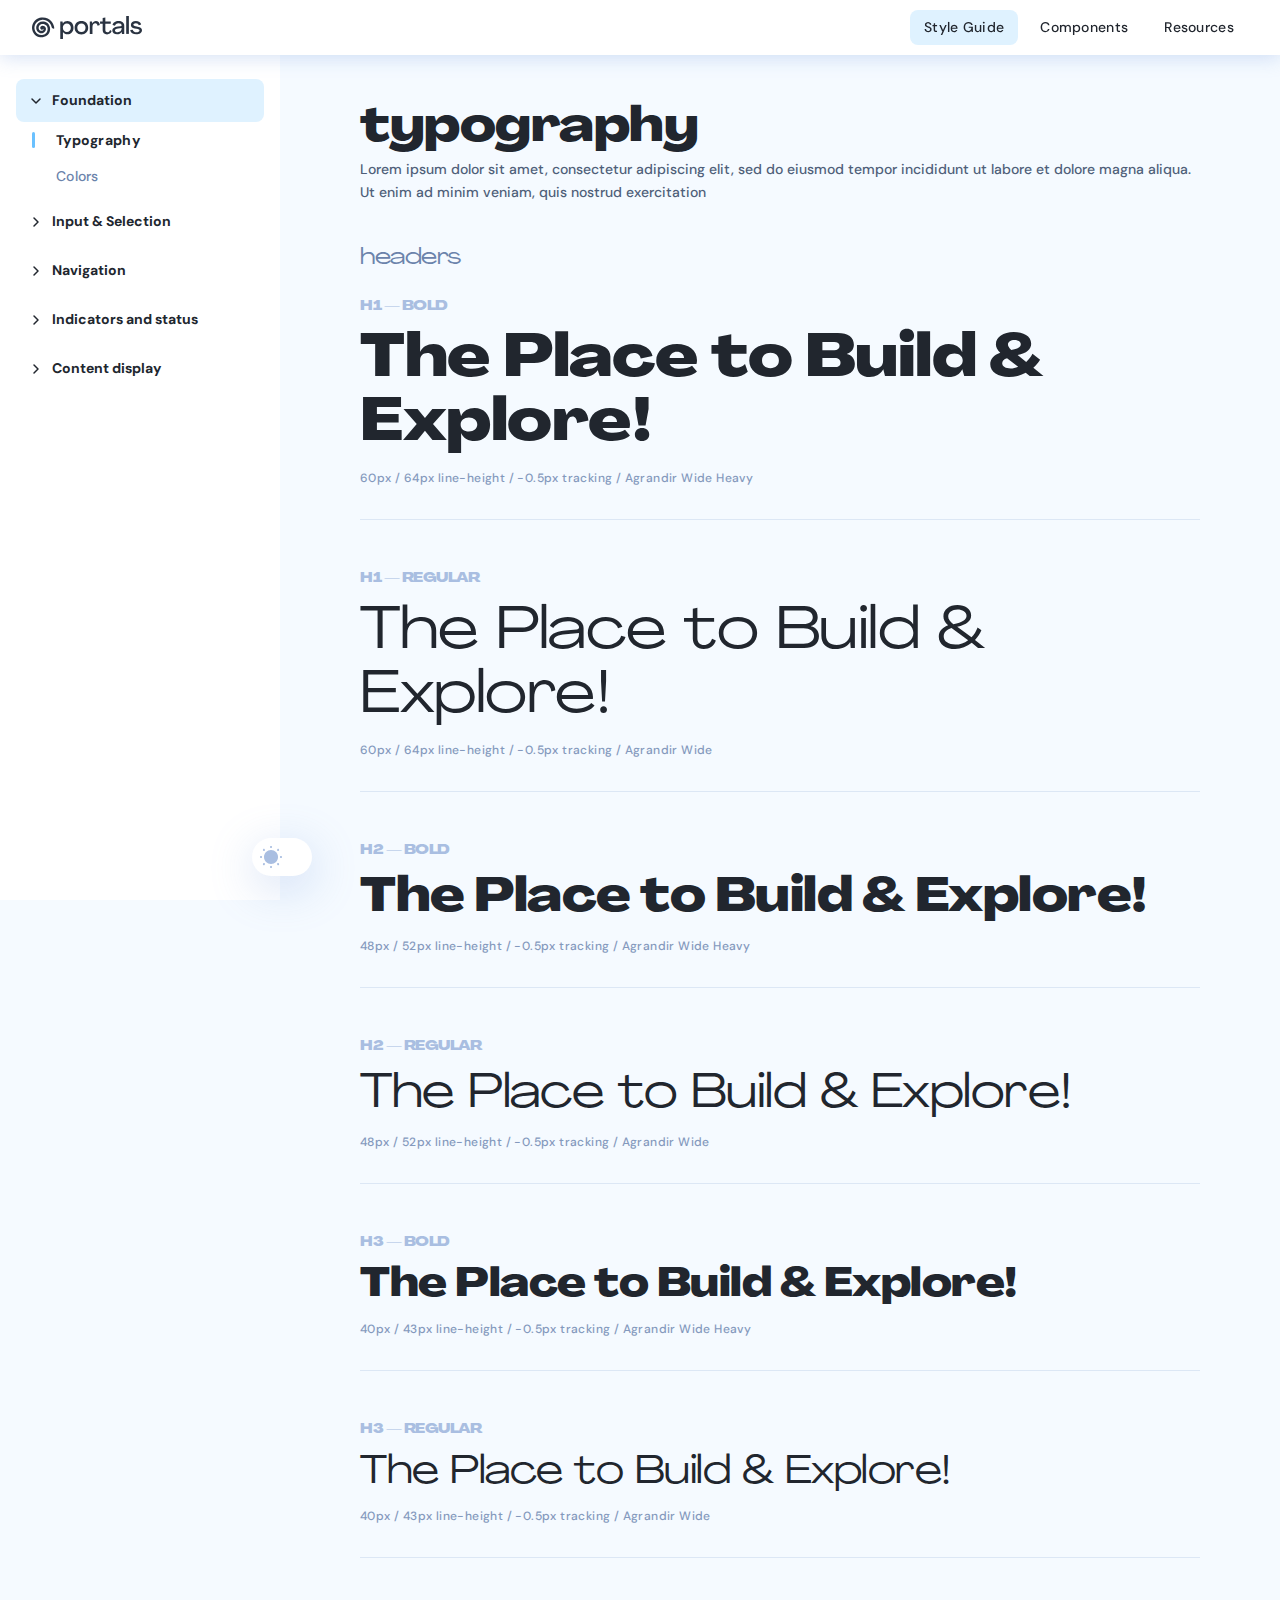
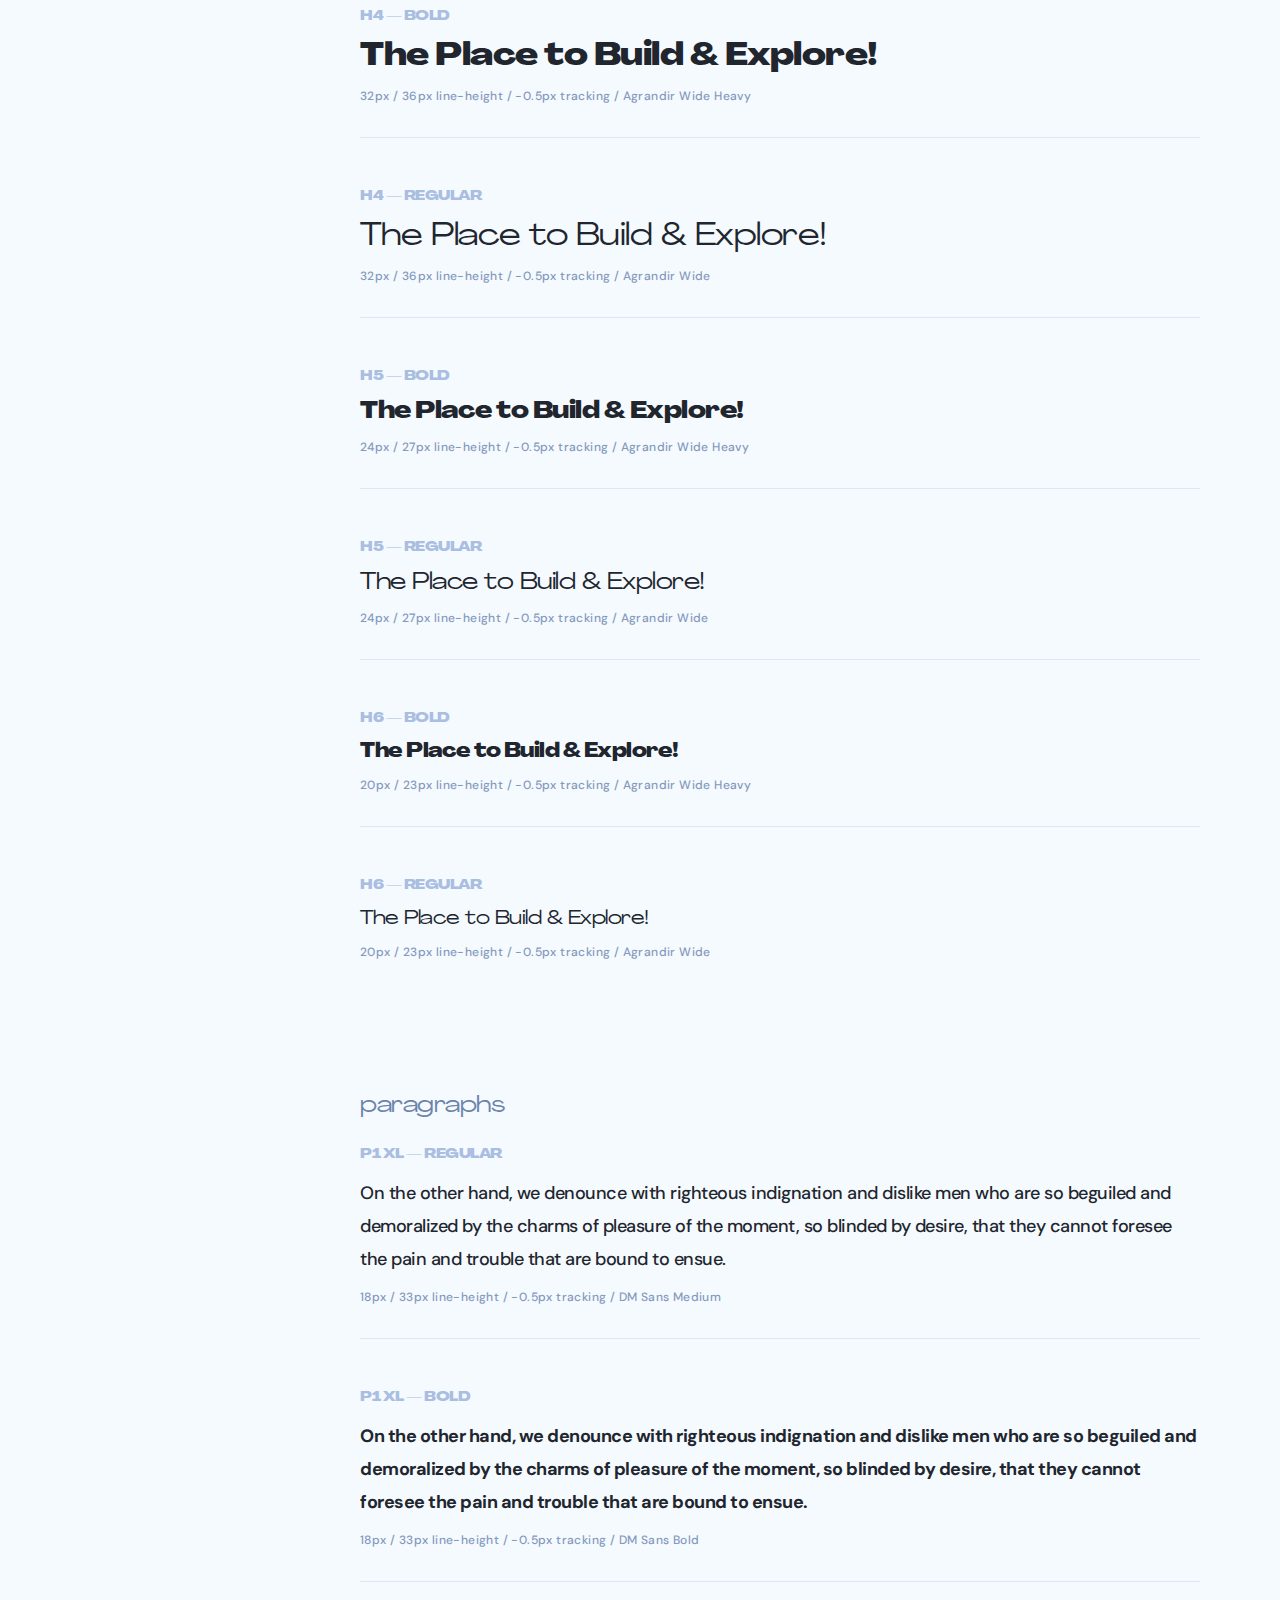
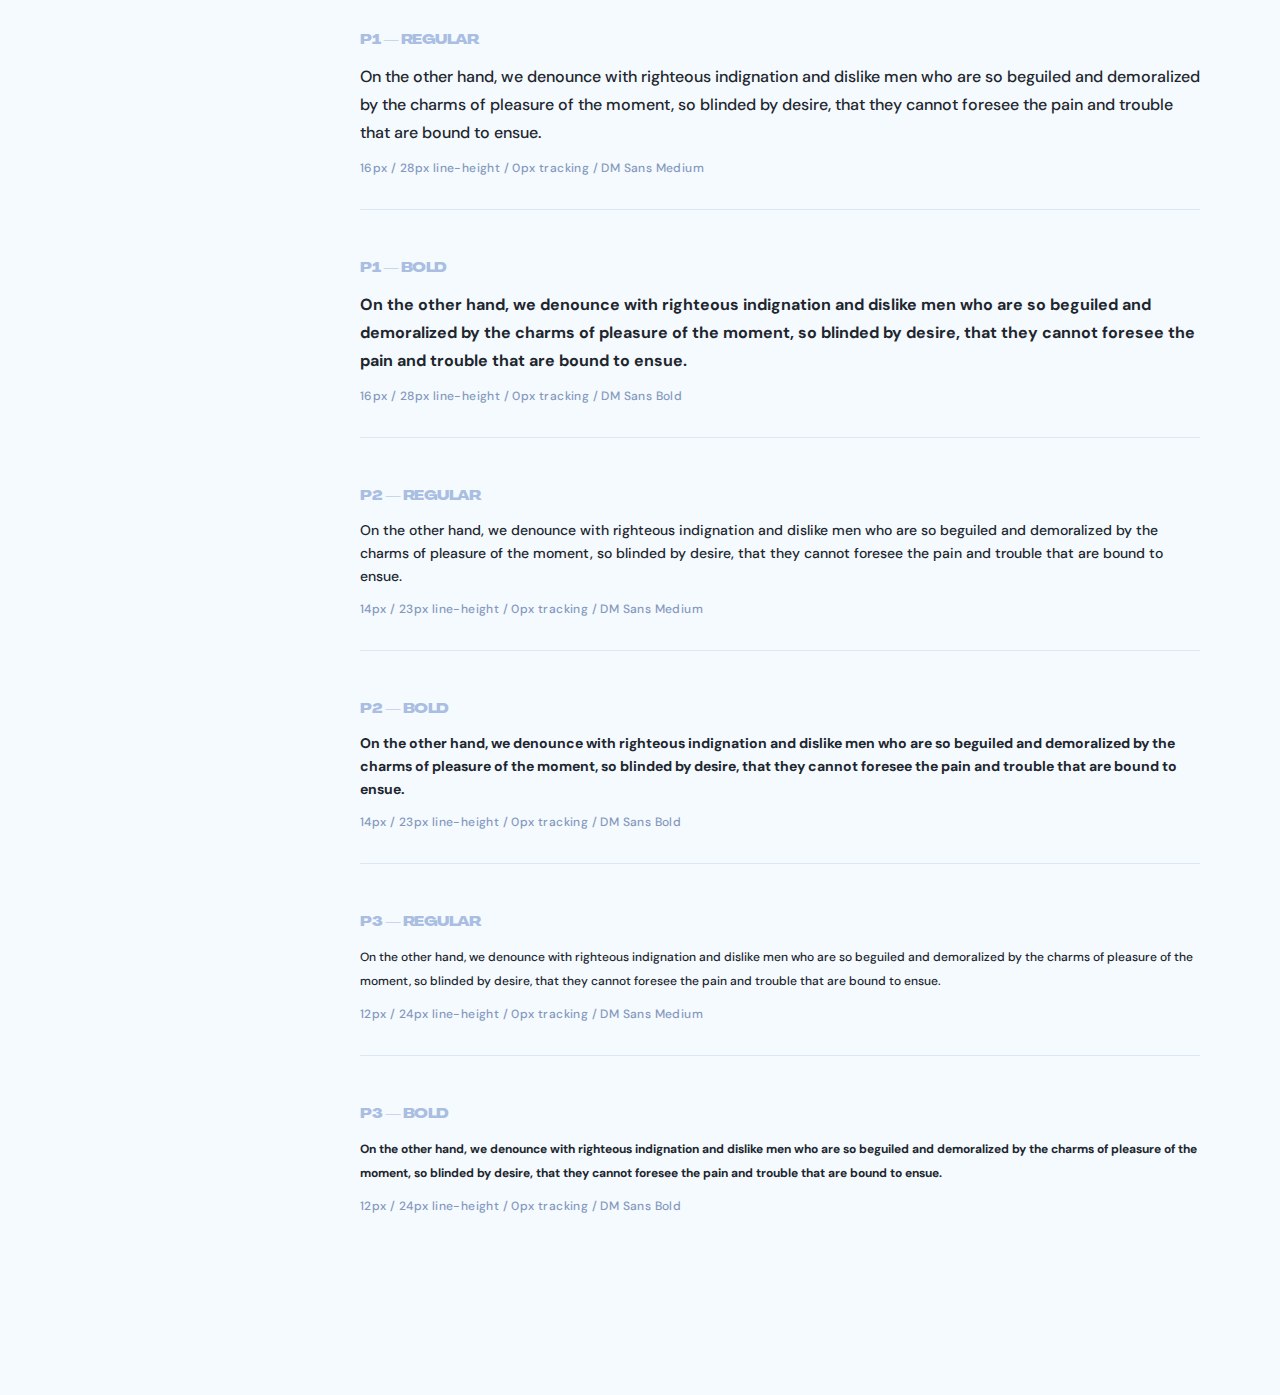
<file: pages/typography.html>
<!DOCTYPE html>
<html lang="en">
<head>
  <meta charset="UTF-8">
  <meta name="viewport" content="width=device-width, initial-scale=1.0">
  <title>Typography — Portals Style Guide</title>
  <link rel="stylesheet" href="../styles.css">
  <script>
    (function(){var t=localStorage.getItem('portals-theme');if(t==='dark')document.documentElement.setAttribute('data-theme','dark');})();
  </script>
</head>
<body>

  <!-- Top Bar -->
  <header class="style-guide__topbar">
    <a href="../index.html" class="style-guide__topbar-logo">
      <img src="../portals-logo.svg" alt="Portals">
    </a>
    <nav class="style-guide__topbar-nav">
      <a href="../index.html" class="topbar-link topbar-link--active">Style Guide</a>
      <a href="#" class="topbar-link">Components</a>
      <a href="#" class="topbar-link">Resources</a>
    </nav>
  </header>

  <div class="style-guide">

    <!-- Sidebar Navigation -->
    <nav class="style-guide__sidebar">
      <div class="style-guide__sidebar-nav">

        <!-- Foundation (active) -->
        <details class="sidebar-category" open>
          <summary>Foundation</summary>
          <div class="sidebar-category__content">
            <div class="sidebar-category__inner">
              <a href="typography.html" class="sidebar-link sidebar-link--active">Typography</a>
              <a href="colors.html" class="sidebar-link">Colors</a>
            </div>
          </div>
        </details>

        <!-- Input & Selection -->
        <details class="sidebar-category">
          <summary>Input & Selection</summary>
          <div class="sidebar-category__content">
            <div class="sidebar-category__inner">
              <a href="buttons.html" class="sidebar-link">Buttons & Toggles</a>
              <a href="radio.html" class="sidebar-link">Radio & Checkmarks</a>
              <a href="dropdowns.html" class="sidebar-link">Dropdowns</a>
              <a href="#date-picker" class="sidebar-link">Date picker</a>
              <a href="#file-upload" class="sidebar-link">File upload</a>
              <a href="form-fields.html" class="sidebar-link">Form fields</a>
              <a href="#menu" class="sidebar-link">Menu</a>
              <a href="#segmented-control" class="sidebar-link">Segmented control</a>
              <a href="#slider" class="sidebar-link">Slider</a>
              <a href="#star-rating" class="sidebar-link">Star rating</a>
              <a href="#stepper" class="sidebar-link">Stepper</a>
              <a href="#switch" class="sidebar-link">Switch</a>
              <a href="#time-picker" class="sidebar-link">Time picker</a>
            </div>
          </div>
        </details>

        <!-- Navigation -->
        <details class="sidebar-category">
          <summary>Navigation</summary>
          <div class="sidebar-category__content">
            <div class="sidebar-category__inner">
              <a href="#breadcrumbs" class="sidebar-link">Breadcrumbs</a>
              <a href="#bottom-navigation" class="sidebar-link">Bottom navigation</a>
              <a href="#link" class="sidebar-link">Link</a>
              <a href="#navigation-header" class="sidebar-link">Navigation header</a>
              <a href="#page-controls" class="sidebar-link">Page controls</a>
              <a href="#pagination" class="sidebar-link">Pagination</a>
              <a href="#side-navigation" class="sidebar-link">Side navigation</a>
              <a href="#tabs" class="sidebar-link">Tabs</a>
              <a href="#top-navigation" class="sidebar-link">Top navigation</a>
            </div>
          </div>
        </details>

        <!-- Indicators and status -->
        <details class="sidebar-category">
          <summary>Indicators and status</summary>
          <div class="sidebar-category__content">
            <div class="sidebar-category__inner">
              <a href="#badge" class="sidebar-link">Badge</a>
              <a href="#empty-state" class="sidebar-link">Empty state</a>
              <a href="#placeholder" class="sidebar-link">Placeholder</a>
              <a href="#progress-bar" class="sidebar-link">Progress bar</a>
              <a href="#progress-circle" class="sidebar-link">Progress circle</a>
              <a href="#progress-steps" class="sidebar-link">Progress steps</a>
              <a href="#tag" class="sidebar-link">Tag</a>
            </div>
          </div>
        </details>

        <!-- Content display -->
        <details class="sidebar-category">
          <summary>Content display</summary>
          <div class="sidebar-category__content">
            <div class="sidebar-category__inner">
              <a href="#accordion" class="sidebar-link">Accordion</a>
              <a href="#avatar" class="sidebar-link">Avatar</a>
              <a href="#draggable-list" class="sidebar-link">Draggable list</a>
              <a href="#list-item" class="sidebar-link">List item</a>
              <a href="#section-heading" class="sidebar-link">Section heading</a>
              <a href="#tile" class="sidebar-link">Tile</a>
              <a href="friends-module.html" class="sidebar-link">Friends module</a>
            </div>
          </div>
        </details>

      </div>

      <!-- Theme Toggle -->
      <button class="theme-toggle" aria-label="Toggle dark mode">
        <span class="theme-toggle__icon theme-toggle__sun">
          <svg viewBox="0 0 22 22" fill="none" xmlns="http://www.w3.org/2000/svg">
            <path d="M11.0128 18.0323C14.8858 18.0323 18.0255 14.8926 18.0255 11.0196C18.0255 7.14655 14.8858 4.00684 11.0128 4.00684C7.13972 4.00684 4 7.14655 4 11.0196C4 14.8926 7.13972 18.0323 11.0128 18.0323Z" fill="currentColor"/>
            <path d="M11.02 22C10.469 22 10.0182 21.5893 10.0182 21.0383V20.9581C10.0182 20.4071 10.469 19.9563 11.02 19.9563C11.571 19.9563 12.0219 20.4071 12.0219 20.9581C12.0219 21.5091 11.571 22 11.02 22ZM18.173 19.1749C17.9126 19.1749 17.6621 19.0747 17.4617 18.8843L17.3315 18.7541C16.9408 18.3634 16.9408 17.7322 17.3315 17.3415C17.7222 16.9508 18.3534 16.9508 18.7441 17.3415L18.8743 17.4718C19.265 17.8625 19.265 18.4936 18.8743 18.8843C18.684 19.0747 18.4335 19.1749 18.173 19.1749ZM3.86703 19.1749C3.60656 19.1749 3.3561 19.0747 3.15574 18.8843C2.76503 18.4936 2.76503 17.8625 3.15574 17.4718L3.28597 17.3415C3.67669 16.9508 4.30783 16.9508 4.69854 17.3415C5.08925 17.7322 5.08925 18.3634 4.69854 18.7541L4.56831 18.8843C4.37796 19.0747 4.11749 19.1749 3.86703 19.1749ZM21.0383 12.0219H20.9581C20.4071 12.0219 19.9563 11.571 19.9563 11.02C19.9563 10.469 20.4071 10.0182 20.9581 10.0182C21.5091 10.0182 22 10.469 22 11.02C22 11.571 21.5893 12.0219 21.0383 12.0219ZM1.08197 12.0219H1.00182C0.45082 12.0219 0 11.571 0 11.02C0 10.469 0.45082 10.0182 1.00182 10.0182C1.55282 10.0182 2.04372 10.469 2.04372 11.02C2.04372 11.571 1.63297 12.0219 1.08197 12.0219ZM18.0428 4.99909C17.7823 4.99909 17.5319 4.89891 17.3315 4.70856C16.9408 4.31785 16.9408 3.6867 17.3315 3.29599L17.4617 3.16576C17.8525 2.77505 18.4836 2.77505 18.8743 3.16576C19.265 3.55647 19.265 4.18761 18.8743 4.57832L18.7441 4.70856C18.5537 4.89891 18.3033 4.99909 18.0428 4.99909ZM3.99727 4.99909C3.73679 4.99909 3.48634 4.89891 3.28597 4.70856L3.15574 4.56831C2.76503 4.1776 2.76503 3.54645 3.15574 3.15574C3.54645 2.76503 4.1776 2.76503 4.56831 3.15574L4.69854 3.28597C5.08925 3.67669 5.08925 4.30783 4.69854 4.69854C4.5082 4.89891 4.24772 4.99909 3.99727 4.99909ZM11.02 2.04372C10.469 2.04372 10.0182 1.63297 10.0182 1.08197V1.00182C10.0182 0.45082 10.469 0 11.02 0C11.571 0 12.0219 0.45082 12.0219 1.00182C12.0219 1.55282 11.571 2.04372 11.02 2.04372Z" fill="currentColor"/>
          </svg>
        </span>
        <span class="theme-toggle__icon theme-toggle__moon">
          <svg viewBox="0 0 22 22" fill="none" xmlns="http://www.w3.org/2000/svg">
            <path d="M21.8215 15.3305C21.6399 15.0333 21.1291 14.5711 19.8577 14.7912C19.154 14.9122 18.4389 14.9673 17.7237 14.9342C15.0789 14.8242 12.6838 13.6466 11.0152 11.8306C9.53956 10.2348 8.63146 8.15465 8.62011 5.90946C8.62011 4.65479 8.86984 3.44415 9.38064 2.29954C9.88009 1.18795 9.5282 0.604643 9.27848 0.362515C9.0174 0.10938 8.40444 -0.242806 7.20122 0.241451C2.5586 2.13446 -0.313242 6.64685 0.0272929 11.4784C0.367827 16.0238 3.65966 19.9089 8.0185 21.3727C9.06281 21.7249 10.1639 21.934 11.299 21.978C11.4806 21.989 11.6622 22 11.8438 22C15.6465 22 19.2107 20.2611 21.4583 17.3005C22.2188 16.277 22.0145 15.6276 21.8215 15.3305Z" fill="currentColor"/>
          </svg>
        </span>
      </button>
    </nav>

    <!-- Main Content -->
    <main class="style-guide__content">

      <!-- Page Header -->
      <div class="page-header">
        <h2 class="page-header__title">typography</h2>
        <p class="page-header__description">Lorem ipsum dolor sit amet, consectetur adipiscing elit, sed do eiusmod tempor incididunt ut labore et dolore magna aliqua. Ut enim ad minim veniam, quis nostrud exercitation</p>
      </div>

      <!-- ==================== HEADERS ==================== -->
      <section class="style-guide__section" id="headers">
        <div class="style-guide__subsection-title">Headers</div>

        <!-- H1 XL (hidden for now) -->
        <div style="display: none;">
          <div class="type-specimen">
            <div class="type-specimen__label">H1 XL &mdash; Bold</div>
            <p class="h1-xl-bold type-specimen__sample">The Place to Build &amp; Explore!</p>
            <div class="type-specimen__meta">75px / 75px line-height / -0.5px tracking / Agrandir Wide Heavy</div>
          </div>

          <div class="type-specimen">
            <div class="type-specimen__label">H1 XL &mdash; Regular</div>
            <p class="h1-xl type-specimen__sample">The Place to Build &amp; Explore!</p>
            <div class="type-specimen__meta">75px / 75px line-height / -0.5px tracking / Agrandir Wide</div>
          </div>
        </div>

        <!-- H1 -->
        <div class="type-specimen">
          <div class="type-specimen__label">H1 &mdash; Bold</div>
          <p class="h1-bold type-specimen__sample">The Place to Build &amp; Explore!</p>
          <div class="type-specimen__meta">60px / 64px line-height / -0.5px tracking / Agrandir Wide Heavy</div>
        </div>

        <div class="type-specimen">
          <div class="type-specimen__label">H1 &mdash; Regular</div>
          <p class="h1 type-specimen__sample">The Place to Build &amp; Explore!</p>
          <div class="type-specimen__meta">60px / 64px line-height / -0.5px tracking / Agrandir Wide</div>
        </div>

        <!-- H2 -->
        <div class="type-specimen">
          <div class="type-specimen__label">H2 &mdash; Bold</div>
          <p class="h2-bold type-specimen__sample">The Place to Build &amp; Explore!</p>
          <div class="type-specimen__meta">48px / 52px line-height / -0.5px tracking / Agrandir Wide Heavy</div>
        </div>

        <div class="type-specimen">
          <div class="type-specimen__label">H2 &mdash; Regular</div>
          <p class="h2 type-specimen__sample">The Place to Build &amp; Explore!</p>
          <div class="type-specimen__meta">48px / 52px line-height / -0.5px tracking / Agrandir Wide</div>
        </div>

        <!-- H3 -->
        <div class="type-specimen">
          <div class="type-specimen__label">H3 &mdash; Bold</div>
          <p class="h3-bold type-specimen__sample">The Place to Build &amp; Explore!</p>
          <div class="type-specimen__meta">40px / 43px line-height / -0.5px tracking / Agrandir Wide Heavy</div>
        </div>

        <div class="type-specimen">
          <div class="type-specimen__label">H3 &mdash; Regular</div>
          <p class="h3 type-specimen__sample">The Place to Build &amp; Explore!</p>
          <div class="type-specimen__meta">40px / 43px line-height / -0.5px tracking / Agrandir Wide</div>
        </div>

        <!-- H4 -->
        <div class="type-specimen">
          <div class="type-specimen__label">H4 &mdash; Bold</div>
          <p class="h4-bold type-specimen__sample">The Place to Build &amp; Explore!</p>
          <div class="type-specimen__meta">32px / 36px line-height / -0.5px tracking / Agrandir Wide Heavy</div>
        </div>

        <div class="type-specimen">
          <div class="type-specimen__label">H4 &mdash; Regular</div>
          <p class="h4 type-specimen__sample">The Place to Build &amp; Explore!</p>
          <div class="type-specimen__meta">32px / 36px line-height / -0.5px tracking / Agrandir Wide</div>
        </div>

        <!-- H5 -->
        <div class="type-specimen">
          <div class="type-specimen__label">H5 &mdash; Bold</div>
          <p class="h5-bold type-specimen__sample">The Place to Build &amp; Explore!</p>
          <div class="type-specimen__meta">24px / 27px line-height / -0.5px tracking / Agrandir Wide Heavy</div>
        </div>

        <div class="type-specimen">
          <div class="type-specimen__label">H5 &mdash; Regular</div>
          <p class="h5 type-specimen__sample">The Place to Build &amp; Explore!</p>
          <div class="type-specimen__meta">24px / 27px line-height / -0.5px tracking / Agrandir Wide</div>
        </div>

        <!-- H6 -->
        <div class="type-specimen">
          <div class="type-specimen__label">H6 &mdash; Bold</div>
          <p class="h6-bold type-specimen__sample">The Place to Build &amp; Explore!</p>
          <div class="type-specimen__meta">20px / 23px line-height / -0.5px tracking / Agrandir Wide Heavy</div>
        </div>

        <div class="type-specimen">
          <div class="type-specimen__label">H6 &mdash; Regular</div>
          <p class="h6 type-specimen__sample">The Place to Build &amp; Explore!</p>
          <div class="type-specimen__meta">20px / 23px line-height / -0.5px tracking / Agrandir Wide</div>
        </div>
      </section>


      <!-- ==================== PARAGRAPHS ==================== -->
      <section class="style-guide__section" id="paragraphs">
        <div class="style-guide__subsection-title">Paragraphs</div>

        <!-- P1 XL -->
        <div class="type-specimen">
          <div class="type-specimen__label">P1 XL &mdash; Regular</div>
          <p class="p1-xl type-specimen__sample">On the other hand, we denounce with righteous indignation and dislike men who are so beguiled and demoralized by the charms of pleasure of the moment, so blinded by desire, that they cannot foresee the pain and trouble that are bound to ensue.</p>
          <div class="type-specimen__meta">18px / 33px line-height / -0.5px tracking / DM Sans Medium</div>
        </div>

        <div class="type-specimen">
          <div class="type-specimen__label">P1 XL &mdash; Bold</div>
          <p class="p1-xl-bold type-specimen__sample">On the other hand, we denounce with righteous indignation and dislike men who are so beguiled and demoralized by the charms of pleasure of the moment, so blinded by desire, that they cannot foresee the pain and trouble that are bound to ensue.</p>
          <div class="type-specimen__meta">18px / 33px line-height / -0.5px tracking / DM Sans Bold</div>
        </div>

        <!-- P1 -->
        <div class="type-specimen">
          <div class="type-specimen__label">P1 &mdash; Regular</div>
          <p class="p1 type-specimen__sample">On the other hand, we denounce with righteous indignation and dislike men who are so beguiled and demoralized by the charms of pleasure of the moment, so blinded by desire, that they cannot foresee the pain and trouble that are bound to ensue.</p>
          <div class="type-specimen__meta">16px / 28px line-height / 0px tracking / DM Sans Medium</div>
        </div>

        <div class="type-specimen">
          <div class="type-specimen__label">P1 &mdash; Bold</div>
          <p class="p1-bold type-specimen__sample">On the other hand, we denounce with righteous indignation and dislike men who are so beguiled and demoralized by the charms of pleasure of the moment, so blinded by desire, that they cannot foresee the pain and trouble that are bound to ensue.</p>
          <div class="type-specimen__meta">16px / 28px line-height / 0px tracking / DM Sans Bold</div>
        </div>

        <!-- P2 -->
        <div class="type-specimen">
          <div class="type-specimen__label">P2 &mdash; Regular</div>
          <p class="p2 type-specimen__sample">On the other hand, we denounce with righteous indignation and dislike men who are so beguiled and demoralized by the charms of pleasure of the moment, so blinded by desire, that they cannot foresee the pain and trouble that are bound to ensue.</p>
          <div class="type-specimen__meta">14px / 23px line-height / 0px tracking / DM Sans Medium</div>
        </div>

        <div class="type-specimen">
          <div class="type-specimen__label">P2 &mdash; Bold</div>
          <p class="p2-bold type-specimen__sample">On the other hand, we denounce with righteous indignation and dislike men who are so beguiled and demoralized by the charms of pleasure of the moment, so blinded by desire, that they cannot foresee the pain and trouble that are bound to ensue.</p>
          <div class="type-specimen__meta">14px / 23px line-height / 0px tracking / DM Sans Bold</div>
        </div>

        <!-- P3 -->
        <div class="type-specimen">
          <div class="type-specimen__label">P3 &mdash; Regular</div>
          <p class="p3 type-specimen__sample">On the other hand, we denounce with righteous indignation and dislike men who are so beguiled and demoralized by the charms of pleasure of the moment, so blinded by desire, that they cannot foresee the pain and trouble that are bound to ensue.</p>
          <div class="type-specimen__meta">12px / 24px line-height / 0px tracking / DM Sans Medium</div>
        </div>

        <div class="type-specimen">
          <div class="type-specimen__label">P3 &mdash; Bold</div>
          <p class="p3-bold type-specimen__sample">On the other hand, we denounce with righteous indignation and dislike men who are so beguiled and demoralized by the charms of pleasure of the moment, so blinded by desire, that they cannot foresee the pain and trouble that are bound to ensue.</p>
          <div class="type-specimen__meta">12px / 24px line-height / 0px tracking / DM Sans Bold</div>
        </div>
      </section>

    </main>
  </div>

  <script src="../sidebar.js"></script>
</body>
</html>
</file>
<file: styles.css>
/* ============================================================
   PORTALS — Global Stylesheet
   ============================================================ */


/* ===== View Transitions ===== */

@view-transition {
  navigation: auto;
}

::view-transition-old(root) {
  animation-duration: 0.5s;
  animation-timing-function: ease;
}

::view-transition-new(root) {
  animation-duration: 0.5s;
  animation-timing-function: ease;
}


/* ===== Reset ===== */

*, *::before, *::after {
  box-sizing: border-box;
  margin: 0;
  padding: 0;
}

html {
  font-size: 16px;
  -webkit-font-smoothing: antialiased;
  -moz-osx-font-smoothing: grayscale;
}

body {
  font-family: 'DM Sans', sans-serif;
  color: var(--text-primary);
  background-color: var(--surface-primary);
  line-height: 1.5;
  overflow-x: hidden;
}

img, svg {
  display: block;
  max-width: 100%;
}

/* Scrollbar — dark mode */
[data-theme="dark"] {
  scrollbar-color: var(--slate-5) transparent;
}

[data-theme="dark"] ::-webkit-scrollbar {
  width: 12px;
}

[data-theme="dark"] ::-webkit-scrollbar-track {
  background: transparent;
}

[data-theme="dark"] ::-webkit-scrollbar-thumb {
  background: var(--slate-5);
  border: 3px solid var(--slate-1);
  border-radius: 6px;
}

[data-theme="dark"] ::-webkit-scrollbar-thumb:hover {
  background: var(--slate-6);
}


/* ===== Color Tokens — Brand Palette (fixed, never overridden) ===== */

:root {
  /* Blues */
  --blue-1: #6AC1FF;
  --blue-2: #9FD7FF;
  --blue-3: #BFE4FF;
  --blue-4: #DFF2FF;

  /* Violet */
  --violet-1: #AB9EF5;
  --violet-2: #B7ABFD;
  --violet-3: #D8D1FF;

  /* Ice Tones (0–13, lightest to darkest) */
  --ice-0:  #FFFFFF;
  --ice-1:  #F5FAFF;
  --ice-2:  #EAF2FF;
  --ice-3:  #E4EDFA;
  --ice-4:  #DCE7F5;
  --ice-5:  #CADBF7;
  --ice-6:  #BCCEEA;
  --ice-7:  #A9BEE1;
  --ice-8:  #97AECF;
  --ice-9:  #8499BD;
  --ice-10: #6B83AB;
  --ice-11: #4F5F79;
  --ice-12: #3D4E66;
  --ice-13: #21262E;

  /* Slate Tones (0–13, 1:1 with ice) */
  --slate-0:  #111419;
  --slate-1:  #12161C;
  --slate-2:  #161A20;
  --slate-3:  #1A1F28;
  --slate-4:  #242B36;
  --slate-5:  #2E3642;
  --slate-6:  #3A4554;
  --slate-7:  #4A586C;
  --slate-8:  #556478;
  --slate-9:  #5E6E84;
  --slate-10: #7E8DA4;
  --slate-11: #A8B4C4;
  --slate-12: #CCD4DE;
  --slate-13: #E8ECF2;

  /* Special */
  --shadow-1: rgba(118, 156, 220, 0.32);


  /* ===== Semantic Tokens — Light Mode (default) ===== */

  /* Surfaces */
  --surface-primary:    var(--ice-1);
  --surface-elevated:   var(--ice-0);
  --surface-sunken:     var(--ice-2);

  /* Text */
  --text-primary:       var(--ice-13);
  --text-secondary:     var(--ice-11);
  --text-tertiary:      var(--ice-10);
  --text-quaternary:    var(--ice-9);
  --text-placeholder:   var(--ice-7);
  --text-disabled:      var(--ice-6);

  /* Borders */
  --border-default:     var(--ice-5);
  --border-subtle:      var(--ice-4);
  --border-hover:       var(--ice-6);
  --border-strong:      var(--ice-8);

  /* Accent — Blues */
  --accent-primary:     var(--blue-1);
  --accent-bg:          var(--blue-4);
  --accent-btn:         var(--blue-2);
  --accent-btn-hover:   var(--blue-3);
  --accent-heading:     var(--blue-1);
  --accent-heading-alt: var(--blue-2);
  --accent-focus:       var(--blue-4);

  /* Accent — Violet */
  --accent-violet:       var(--violet-1);
  --accent-violet-hover: var(--violet-2);

  /* Focus States */
  --border-focus:        var(--blue-1);
  --ring-focus:          var(--blue-4);
  --text-focus:          var(--blue-1);
  --caret-accent:        var(--blue-2);

  /* Selected / Checked States */
  --border-selected:     var(--blue-1);
  --bg-selected:         var(--blue-4);
  --bg-checked:          var(--blue-1);
  --bg-toggle-on:        var(--blue-2);
  --bg-toggle-on-hover:  var(--blue-1);

  /* Trigger / Selection Indicator */
  --bg-trigger-selected:  var(--blue-3);
  --bg-pill-selected:     var(--blue-2);
  --indicator-active:     var(--blue-1);

  /* Form / Loading Accent */
  --bg-btn-accent:        var(--blue-2);
  --bg-btn-accent-hover:  var(--blue-1);
  --spinner-accent:       var(--blue-2);
  --progress-fill:        var(--blue-3);

  /* Icons */
  --icon-default:           var(--ice-7);
  --icon-hover:             var(--ice-8);
  --icon-active:            var(--blue-1);
  --icon-dark:              var(--ice-10);

  /* Button: Secondary */
  --btn-secondary-bg:    var(--ice-13);
  --btn-secondary-text:  var(--ice-3);
  --btn-secondary-hover: var(--ice-12);

  /* Button: Subtle */
  --btn-subtle-bg:       var(--ice-4);
  --btn-subtle-text:     var(--ice-10);

  /* Button: Inactive */
  --btn-inactive-bg:     var(--ice-3);
  --btn-inactive-text:   var(--ice-6);
  --btn-inactive-border: var(--ice-5);

  /* Shadow */
  --shadow-elevation:    rgba(118, 156, 220, 0.32);

  /* Dropdown triggers */
  --dropdown-trigger-bg:       var(--ice-3);
  --dropdown-trigger-hover:    var(--ice-4);
  --dropdown-trigger-pill:     var(--ice-6);

  /* Feedback */
  --feedback-success:    #18AD79;
  --feedback-error:      #CB3B36;
}


/* ===== Dark Mode Overrides ===== */

[data-theme="dark"] {
  /* Surfaces */
  --surface-primary:    var(--slate-1);
  --surface-elevated:   var(--slate-0);
  --surface-sunken:     var(--slate-2);

  /* Text */
  --text-primary:       var(--slate-13);
  --text-secondary:     var(--slate-11);
  --text-tertiary:      var(--slate-10);
  --text-quaternary:    var(--slate-9);
  --text-placeholder:   var(--slate-7);
  --text-disabled:      var(--slate-6);

  /* Borders */
  --border-default:     var(--slate-5);
  --border-subtle:      var(--slate-4);
  --border-hover:       var(--slate-6);
  --border-strong:      var(--slate-8);

  /* Accent — Blues */
  --accent-primary:     #6AC1FF;
  --accent-bg:          rgba(52, 150, 220, 0.15);
  --accent-btn:         #6AC1FF;
  --accent-btn-hover:   #6AC1FF;
  --accent-heading:     #6AC1FF;
  --accent-heading-alt: #6AC1FF;
  --accent-focus:       rgba(52, 150, 220, 0.3);

  /* Accent — Violet */
  --accent-violet:       #9B8EE5;
  --accent-violet-hover: #AB9EF5;

  /* Focus States */
  --border-focus:        #6AC1FF;
  --ring-focus:          rgba(52, 150, 220, 0.3);
  --text-focus:          #4DA8E8;
  --caret-accent:        #6AC1FF;

  /* Selected / Checked States */
  --border-selected:     #4DA8E8;
  --bg-selected:         rgba(52, 150, 220, 0.15);
  --bg-checked:          #4DA8E8;
  --bg-toggle-on:        #4DA8E8;
  --bg-toggle-on-hover:  #4DA8E8;

  /* Trigger / Selection Indicator */
  --bg-trigger-selected:  #4DA8E8;
  --bg-pill-selected:     #4DA8E8;
  --indicator-active:     #4DA8E8;

  /* Form / Loading Accent */
  --bg-btn-accent:        #4DA8E8;
  --bg-btn-accent-hover:  #6AC1FF;
  --spinner-accent:       #6AC1FF;
  --progress-fill:        #4DA8E8;

  /* Icons */
  --icon-default:           var(--slate-7);
  --icon-hover:             var(--slate-8);
  --icon-active:            #6AC1FF;
  --icon-dark:              var(--slate-10);

  /* Button: Secondary (inverted) */
  --btn-secondary-bg:    var(--slate-13);
  --btn-secondary-text:  var(--slate-3);
  --btn-secondary-hover: var(--slate-12);

  /* Button: Subtle */
  --btn-subtle-bg:       var(--slate-4);
  --btn-subtle-text:     var(--slate-10);

  /* Button: Inactive */
  --btn-inactive-bg:     var(--slate-3);
  --btn-inactive-text:   var(--slate-6);
  --btn-inactive-border: var(--slate-5);

  /* Shadow */
  --shadow-elevation:    rgba(0, 0, 0, 0.5);
  --shadow-1:            rgba(0, 0, 0, 0.4);

  /* Dropdown triggers */
  --dropdown-trigger-bg:       var(--slate-3);
  --dropdown-trigger-hover:    var(--slate-4);
  --dropdown-trigger-pill:     var(--slate-6);

  /* Feedback */
  --feedback-success:    #2ECC94;
  --feedback-error:      #E05550;
}

/* Logo inversion for dark mode */
[data-theme="dark"] .style-guide__topbar-logo img {
  filter: brightness(0) invert(1);
}


/* ===== Font Face Declarations ===== */

/* Headers — Agrandir Wide family */
@font-face {
  font-family: 'Agrandir Wide';
  src: url('./fonts/Agrandir-Wide.otf') format('opentype');
  font-weight: 400;
  font-style: normal;
  font-display: swap;
}

@font-face {
  font-family: 'Agrandir Wide';
  src: url('./fonts/Agrandir-WideHeavy.otf') format('opentype');
  font-weight: 700;
  font-style: normal;
  font-display: swap;
}

/* Paragraphs / Body — DM Sans family */
@font-face {
  font-family: 'DM Sans';
  src: url('./fonts/DMSans-Medium.ttf') format('truetype');
  font-weight: 400;
  font-style: normal;
  font-display: swap;
}

@font-face {
  font-family: 'DM Sans';
  src: url('./fonts/DMSans-Bold.ttf') format('truetype');
  font-weight: 700;
  font-style: normal;
  font-display: swap;
}


/* ===== Typography — Desktop ===== */

/* H1 XL */
.h1-xl {
  font-family: 'Agrandir Wide', sans-serif;
  font-size: 75px;
  line-height: 75px;
  margin-bottom: 72px;
  letter-spacing: -0.5px;
  font-weight: 400;
}

.h1-xl-bold {
  font-family: 'Agrandir Wide', sans-serif;
  font-size: 75px;
  line-height: 75px;
  margin-bottom: 72px;
  letter-spacing: -0.5px;
  font-weight: 700;
}

/* H1 */
.h1 {
  font-family: 'Agrandir Wide', sans-serif;
  font-size: 60px;
  line-height: 64px;
  margin-bottom: 72px;
  letter-spacing: -0.5px;
  font-weight: 400;
}

.h1-bold {
  font-family: 'Agrandir Wide', sans-serif;
  font-size: 60px;
  line-height: 64px;
  margin-bottom: 72px;
  letter-spacing: -0.5px;
  font-weight: 700;
}

/* H2 */
.h2 {
  font-family: 'Agrandir Wide', sans-serif;
  font-size: 48px;
  line-height: 52px;
  margin-bottom: 56px;
  letter-spacing: -0.5px;
  font-weight: 400;
}

.h2-bold {
  font-family: 'Agrandir Wide', sans-serif;
  font-size: 48px;
  line-height: 52px;
  margin-bottom: 56px;
  letter-spacing: -0.5px;
  font-weight: 700;
}

/* H3 */
.h3 {
  font-family: 'Agrandir Wide', sans-serif;
  font-size: 40px;
  line-height: 43px;
  margin-bottom: 48px;
  letter-spacing: -0.5px;
  font-weight: 400;
}

.h3-bold {
  font-family: 'Agrandir Wide', sans-serif;
  font-size: 40px;
  line-height: 43px;
  margin-bottom: 48px;
  letter-spacing: -0.5px;
  font-weight: 700;
}

/* H4 */
.h4 {
  font-family: 'Agrandir Wide', sans-serif;
  font-size: 32px;
  line-height: 36px;
  margin-bottom: 40px;
  letter-spacing: -0.5px;
  font-weight: 400;
}

.h4-bold {
  font-family: 'Agrandir Wide', sans-serif;
  font-size: 32px;
  line-height: 36px;
  margin-bottom: 40px;
  letter-spacing: -0.5px;
  font-weight: 700;
}

/* H5 */
.h5 {
  font-family: 'Agrandir Wide', sans-serif;
  font-size: 24px;
  line-height: 27px;
  margin-bottom: 28px;
  letter-spacing: -0.5px;
  font-weight: 400;
}

.h5-bold {
  font-family: 'Agrandir Wide', sans-serif;
  font-size: 24px;
  line-height: 27px;
  margin-bottom: 28px;
  letter-spacing: -0.5px;
  font-weight: 700;
}

/* H6 */
.h6 {
  font-family: 'Agrandir Wide', sans-serif;
  font-size: 20px;
  line-height: 23px;
  margin-bottom: 24px;
  letter-spacing: -0.5px;
  font-weight: 400;
}

.h6-bold {
  font-family: 'Agrandir Wide', sans-serif;
  font-size: 20px;
  line-height: 23px;
  margin-bottom: 24px;
  letter-spacing: -0.5px;
  font-weight: 700;
}

/* P1 XL */
.p1-xl {
  font-family: 'DM Sans', sans-serif;
  font-size: 18px;
  line-height: 33px;
  margin-bottom: 33px;
  letter-spacing: -0.5px;
  font-weight: 400;
}

.p1-xl-bold {
  font-family: 'DM Sans', sans-serif;
  font-size: 18px;
  line-height: 33px;
  margin-bottom: 33px;
  letter-spacing: -0.5px;
  font-weight: 700;
}

/* P1 */
.p1 {
  font-family: 'DM Sans', sans-serif;
  font-size: 16px;
  line-height: 28px;
  margin-bottom: 28px;
  letter-spacing: 0px;
  font-weight: 400;
}

.p1-bold {
  font-family: 'DM Sans', sans-serif;
  font-size: 16px;
  line-height: 28px;
  margin-bottom: 28px;
  letter-spacing: 0px;
  font-weight: 700;
}

/* P2 */
.p2 {
  font-family: 'DM Sans', sans-serif;
  font-size: 14px;
  line-height: 23px;
  margin-bottom: 18px;
  letter-spacing: 0px;
  font-weight: 400;
}

.p2-bold {
  font-family: 'DM Sans', sans-serif;
  font-size: 14px;
  line-height: 23px;
  margin-bottom: 18px;
  letter-spacing: 0px;
  font-weight: 700;
}

/* P3 */
.p3 {
  font-family: 'DM Sans', sans-serif;
  font-size: 12px;
  line-height: 24px;
  margin-bottom: 24px;
  letter-spacing: 0px;
  font-weight: 400;
}

.p3-bold {
  font-family: 'DM Sans', sans-serif;
  font-size: 12px;
  line-height: 24px;
  margin-bottom: 24px;
  letter-spacing: 0px;
  font-weight: 700;
}


/* ===== Button Components ===== */

.btn {
  display: inline-flex;
  align-items: center;
  justify-content: center;
  width: auto;
  border: none;
  cursor: pointer;
  text-decoration: none;
  transition: background-color 0.2s ease, color 0.2s ease, border-color 0.2s ease;
  white-space: nowrap;
  font-family: 'Agrandir Wide', sans-serif;
}

/* Sizes */
.btn-lg {
  padding: 20px 35px;
  border-radius: 999px;
  font-size: 20px;
  font-weight: 700;
  line-height: 23px;
  letter-spacing: -0.5px;
}

.btn-md {
  padding: 14px 25px;
  border-radius: 999px;
  font-size: 20px;
  font-weight: 700;
  line-height: 23px;
  letter-spacing: -0.5px;
}

.btn-sm {
  padding: 7px 20px;
  border-radius: 749px;
  font-family: 'DM Sans', sans-serif;
  font-size: 14px;
  font-weight: 700;
  line-height: 23px;
  letter-spacing: 0px;
}

/* Primary */
.btn-primary {
  background-color: var(--accent-btn);
  color: var(--text-primary);
}

.btn-primary:hover {
  background-color: var(--accent-btn-hover);
}

/* Secondary */
.btn-secondary {
  background-color: var(--btn-secondary-bg);
  color: var(--btn-secondary-text);
}

.btn-secondary:hover {
  background-color: var(--btn-secondary-hover);
}

/* Tertiary (Violet) */
.btn-tertiary {
  background-color: var(--accent-violet);
  color: var(--text-primary);
}

.btn-tertiary:hover {
  background-color: var(--accent-violet-hover);
}

/* Subtle */
.btn-subtle {
  background-color: var(--btn-subtle-bg);
  color: var(--btn-subtle-text);
}

.btn-subtle:hover {
  background-color: var(--btn-subtle-bg);
}

/* Inactive */
.btn-inactive {
  background-color: var(--btn-inactive-bg);
  color: var(--btn-inactive-text);
  border: 1px solid var(--btn-inactive-border);
  cursor: default;
}

.btn-inactive:hover {
  background-color: var(--btn-inactive-bg);
}

/* Keep button text dark on coloured backgrounds in dark mode */
[data-theme="dark"] .btn-primary,
[data-theme="dark"] .btn-tertiary {
  color: var(--ice-13);
}

/* Button with trailing icon */
.btn__icon {
  display: inline-flex;
  align-items: center;
  justify-content: center;
  flex-shrink: 0;
  width: 16px;
  height: 16px;
  margin-left: 15px;
}

.btn__icon svg {
  width: 16px;
  height: 16px;
}

/* Link button */
.btn-link {
  display: inline-flex;
  align-items: center;
  gap: 12px;
  background: none;
  border: none;
  padding: 0;
  cursor: pointer;
  font-family: 'Agrandir Wide', sans-serif;
  font-size: 20px;
  font-weight: 700;
  line-height: 23px;
  letter-spacing: -0.5px;
  color: var(--text-primary);
  text-decoration: none;
}

.btn-link__arrow {
  display: inline-flex;
  align-items: center;
  justify-content: center;
  width: 16px;
  height: 16px;
  flex-shrink: 0;
  transition: transform 0.25s ease;
}

.btn-link__arrow svg {
  width: 16px;
  height: 16px;
}

.btn-link:hover .btn-link__arrow {
  transform: translateX(5px);
}


/* ---------- Back Button Mini / Link Button Mini ---------- */

.btn-back-mini,
.btn-link-mini {
  display: flex;
  align-items: center;
  gap: 10px;
  background: none;
  border: none;
  padding: 0;
  cursor: pointer;
  color: var(--text-secondary);
  transition: color 0.15s ease;
  text-decoration: none;
}

.btn-back-mini:hover,
.btn-link-mini:hover {
  color: var(--text-primary);
}

.btn-back-mini__icon,
.btn-link-mini__icon {
  width: 28px;
  height: 28px;
  border-radius: 50%;
  border: 1.5px solid var(--border-default);
  display: flex;
  align-items: center;
  justify-content: center;
  flex-shrink: 0;
  transition: border-color 0.15s ease;
}

.btn-back-mini:hover .btn-back-mini__icon,
.btn-link-mini:hover .btn-link-mini__icon {
  border-color: var(--border-strong);
}

.btn-back-mini__icon svg,
.btn-link-mini__icon svg {
  width: 12px;
  height: 12px;
}

.btn-back-mini__text,
.btn-link-mini__text {
  margin-bottom: 0;
  color: inherit;
  font-family: 'DM Sans', sans-serif;
  font-size: 16px;
  line-height: 28px;
  font-weight: 500;
}


/* ===== Responsive — Mobile ===== */

@media (max-width: 768px) {
  /* H1 XL */
  .h1-xl, .h1-xl-bold {
    font-size: 47px;
    line-height: 52px;
    margin-bottom: 55px;
  }

  /* H1 */
  .h1, .h1-bold {
    font-size: 40px;
    line-height: 44px;
    margin-bottom: 56px;
  }

  /* H2 */
  .h2, .h2-bold {
    font-size: 35px;
    line-height: 40px;
    margin-bottom: 48px;
  }

  /* H3 */
  .h3, .h3-bold {
    font-size: 28px;
    line-height: 32px;
    margin-bottom: 40px;
  }

  /* H4 */
  .h4, .h4-bold {
    font-size: 24px;
    line-height: 28px;
    margin-bottom: 32px;
  }

  /* H5 */
  .h5, .h5-bold {
    font-size: 21px;
    line-height: 26px;
    margin-bottom: 24px;
  }

  /* H6 */
  .h6, .h6-bold {
    font-size: 18px;
    line-height: 22px;
    margin-bottom: 20px;
  }

  /* P1 XL */
  .p1-xl, .p1-xl-bold {
    font-size: 18px;
    line-height: 33px;
    margin-bottom: 30px;
  }

  /* P1 — unchanged */
  .p1, .p1-bold {
    font-size: 16px;
    line-height: 28px;
    margin-bottom: 28px;
  }

  /* P2 */
  .p2, .p2-bold {
    font-size: 14px;
    line-height: 23px;
    margin-bottom: 16px;
  }

  /* P3 — unchanged */
  .p3, .p3-bold {
    font-size: 12px;
    line-height: 24px;
    margin-bottom: 24px;
  }
}


/* ===== Style Guide Page Layout ===== */

/* Top Bar */
.style-guide__topbar {
  position: fixed;
  top: 0;
  left: 0;
  right: 0;
  height: 55px;
  background-color: var(--surface-elevated);
  box-shadow: 0px 2px 20px 0px var(--shadow-elevation);
  z-index: 200;
  display: flex;
  align-items: center;
  justify-content: space-between;
  padding: 0 32px;
}

.style-guide__topbar-logo img {
  width: 110px;
  height: auto;
}

.style-guide__topbar-nav {
  display: flex;
  align-items: center;
  gap: 8px;
}

.topbar-link {
  font-family: 'DM Sans', sans-serif;
  font-size: 14px;
  font-weight: 400;
  line-height: 23px;
  letter-spacing: 0.3px;
  color: var(--text-primary);
  text-decoration: none;
  padding: 6px 14px;
  border-radius: 8px;
  transition: background-color 0.15s ease, color 0.15s ease;
}

.topbar-link:hover {
  text-decoration: underline;
  text-underline-offset: 4px;
}

.topbar-link--active {
  color: var(--text-primary);
  background-color: var(--accent-bg);
}

.topbar-link--active:hover {
  text-decoration: none;
}

/* Layout */
.style-guide {
  display: flex;
  min-height: 100vh;
  padding-top: 55px;
}

/* Sidebar */
.style-guide__sidebar {
  width: 280px;
  position: fixed;
  top: 55px;
  left: 0;
  height: calc(100vh - 55px);
  padding: 24px 16px;
  background-color: var(--surface-elevated);
  overflow-y: auto;
  z-index: 100;
  display: flex;
  flex-direction: column;
}

/* Sidebar Navigation */
.style-guide__sidebar-nav {
  display: flex;
  flex-direction: column;
  gap: 4px;
  flex: 1;
}

/* Collapsible Category — <details> / <summary> */
.sidebar-category {
  border: none;
  margin-bottom: 2px;
}

.sidebar-category summary {
  display: flex;
  align-items: center;
  gap: 8px;
  font-family: 'DM Sans', sans-serif;
  font-size: 14px;
  font-weight: 700;
  line-height: 23px;
  letter-spacing: 0px;
  color: var(--text-primary);
  padding: 10px 12px;
  border-radius: 8px;
  cursor: pointer;
  list-style: none;
  user-select: none;
  transition: background-color 0.15s ease, color 0.15s ease;
}

.sidebar-category summary::-webkit-details-marker {
  display: none;
}

.sidebar-category summary::before {
  content: '';
  display: inline-block;
  width: 16px;
  height: 16px;
  min-width: 16px;
  background-color: currentColor;
  -webkit-mask-image: url("data:image/svg+xml,%3Csvg xmlns='http://www.w3.org/2000/svg' viewBox='0 0 16 16' fill='none'%3E%3Cpath d='M6 4l4 4-4 4' stroke='white' stroke-width='1.5' stroke-linecap='round' stroke-linejoin='round'/%3E%3C/svg%3E");
  -webkit-mask-size: contain;
  -webkit-mask-repeat: no-repeat;
  mask-image: url("data:image/svg+xml,%3Csvg xmlns='http://www.w3.org/2000/svg' viewBox='0 0 16 16' fill='none'%3E%3Cpath d='M6 4l4 4-4 4' stroke='white' stroke-width='1.5' stroke-linecap='round' stroke-linejoin='round'/%3E%3C/svg%3E");
  mask-size: contain;
  mask-repeat: no-repeat;
  transition: transform 0.25s ease;
}

.sidebar-category[open] > summary {
  color: var(--text-primary);
  background-color: var(--accent-bg);
}

.sidebar-category[open] > summary::before {
  transform: rotate(90deg);
}

.sidebar-category summary:hover {
  color: var(--text-primary);
  background-color: var(--surface-sunken);
}

/* Animated content reveal */
.sidebar-category__content {
  display: grid;
  grid-template-rows: 0fr;
  transition: grid-template-rows 0.3s ease;
}

.sidebar-category[open] > .sidebar-category__content {
  grid-template-rows: 1fr;
}

.sidebar-category__inner {
  overflow: hidden;
}

/* Child links */
.sidebar-link {
  display: block;
  font-family: 'DM Sans', sans-serif;
  font-size: 14px;
  font-weight: 400;
  line-height: 22px;
  letter-spacing: 0.3px;
  color: var(--text-tertiary);
  text-decoration: none;
  padding: 7px 12px 7px 40px;
  border-radius: 8px;
  transition: background-color 0.15s ease, color 0.15s ease;
  position: relative;
}

.sidebar-link:hover {
  color: var(--text-primary);
  text-decoration: underline;
  text-underline-offset: 4px;
}

.sidebar-link--active {
  color: var(--text-primary);
  font-weight: 700;
}

.sidebar-link--active:hover {
  text-decoration: none;
}

.sidebar-link--active::before {
  content: '';
  position: absolute;
  left: 16px;
  top: 50%;
  transform: translateY(-50%);
  width: 3px;
  height: 16px;
  background-color: var(--indicator-active);
  border-radius: 2px;
}

/* Main Content */
.style-guide__content {
  margin-left: 280px;
  padding: 48px 80px;
  flex: 1;
  max-width: 1200px;
}

.style-guide__section {
  margin-bottom: 100px;
}

.style-guide__section-title {
  font-family: 'Agrandir Wide', sans-serif;
  font-size: 40px;
  line-height: 43px;
  font-weight: 700;
  letter-spacing: -0.5px;
  color: var(--text-primary);
  margin-bottom: 3px;
  text-transform: lowercase;
}

.style-guide__section-description {
  font-family: 'DM Sans', sans-serif;
  font-size: 14px;
  line-height: 23px;
  font-weight: 400;
  letter-spacing: 0px;
  color: var(--text-secondary);
  margin-bottom: 48px;
  max-width: 600px;
}

.style-guide__subsection-title {
  font-family: 'Agrandir Wide', sans-serif;
  font-size: 24px;
  line-height: 27px;
  font-weight: 400;
  letter-spacing: -0.5px;
  color: var(--text-tertiary);
  margin-bottom: 24px;
  text-transform: lowercase;
}

/* Typography specimen */
.type-specimen {
  margin-bottom: 48px;
  padding-bottom: 32px;
  border-bottom: 1px solid var(--border-subtle);
}

.type-specimen:last-child {
  border-bottom: none;
}

.type-specimen__label {
  font-family: 'Agrandir Wide', sans-serif;
  font-size: 14px;
  font-weight: 700;
  color: var(--text-placeholder);
  letter-spacing: -0.5px;
  margin-bottom: 12px;
  text-transform: uppercase;
}

.type-specimen__sample {
  margin-bottom: 0;
}

.type-specimen__meta {
  font-family: 'DM Sans', sans-serif;
  font-size: 12px;
  font-weight: 400;
  color: var(--text-quaternary);
  letter-spacing: 0.4px;
  margin-top: 12px;
}

/* Color swatches */
.color-grid {
  display: grid;
  grid-template-columns: repeat(auto-fill, minmax(160px, 1fr));
  gap: 20px;
  margin-bottom: 40px;
}

.color-swatch {
  border-radius: 12px;
  overflow: hidden;
  border: 1px solid var(--border-default);
  background: var(--surface-elevated);
}

.color-swatch__preview {
  height: 100px;
}

.color-swatch__label {
  padding: 12px 14px;
}

.color-swatch__name {
  font-family: 'DM Sans', sans-serif;
  font-size: 14px;
  font-weight: 700;
  line-height: 23px;
  color: var(--text-primary);
  letter-spacing: 0.3px;
  margin-bottom: 0;
}

.color-swatch__hex {
  font-family: 'DM Sans', sans-serif;
  font-size: 12px;
  font-weight: 400;
  line-height: 24px;
  color: var(--text-quaternary);
  letter-spacing: 0.4px;
  margin-bottom: 0;
}

/* Button display */
.button-group {
  margin-bottom: 48px;
}

.button-row {
  display: flex;
  align-items: flex-end;
  gap: 16px;
  margin-bottom: 16px;
  flex-wrap: wrap;
}

.button-row-label {
  font-family: 'DM Sans', sans-serif;
  font-size: 12px;
  font-weight: 400;
  color: var(--text-quaternary);
  letter-spacing: 0.4px;
  margin-bottom: 8px;
}

/* ===== Page Header Pattern ===== */

.page-header {
  margin-bottom: 41px;
}

.page-header__title {
  font-family: 'Agrandir Wide', sans-serif;
  font-size: 48px;
  line-height: 52px;
  font-weight: 700;
  letter-spacing: -0.5px;
  color: var(--text-primary);
  margin-bottom: 3px;
  text-transform: lowercase;
}

.page-header__description {
  font-family: 'DM Sans', sans-serif;
  font-size: 14px;
  line-height: 23px;
  font-weight: 400;
  letter-spacing: 0px;
  color: var(--text-secondary);
  margin-bottom: 0;
}

/* Section sub-header (e.g. "behaviour") */
.section-header {
  margin-bottom: 32px;
  max-width: 600px;
}

.section-header__title {
  font-family: 'Agrandir Wide', sans-serif;
  font-size: 24px;
  line-height: 27px;
  font-weight: 700;
  letter-spacing: -0.5px;
  color: var(--accent-heading-alt);
  margin-bottom: 3px;
}

.section-header__description {
  font-family: 'DM Sans', sans-serif;
  font-size: 14px;
  line-height: 23px;
  font-weight: 400;
  letter-spacing: 0px;
  color: var(--text-secondary);
  margin-bottom: 0;
}


/* ===== Radio Components ===== */

/* --- Shared Radio Styles --- */
.radio-group {
  display: flex;
  flex-direction: column;
  gap: 12px;
}

/* Hidden native input */
.radio-input {
  position: absolute;
  opacity: 0;
  width: 0;
  height: 0;
  pointer-events: none;
}

/* Custom radio circle */
.radio-circle {
  position: relative;
  width: 22px;
  height: 22px;
  min-width: 22px;
  border-radius: 50%;
  border: 2px solid var(--border-hover);
  background-color: transparent;
  transition: border-color 0.2s ease, box-shadow 0.2s ease;
}

.radio-circle::after {
  content: '';
  position: absolute;
  top: 50%;
  left: 50%;
  transform: translate(-50%, -50%) scale(0);
  width: 12px;
  height: 12px;
  border-radius: 50%;
  background-color: var(--bg-checked);
  transition: transform 0.25s cubic-bezier(0.34, 1.56, 0.64, 1);
}

/* Selected state — inner dot appears */
.radio-input:checked + .radio-label .radio-circle,
.radio-input:checked + .radio-boxed .radio-circle {
  border-color: var(--border-selected);
}

.radio-input:checked + .radio-label .radio-circle::after,
.radio-input:checked + .radio-boxed .radio-circle::after {
  transform: translate(-50%, -50%) scale(1);
}

/* Focus-visible ring */
.radio-input:focus-visible + .radio-label .radio-circle,
.radio-input:focus-visible + .radio-boxed .radio-circle {
  box-shadow: 0 0 0 3px var(--ring-focus);
}


/* --- Type 1: Boxed Radio Selection --- */
.radio-boxed {
  display: flex;
  align-items: center;
  gap: 16px;
  padding: 20px 24px;
  border: 1.5px solid var(--border-default);
  border-radius: 16px;
  background-color: var(--surface-elevated);
  cursor: pointer;
  transition: border-color 0.2s ease, background-color 0.2s ease, box-shadow 0.2s ease;
  user-select: none;
}

.radio-boxed:hover {
  border-color: var(--border-hover);
  background-color: var(--surface-primary);
}

.radio-boxed__text {
  flex: 1;
  min-width: 0;
}

.radio-boxed__title {
  font-family: 'DM Sans', sans-serif;
  font-size: 16px;
  line-height: 28px;
  font-weight: 700;
  letter-spacing: 0px;
  color: var(--text-primary);
  margin-bottom: 2px;
}

.radio-boxed__description {
  font-family: 'DM Sans', sans-serif;
  font-size: 14px;
  line-height: 23px;
  font-weight: 400;
  letter-spacing: 0px;
  color: var(--text-tertiary);
  margin-bottom: 0;
}

/* Boxed — selected state */
.radio-input:checked + .radio-boxed {
  border-color: var(--border-selected);
  background-color: var(--bg-selected);
  box-shadow: 0px 0px 0px 1px var(--border-selected);
}

.radio-input:checked + .radio-boxed:hover {
  background-color: var(--bg-selected);
}

.radio-input:checked + .radio-boxed .radio-boxed__title {
  color: var(--text-primary);
}

.radio-input:checked + .radio-boxed .radio-boxed__description {
  color: var(--text-secondary);
}


/* --- Type 2: Simple Radio Selection --- */
.radio-label {
  display: flex;
  align-items: center;
  gap: 12px;
  padding: 8px 0;
  cursor: pointer;
  user-select: none;
  transition: color 0.15s ease;
}

.radio-label__text {
  font-family: 'DM Sans', sans-serif;
  font-size: 16px;
  line-height: 28px;
  font-weight: 400;
  letter-spacing: 0px;
  color: var(--text-secondary);
  transition: color 0.15s ease;
}

.radio-label:hover .radio-label__text {
  color: var(--text-primary);
}

.radio-label:hover .radio-circle {
  border-color: var(--border-strong);
}

/* Simple — selected state */
.radio-input:checked + .radio-label .radio-label__text {
  color: var(--text-primary);
}


/* ===== Checkmark Selection ===== */

/* Hidden native checkbox (reuses .radio-input visually-hidden pattern) */
.check-input {
  position: absolute;
  opacity: 0;
  width: 0;
  height: 0;
  pointer-events: none;
}

/* Custom check square */
.check-square {
  position: relative;
  width: 22px;
  height: 22px;
  min-width: 22px;
  border-radius: 6px;
  border: 2px solid var(--border-hover);
  background-color: transparent;
  transition: border-color 0.2s ease, background-color 0.2s ease, box-shadow 0.2s ease;
}

.check-square::after {
  content: '';
  position: absolute;
  top: 50%;
  left: 50%;
  transform: translate(-50%, -60%) rotate(45deg) scale(0);
  width: 6px;
  height: 11px;
  border: solid var(--surface-primary);
  border-width: 0 2px 2px 0;
  transition: transform 0.25s cubic-bezier(0.34, 1.56, 0.64, 1);
}

/* Checked state */
.check-input:checked + .check-label .check-square {
  border-color: var(--bg-checked);
  background-color: var(--bg-checked);
}

.check-input:checked + .check-label .check-square::after {
  transform: translate(-50%, -60%) rotate(45deg) scale(1);
}

/* Focus-visible ring */
.check-input:focus-visible + .check-label .check-square {
  box-shadow: 0 0 0 3px var(--ring-focus);
}

/* Simple checkmark label row */
.check-label {
  display: flex;
  align-items: center;
  gap: 12px;
  padding: 8px 0;
  cursor: pointer;
  user-select: none;
  transition: color 0.15s ease;
}

.check-label__text {
  font-family: 'DM Sans', sans-serif;
  font-size: 16px;
  line-height: 28px;
  font-weight: 400;
  letter-spacing: 0px;
  color: var(--text-secondary);
  transition: color 0.15s ease;
}

.check-label:hover .check-label__text {
  color: var(--text-primary);
}

.check-label:hover .check-square {
  border-color: var(--border-strong);
}

/* Checkmark — selected text state */
.check-input:checked + .check-label .check-label__text {
  color: var(--text-primary);
}


/* ===== Form Fields ===== */

.form-field {
  display: flex;
  flex-direction: column;
  gap: 3px;
  width: 100%;
}

.form-field__label {
  font-family: 'DM Sans', sans-serif;
  font-size: 14px;
  line-height: 23px;
  font-weight: 700;
  letter-spacing: 0px;
  color: var(--text-primary);
  transition: color 0.2s ease;
}

.form-field__required {
  font-family: 'DM Sans', sans-serif;
  font-size: 12px;
  line-height: 24px;
  font-weight: 500;
  letter-spacing: 0px;
  color: var(--text-primary);
}

/* Input wrapper — holds input + optional enhancers */
.form-field__input-wrapper {
  position: relative;
  display: flex;
  align-items: center;
  width: 100%;
}

.form-field__input {
  width: 100%;
  height: 52px;
  padding: 12px 18px;
  border: 2px solid transparent;
  border-radius: 10px;
  background-color: var(--surface-sunken);
  font-family: 'DM Sans', sans-serif;
  font-size: 16px;
  line-height: 28px;
  font-weight: 500;
  letter-spacing: 0px;
  color: var(--text-primary);
  outline: none;
  transition: border-color 0.2s ease;
}

.form-field__input::placeholder {
  color: var(--text-placeholder);
  font-weight: 500;
}

.form-field__input:hover::placeholder {
  color: var(--text-quaternary);
}

.form-field__input:focus {
  border-color: var(--border-focus);
}

.form-field__input:focus::placeholder {
  color: var(--text-primary);
}

/* Label turns blue on focus */
.form-field:focus-within .form-field__label {
  color: var(--text-focus);
}

/* Hint text */
.form-field__hint {
  display: flex;
  align-items: center;
  gap: 4px;
  font-family: 'DM Sans', sans-serif;
  font-size: 12px;
  line-height: 24px;
  font-weight: 500;
  letter-spacing: 0px;
  color: var(--text-placeholder);
  transition: color 0.2s ease;
}

.form-field:hover .form-field__hint {
  color: var(--text-quaternary);
}

.form-field:focus-within .form-field__hint {
  color: var(--text-tertiary);
}

.form-field__hint-icon {
  width: 14px;
  height: 14px;
  flex-shrink: 0;
  display: flex;
  align-items: center;
  justify-content: center;
}

.form-field__hint-icon svg {
  width: 14px;
  height: 14px;
}

/* Validation states — success */
.form-field--success .form-field__hint {
  color: var(--feedback-success);
}

.form-field--success:hover .form-field__hint {
  color: var(--feedback-success);
}

.form-field--success:focus-within .form-field__hint {
  color: var(--feedback-success);
}

.form-field--success .form-field__hint-icon {
  color: var(--feedback-success);
}

/* Validation states — error */
.form-field--error .form-field__hint {
  color: var(--feedback-error);
}

.form-field--error:hover .form-field__hint {
  color: var(--feedback-error);
}

.form-field--error:focus-within .form-field__hint {
  color: var(--feedback-error);
}

.form-field--error .form-field__hint-icon {
  color: var(--feedback-error);
}

/* Enhancers — leading & trailing elements inside input */
.form-field__enhancer {
  position: absolute;
  display: flex;
  align-items: center;
  justify-content: center;
  flex-shrink: 0;
  pointer-events: none;
  color: var(--text-quaternary);
}

.form-field__enhancer--leading {
  left: 18px;
}

.form-field__enhancer--trailing {
  right: 18px;
}

.form-field__enhancer svg {
  width: 20px;
  height: 20px;
}

.form-field__enhancer-label {
  font-family: 'DM Sans', sans-serif;
  font-size: 14px;
  line-height: 28px;
  font-weight: 500;
  letter-spacing: 0px;
  color: var(--text-quaternary);
}

/* Input padding adjustments when enhancers are present */
.form-field__input--with-leading {
  padding-left: 48px;
}

.form-field__input--with-trailing {
  padding-right: 58px;
}

/* Textarea variant */
.form-field__textarea {
  width: 100%;
  height: 120px;
  padding: 14px 18px;
  border: 2px solid transparent;
  border-radius: 10px;
  background-color: var(--surface-sunken);
  font-family: 'DM Sans', sans-serif;
  font-size: 16px;
  line-height: 28px;
  font-weight: 500;
  letter-spacing: 0px;
  color: var(--text-primary);
  outline: none;
  resize: vertical;
  transition: border-color 0.2s ease;
}

.form-field__textarea::placeholder {
  color: var(--text-placeholder);
  font-weight: 500;
}

.form-field__textarea:hover::placeholder {
  color: var(--text-quaternary);
}

.form-field__textarea:focus {
  border-color: var(--border-focus);
}

.form-field__char-count {
  font-family: 'DM Sans', sans-serif;
  font-size: 12px;
  line-height: 24px;
  font-weight: 500;
  letter-spacing: 0px;
  color: var(--text-quaternary);
  text-align: right;
}


/* ===== Toggles ===== */

.toggle {
  position: relative;
  width: 52px;
  height: 28px;
  flex-shrink: 0;
  cursor: pointer;
  -webkit-appearance: none;
  appearance: none;
  background-color: var(--border-default);
  border: none;
  border-radius: 999px;
  outline: none;
  transition: background-color 0.3s cubic-bezier(0.4, 0, 0.2, 1);
}

.toggle:hover {
  background-color: var(--border-strong);
}

.toggle::after {
  content: '';
  position: absolute;
  top: 3px;
  left: 3px;
  width: 22px;
  height: 22px;
  border-radius: 50%;
  background-color: #ffffff;
  box-shadow: 0 1px 3px rgba(0, 0, 0, 0.15);
  transition: transform 0.3s cubic-bezier(0.4, 0, 0.2, 1), box-shadow 0.2s ease;
}

.toggle:hover::after {
  box-shadow: 0 2px 6px rgba(0, 0, 0, 0.2);
}

.toggle:checked {
  background-color: var(--bg-toggle-on);
}

.toggle:checked:hover {
  background-color: var(--bg-toggle-on-hover);
}

.toggle:checked::after {
  transform: translateX(24px);
}

/* Toggle with label */
.toggle-item {
  display: flex;
  align-items: center;
  gap: 16px;
  padding: 6px 0;
  cursor: pointer;
  user-select: none;
}

.toggle-item__label {
  font-family: 'DM Sans', sans-serif;
  font-size: 16px;
  line-height: 28px;
  font-weight: 400;
  letter-spacing: -0.5px;
  color: var(--text-primary);
  transition: color 0.2s ease;
}

/* Toggle prompt text (above single toggle) */
.toggle-prompt {
  font-family: 'DM Sans', sans-serif;
  font-size: 14px;
  line-height: 23px;
  font-weight: 400;
  letter-spacing: 0px;
  color: var(--text-secondary);
  margin-bottom: 12px;
}

/* Toggle group — for multiple selection layout */
.toggle-group {
  display: flex;
  flex-direction: column;
  gap: 6px;
}


/* --- Boxed Toggle Selection --- */
.toggle-boxed {
  display: flex;
  align-items: center;
  gap: 16px;
  padding: 20px 24px;
  border: 1.5px solid var(--border-default);
  border-radius: 16px;
  background-color: var(--surface-elevated);
  cursor: pointer;
  transition: border-color 0.2s ease, background-color 0.2s ease, box-shadow 0.2s ease;
  user-select: none;
}

.toggle-boxed:hover {
  border-color: var(--border-hover);
  background-color: var(--surface-primary);
}

/* Boxed toggle — selected state */
.toggle-boxed:has(.toggle:checked) {
  border-color: var(--border-selected);
  background-color: var(--bg-selected);
  box-shadow: 0px 0px 0px 1px var(--border-selected);
}

.toggle-boxed:has(.toggle:checked):hover {
  background-color: var(--bg-selected);
}

.toggle-boxed:has(.toggle:checked) .radio-boxed__title {
  color: var(--text-primary);
}

.toggle-boxed:has(.toggle:checked) .radio-boxed__description {
  color: var(--text-secondary);
}


/* ===== Dropdown Filter ===== */

.dropdown {
  position: relative;
  display: inline-block;
}

/* Trigger button */
.dropdown-trigger {
  display: inline-flex;
  align-items: center;
  gap: 10px;
  height: 35px;
  padding: 10px 13px;
  border-radius: 999px;
  border: none;
  background-color: var(--dropdown-trigger-bg);
  cursor: pointer;
  transition: background-color 0.2s ease;
  outline: none;
}

.dropdown-trigger:hover {
  background-color: var(--dropdown-trigger-hover);
}

.dropdown-trigger__text {
  font-family: 'DM Sans', sans-serif;
  font-size: 14px;
  line-height: 23px;
  font-weight: 500;
  letter-spacing: 0px;
  color: var(--text-secondary);
  transition: color 0.2s ease;
}

.dropdown-trigger__icon {
  display: inline-flex;
  align-items: center;
  justify-content: center;
  width: 20px;
  height: 20px;
  transition: transform 0.3s cubic-bezier(0.4, 0, 0.2, 1);
}

.dropdown-trigger__icon svg {
  width: 16px;
  height: 16px;
  color: var(--text-secondary);
  transition: color 0.2s ease;
}

/* Secondary pill around chevron icon */
.dropdown-trigger__icon-pill {
  display: inline-flex;
  align-items: center;
  justify-content: center;
  width: 24px;
  height: 20px;
  border-radius: 999px;
  background-color: var(--dropdown-trigger-pill);
  transition: background-color 0.2s ease;
}

/* Open state */
.dropdown-trigger--open {
  background-color: var(--surface-sunken);
}

.dropdown-trigger--open .dropdown-trigger__text {
  color: var(--text-primary);
}

.dropdown-trigger--open .dropdown-trigger__icon {
  transform: rotate(180deg);
}

.dropdown-trigger--open .dropdown-trigger__icon svg {
  color: var(--text-primary);
}

.dropdown-trigger--open .dropdown-trigger__icon-pill {
  background-color: var(--bg-pill-selected);
}

/* Selected state */
.dropdown-trigger--selected {
  background-color: var(--bg-trigger-selected);
}

.dropdown-trigger--selected:hover {
  background-color: var(--bg-trigger-selected);
}

.dropdown-trigger--selected .dropdown-trigger__text {
  color: var(--text-primary);
  font-weight: 500;
}

.dropdown-trigger--selected .dropdown-trigger__icon svg {
  color: var(--text-primary);
}

.dropdown-trigger--selected .dropdown-trigger__icon-pill {
  background-color: var(--bg-pill-selected);
}

/* Dropdown panel */
.dropdown-panel {
  position: absolute;
  top: calc(100% + 8px);
  left: 0;
  z-index: 100;
  display: flex;
  flex-direction: column;
  gap: 14px;
  width: 290px;
  padding: 18px 19px;
  background-color: var(--surface-primary);
  border-radius: 18px;
  box-shadow: 0px 2px 20px 0px var(--shadow-elevation);
  opacity: 0;
  transform: translateY(-8px);
  pointer-events: none;
  transition: opacity 0.25s ease, transform 0.25s cubic-bezier(0.4, 0, 0.2, 1);
}

.dropdown-panel--open {
  opacity: 1;
  transform: translateY(0);
  pointer-events: auto;
}

/* Panel header */
.dropdown-panel__header {
  display: flex;
  align-items: center;
  justify-content: space-between;
  width: 100%;
}

.dropdown-panel__title {
  font-family: 'Agrandir Wide', sans-serif;
  font-size: 20px;
  line-height: 23px;
  font-weight: 700;
  letter-spacing: -0.5px;
  color: var(--text-primary);
}

.dropdown-panel__close {
  display: inline-flex;
  align-items: center;
  justify-content: center;
  width: 32px;
  height: 32px;
  padding: 0;
  border: none;
  background: none;
  cursor: pointer;
  color: var(--text-tertiary);
  transition: color 0.15s ease;
}

.dropdown-panel__close:hover {
  color: var(--text-primary);
}

.dropdown-panel__close svg {
  width: 26px;
  height: 26px;
}

/* Category items */
.dropdown-item {
  display: flex;
  align-items: center;
  justify-content: space-between;
  width: 100%;
  cursor: pointer;
  user-select: none;
  transition: opacity 0.15s ease;
}

.dropdown-item:hover {
  opacity: 0.8;
}

.dropdown-item__text {
  font-family: 'DM Sans', sans-serif;
  font-size: 14px;
  line-height: 23px;
  font-weight: 500;
  letter-spacing: 0px;
  color: var(--text-tertiary);
  transition: color 0.2s ease, font-size 0.2s ease, font-weight 0.2s ease;
}

/* Parent selected — text becomes bolder */
.dropdown-item--parent-selected .dropdown-item__text {
  font-family: 'DM Sans', sans-serif;
  font-size: 16px;
  line-height: 28px;
  font-weight: 700;
  letter-spacing: -0.5px;
  color: var(--text-primary);
}

/* Hidden parent (when subcategory is expanded) */
.dropdown-item--hidden {
  display: none;
}

/* Radio indicator */
.dropdown-radio {
  position: relative;
  width: 25px;
  height: 25px;
  min-width: 25px;
  border-radius: 50%;
  background-color: var(--surface-sunken);
  border: 1px solid var(--border-default);
  flex-shrink: 0;
  transition: background-color 0.25s ease, border-color 0.25s ease;
}

.dropdown-radio::after {
  content: '';
  position: absolute;
  top: 50%;
  left: 50%;
  transform: translate(-50%, -50%) scale(0);
  width: 13px;
  height: 13px;
  border-radius: 50%;
  background-color: #ffffff;
  transition: transform 0.25s cubic-bezier(0.34, 1.56, 0.64, 1);
}

.dropdown-radio--selected {
  background-color: var(--bg-checked);
  border-color: var(--bg-checked);
}

.dropdown-radio--selected::after {
  transform: translate(-50%, -50%) scale(1);
}

/* Sub-category panel */
.dropdown-subcategory {
  display: none;
  background-color: var(--surface-sunken);
  border-radius: 10px;
  overflow: hidden;
  max-height: 0;
  opacity: 0;
  padding: 0 15px;
  transition: max-height 0.35s cubic-bezier(0.4, 0, 0.2, 1), opacity 0.25s ease, padding 0.35s ease;
}

.dropdown-subcategory--open {
  display: block;
  max-height: 300px;
  opacity: 1;
  padding: 12px 15px;
}

/* Parent name inside sub-category panel */
.dropdown-subcategory__parent {
  display: flex;
  align-items: center;
  justify-content: space-between;
  width: 100%;
  margin-bottom: 14px;
  cursor: pointer;
  user-select: none;
}

.dropdown-subcategory__parent-text {
  font-family: 'DM Sans', sans-serif;
  font-size: 16px;
  line-height: 28px;
  font-weight: 700;
  letter-spacing: -0.5px;
  color: var(--text-primary);
}

/* Child items */
.dropdown-subcategory__children {
  display: flex;
  flex-direction: column;
  gap: 13px;
}

.dropdown-subcategory__item {
  display: flex;
  align-items: center;
  justify-content: space-between;
  padding-left: 15px;
  cursor: pointer;
  user-select: none;
  transition: opacity 0.15s ease;
}

.dropdown-subcategory__item:hover {
  opacity: 0.8;
}

.dropdown-subcategory__text {
  font-family: 'DM Sans', sans-serif;
  font-size: 14px;
  line-height: 23px;
  font-weight: 400;
  letter-spacing: 0px;
  color: var(--text-tertiary);
}

/* Apply button */
.dropdown-apply {
  display: flex;
  align-items: center;
  justify-content: center;
  width: 100%;
  padding: 7px 20px;
  border-radius: 749px;
  border: none;
  background-color: var(--accent-btn);
  font-family: 'DM Sans', sans-serif;
  font-size: 14px;
  line-height: 23px;
  font-weight: 700;
  letter-spacing: 0px;
  color: var(--text-primary);
  cursor: pointer;
  transition: background-color 0.2s ease, color 0.2s ease;
}

.dropdown-apply:hover {
  background-color: var(--accent-btn-hover);
}

.dropdown-apply--inactive {
  background-color: var(--btn-inactive-bg);
  color: var(--btn-inactive-text);
  border: 1px solid var(--btn-inactive-border);
  cursor: default;
}

.dropdown-apply--inactive:hover {
  background-color: var(--btn-inactive-bg);
}

/* Search input inside dropdown panel */
.dropdown-search-input {
  width: 100%;
  height: 44px;
  padding: 10px 18px;
  border: 2px solid transparent;
  border-radius: 10px;
  background-color: var(--surface-sunken);
  font-family: 'DM Sans', sans-serif;
  font-size: 16px;
  line-height: 24px;
  font-weight: 500;
  letter-spacing: 0px;
  color: var(--text-primary);
  outline: none;
  transition: border-color 0.2s ease;
}

.dropdown-search-input::placeholder {
  color: var(--text-placeholder);
  font-weight: 500;
}

.dropdown-search-input:focus {
  border-color: var(--border-focus);
}

/* Horizontal filter bar layout */
.dropdown-filter-bar {
  display: flex;
  gap: 10px;
  align-items: flex-start;
  flex-wrap: wrap;
}

/* Price dropdown — wider panel */
.dropdown-panel--wide {
  width: 310px;
}

/* Price range row */
.dropdown-price-row {
  display: flex;
  gap: 14px;
  align-items: center;
  width: 100%;
}

/* Price input wrapper (input + token icon) */
.dropdown-price-field {
  position: relative;
  flex: 1;
  min-width: 0;
}

.dropdown-price-input {
  width: 100%;
  height: 44px;
  padding: 10px 38px 10px 10px;
  border: 2px solid transparent;
  border-radius: 10px;
  background-color: var(--surface-sunken);
  font-family: 'DM Sans', sans-serif;
  font-size: 14px;
  line-height: 23px;
  font-weight: 500;
  letter-spacing: 0px;
  color: var(--text-primary);
  outline: none;
  transition: border-color 0.2s ease;
}

.dropdown-price-input::placeholder {
  color: var(--text-placeholder);
  font-weight: 500;
}

.dropdown-price-input:focus {
  border-color: var(--border-focus);
}

/* Token icon inside price input */
.dropdown-price-token {
  position: absolute;
  right: 8px;
  top: 50%;
  transform: translateY(-50%);
  width: 22px;
  height: 23px;
  opacity: 0.44;
  pointer-events: none;
  display: flex;
  align-items: center;
  justify-content: center;
}

.dropdown-price-input:focus ~ .dropdown-price-token {
  opacity: 1;
}

/* "any price" item row inside price panel */
.dropdown-price-item {
  display: flex;
  align-items: center;
  justify-content: space-between;
  width: 100%;
  cursor: pointer;
  transition: opacity 0.15s ease;
}

.dropdown-price-item:hover {
  opacity: 0.8;
}

.dropdown-price-item__text {
  font-family: 'DM Sans', sans-serif;
  font-size: 14px;
  line-height: 23px;
  font-weight: 500;
  letter-spacing: 0px;
  color: var(--text-secondary);
}


/* ===== Simple Dropdown Selection ===== */

.select-dropdown {
  position: relative;
  width: 100%;
  max-width: 400px;
}

/* Label above the dropdown */
.select-dropdown__label {
  font-family: 'DM Sans', sans-serif;
  font-size: 14px;
  line-height: 23px;
  font-weight: 700;
  letter-spacing: 0px;
  color: var(--text-primary);
  margin-bottom: 3px;
  transition: color 0.2s ease;
}

/* Trigger — form-field style box */
.select-dropdown__trigger {
  display: flex;
  align-items: center;
  justify-content: space-between;
  width: 100%;
  height: 52px;
  padding: 12px 18px;
  border: 2px solid transparent;
  border-radius: 10px;
  background-color: var(--surface-sunken);
  cursor: pointer;
  outline: none;
  transition: border-color 0.2s ease;
}

.select-dropdown__trigger:hover {
  border-color: var(--border-hover);
}

.select-dropdown__trigger--open {
  border-color: var(--border-focus);
}

.select-dropdown__trigger-text {
  font-family: 'DM Sans', sans-serif;
  font-size: 16px;
  line-height: 28px;
  font-weight: 500;
  letter-spacing: 0px;
  color: var(--text-placeholder);
  transition: color 0.2s ease;
}

.select-dropdown__trigger--has-value .select-dropdown__trigger-text {
  color: var(--text-primary);
}

.select-dropdown__trigger-icon {
  display: inline-flex;
  align-items: center;
  justify-content: center;
  width: 20px;
  height: 20px;
  transition: transform 0.3s cubic-bezier(0.4, 0, 0.2, 1);
}

.select-dropdown__trigger-icon svg {
  width: 16px;
  height: 16px;
  color: var(--text-tertiary);
  transition: color 0.2s ease;
}

.select-dropdown__trigger--open .select-dropdown__trigger-icon {
  transform: rotate(180deg);
}

.select-dropdown__trigger--open .select-dropdown__trigger-icon svg {
  color: var(--text-focus);
}

/* Label turns blue when open */
.select-dropdown--open .select-dropdown__label {
  color: var(--text-focus);
}

/* Options panel */
.select-dropdown__panel {
  position: absolute;
  top: calc(100% + 6px);
  left: 0;
  right: 0;
  z-index: 100;
  display: flex;
  flex-direction: column;
  padding: 6px 0;
  background-color: var(--surface-primary);
  border: 1px solid var(--border-default);
  border-radius: 12px;
  box-shadow: 0px 4px 24px 0px var(--shadow-elevation);
  max-height: 0;
  overflow: hidden;
  opacity: 0;
  transition: max-height 0.3s cubic-bezier(0.4, 0, 0.2, 1), opacity 0.2s ease;
}

.select-dropdown__panel--open {
  max-height: 400px;
  opacity: 1;
  overflow-y: scroll;
  scrollbar-width: none;            /* Firefox */
  -ms-overflow-style: none;         /* IE / Edge */
}

.select-dropdown__panel--open::-webkit-scrollbar {
  display: none;                    /* Chrome / Safari */
}

/* Individual option */
.select-dropdown__option {
  display: flex;
  align-items: center;
  width: 100%;
  padding: 10px 18px;
  border: none;
  background: none;
  cursor: pointer;
  font-family: 'DM Sans', sans-serif;
  font-size: 16px;
  line-height: 28px;
  font-weight: 400;
  letter-spacing: 0px;
  color: var(--text-secondary);
  text-align: left;
  outline: none;
  transition: background-color 0.15s ease, color 0.15s ease;
}

.select-dropdown__option:hover {
  background-color: var(--surface-sunken);
  color: var(--text-primary);
}

.select-dropdown__option--selected {
  color: var(--text-primary);
  font-weight: 500;
}


/* ===== Media Upload ===== */

.media-upload {
  display: flex;
  flex-direction: column;
  gap: 12px;
}

.media-upload__label {
  color: var(--text-primary);
  margin-bottom: 0;
}

/* Hidden native file input */
.media-upload__input {
  position: absolute;
  width: 0;
  height: 0;
  opacity: 0;
  pointer-events: none;
}

/* Upload button */
.media-upload__btn {
  display: inline-flex;
  align-items: center;
  gap: 8px;
  padding: 10px 20px;
  background-color: var(--btn-secondary-bg);
  color: var(--btn-secondary-text);
  border: none;
  border-radius: 999px;
  cursor: pointer;
  font-family: 'DM Sans', sans-serif;
  font-size: 14px;
  font-weight: 500;
  line-height: 1;
  transition: background-color 0.15s ease;
  width: fit-content;
}

.media-upload__btn:hover {
  background-color: var(--btn-secondary-hover);
}

.media-upload__btn-icon {
  width: 14px;
  height: 14px;
  display: flex;
  align-items: center;
  justify-content: center;
  flex-shrink: 0;
}

.media-upload__btn-icon svg {
  width: 14px;
  height: 14px;
}

.media-upload__btn-text {
  text-transform: lowercase;
}

/* Inline button variant (sits in the thumbnail row) */
.media-upload__btn--inline {
  width: 72px;
  height: 72px;
  padding: 0;
  justify-content: center;
  border-radius: 12px;
  flex-shrink: 0;
  background-color: var(--surface-sunken);
  border: 1.5px dashed var(--border-default);
  color: var(--text-placeholder);
}

.media-upload__btn--inline:hover {
  border-color: var(--border-hover);
  color: var(--text-tertiary);
  background-color: var(--surface-sunken);
}

.media-upload__btn--inline .media-upload__btn-icon {
  width: 18px;
  height: 18px;
}

.media-upload__btn--inline .media-upload__btn-icon svg {
  width: 18px;
  height: 18px;
}

/* Thumbnail row */
.media-upload__row {
  display: flex;
  gap: 10px;
  flex-wrap: wrap;
}

/* Individual thumbnail */
.media-upload__thumb {
  position: relative;
  width: 72px;
  height: 72px;
  flex-shrink: 0;
}

.media-upload__thumb-inner {
  width: 100%;
  height: 100%;
  border-radius: 12px;
  overflow: hidden;
  background-color: var(--surface-sunken);
}

.media-upload__thumb-inner img,
.media-upload__thumb-inner video {
  width: 100%;
  height: 100%;
  object-fit: cover;
  display: block;
}

/* Delete button — top right, visible on hover */
.media-upload__thumb-delete {
  position: absolute;
  top: -6px;
  right: -6px;
  width: 22px;
  height: 22px;
  border-radius: 50%;
  border: none;
  background-color: var(--feedback-error);
  color: #fff;
  cursor: pointer;
  display: flex;
  align-items: center;
  justify-content: center;
  padding: 0;
  opacity: 0;
  transform: scale(0.8);
  transition: opacity 0.15s ease, transform 0.15s ease;
}

.media-upload__thumb-delete svg {
  width: 10px;
  height: 10px;
}

.media-upload__thumb:hover .media-upload__thumb-delete {
  opacity: 1;
  transform: scale(1);
}

/* Responsive */
@media (max-width: 768px) {
  .media-upload__thumb {
    width: 64px;
    height: 64px;
  }

  .media-upload__btn--inline {
    width: 64px;
    height: 64px;
  }
}

/* Reduced motion */
@media (prefers-reduced-motion: reduce) {
  .media-upload__btn,
  .media-upload__btn--inline,
  .media-upload__thumb-delete {
    transition: none;
  }
}


/* ===== Component Display Helpers ===== */

.component-display {
  margin-bottom: 64px;
}

.component-display__label {
  font-family: 'Agrandir Wide', sans-serif;
  font-size: 24px;
  line-height: 27px;
  font-weight: 400;
  color: var(--text-quaternary);
  letter-spacing: -0.5px;
  margin-bottom: 16px;
  text-transform: lowercase;
}

.component-display__row {
  display: flex;
  gap: 32px;
  align-items: flex-start;
  flex-wrap: wrap;
}

.component-display__column {
  flex: 1;
  min-width: 280px;
  max-width: 440px;
}


/* ===== Theme Toggle ===== */

.theme-toggle {
  position: fixed;
  bottom: 24px;
  left: 16px;
  z-index: 150;
  width: 60px;
  height: 38px;
  border: none;
  border-radius: 810px;
  background-color: var(--surface-elevated);
  box-shadow: 1px 11px 45.3px 0px var(--shadow-elevation);
  cursor: pointer;
  display: flex;
  align-items: center;
  padding: 8px;
  transition: background-color 0.3s ease, box-shadow 0.3s ease;
}

.theme-toggle__icon {
  width: 22px;
  height: 22px;
  flex-shrink: 0;
  display: flex;
  align-items: center;
  justify-content: center;
}

.theme-toggle__icon svg {
  width: 22px;
  height: 22px;
}

/* Sun icon (light mode) */
.theme-toggle__sun {
  color: var(--text-placeholder);
}

/* Moon icon (dark mode) — hidden by default */
.theme-toggle__moon {
  display: none;
  color: var(--text-placeholder);
}

/* Dark mode toggle state */
[data-theme="dark"] .theme-toggle {
  justify-content: flex-end;
}

[data-theme="dark"] .theme-toggle__sun {
  display: none;
}

[data-theme="dark"] .theme-toggle__moon {
  display: flex;
}


/* Reduced motion */
@media (prefers-reduced-motion: reduce) {
  .sidebar-category summary::before,
  .sidebar-category__content,
  .sidebar-link,
  .sidebar-category summary,
  .topbar-link,
  .radio-circle,
  .radio-circle::after,
  .radio-boxed,
  .radio-label,
  .radio-label__text,
  .check-square,
  .check-square::after,
  .check-label,
  .check-label__text,
  .toggle,
  .toggle::after,
  .toggle-boxed,
  .toggle-item__label,
  .dropdown-trigger,
  .dropdown-trigger__text,
  .dropdown-trigger__icon,
  .dropdown-panel,
  .dropdown-radio,
  .dropdown-radio::after,
  .dropdown-subcategory,
  .dropdown-item__text,
  .dropdown-apply,
  .select-dropdown__trigger,
  .select-dropdown__trigger-icon,
  .select-dropdown__panel,
  .select-dropdown__option,
  .theme-toggle {
    transition: none;
  }
}

/* Responsive style guide layout */
@media (max-width: 768px) {
  .style-guide__topbar {
    padding: 0 20px;
  }

  .style-guide__sidebar {
    position: static;
    width: 100%;
    height: auto;
    padding: 16px 12px;
    box-shadow: 0px 1px 0px 0px var(--border-default);
  }

  .style-guide {
    flex-direction: column;
  }

  .style-guide__content {
    margin-left: 0;
    padding: 32px 20px;
  }

  .color-grid {
    grid-template-columns: repeat(auto-fill, minmax(120px, 1fr));
  }

  /* Page header responsive */
  .page-header__title {
    font-size: 35px;
    line-height: 40px;
  }

  /* Radio responsive */
  .component-display__row {
    flex-direction: column;
  }

  .component-display__column {
    max-width: 100%;
  }

  .radio-boxed {
    padding: 16px 20px;
  }

  /* Toggle responsive */
  .theme-toggle {
    left: 12px;
    bottom: 16px;
  }
}


/* ============================================================
   Shared Page Layout
   (nav, sidebar, currency, main content area, game cards)
   ============================================================ */

/* ---------- Top Navigation ---------- */

.marketplace-nav {
  position: fixed;
  top: 0;
  left: 0;
  right: 0;
  height: 64px;
  background-color: var(--surface-elevated);
  box-shadow: 0px 2px 20px 0px var(--shadow-elevation);
  z-index: 200;
  display: flex;
  align-items: center;
}

.marketplace-nav__inner {
  display: flex;
  align-items: center;
  width: 100%;
  padding: 0 32px;
}

.marketplace-nav__logo {
  flex-shrink: 0;
}

.marketplace-nav__logo img {
  width: 110px;
  height: auto;
}

[data-theme="dark"] .marketplace-nav__logo img {
  filter: brightness(0) invert(1);
}

.marketplace-nav__links {
  display: flex;
  align-items: center;
  gap: 8px;
  position: absolute;
  left: 50%;
  transform: translateX(-50%);
}

.marketplace-nav__link {
  color: var(--text-tertiary);
  text-decoration: none;
  text-transform: lowercase;
  padding: 6px 16px;
  border-radius: 999px;
  transition: color 0.2s ease, background-color 0.2s ease;
  margin-bottom: 0;
  font-weight: 500;
}

.marketplace-nav__link:hover {
  color: var(--text-primary);
  background-color: var(--surface-sunken);
}

.marketplace-nav__link--active {
  color: var(--text-primary);
  background-color: var(--accent-bg);
  font-weight: 700;
}

.marketplace-nav__auth {
  display: flex;
  align-items: center;
  gap: 12px;
  margin-left: auto;
}


/* Logged-in icon group — hidden by default */

.marketplace-nav__user {
  display: none;
  align-items: center;
  gap: 15px;
  margin-left: auto;
  position: relative;
}

.marketplace-nav__inner--logged-in .marketplace-nav__auth {
  display: none;
}

.marketplace-nav__inner--logged-in .marketplace-nav__user {
  display: flex;
}

.marketplace-nav__icon-btn {
  position: relative;
  display: flex;
  align-items: center;
  justify-content: center;
  background: none;
  border: none;
  cursor: pointer;
  padding: 4px;
  color: var(--icon-default);
  transition: color 0.2s ease;
}

.marketplace-nav__icon-btn:hover {
  color: var(--icon-hover);
}

.marketplace-nav__icon-btn svg {
  width: 30px;
  height: 30px;
  display: block;
}

.marketplace-nav__notif-dot {
  position: absolute;
  top: 2px;
  right: 2px;
  width: 10px;
  height: 10px;
  background: var(--blue-1, #6AC1FF);
  border-radius: 50%;
  pointer-events: none;
}

.marketplace-nav__notif-dot--hidden {
  display: none;
}


/* ===== Notification Popover ===== */

.notif-popover {
  position: absolute;
  top: calc(100% + 22px);
  right: 53px;
  width: 445px;
  border-radius: 15px;
  box-shadow: 1px 5px 16.1px 0px var(--shadow-elevation);
  z-index: 300;
  opacity: 0;
  transform: translateY(-8px);
  pointer-events: none;
  transition: opacity 0.25s ease, transform 0.25s cubic-bezier(0.4, 0, 0.2, 1);
  overflow: hidden;
}

.notif-popover--open {
  opacity: 1;
  transform: translateY(0);
  pointer-events: auto;
}

.notif-popover__header {
  background-color: var(--surface-sunken);
  padding: 15px 20px;
  display: flex;
  align-items: center;
  justify-content: space-between;
}

/* Reset paragraph margins inside compact popover UI */
.notif-popover *:not(svg):not(path) {
  margin-bottom: 0 !important;
  margin-top: 0 !important;
}

.notif-popover__close {
  display: inline-flex;
  align-items: center;
  justify-content: center;
  width: 26px;
  height: 26px;
  padding: 0;
  border: none;
  background: none;
  cursor: pointer;
  color: var(--text-tertiary);
  transition: color 0.2s ease;
}

.notif-popover__close:hover {
  color: var(--text-primary);
}

.notif-popover__close svg {
  width: 26px;
  height: 26px;
}

.notif-popover__row {
  background-color: var(--surface-primary);
  padding: 20px 30px;
  display: flex;
  gap: 12px;
  align-items: flex-start;
}

.notif-popover__row:last-child {
  padding-bottom: 30px;
}

.notif-popover__avatar {
  width: 65px;
  height: 65px;
  border-radius: 50%;
  flex-shrink: 0;
  object-fit: cover;
}

.notif-popover__body {
  flex: 1;
  min-width: 0;
  display: flex;
  flex-direction: column;
  gap: 5px;
}

.notif-popover__meta {
  display: flex;
  align-items: flex-start;
  justify-content: space-between;
  flex-wrap: wrap;
  gap: 4px;
}

/* Override line-height for row title — Figma specifies 28px, global class has 33px */
.notif-popover__meta .p1-xl-bold {
  line-height: 28px;
}

.notif-popover__text {
  color: var(--text-secondary);
  align-self: stretch;
}

.notif-popover .btn {
  align-self: flex-start;
}

.notif-popover__handle {
  font-weight: 700;
  color: var(--blue-1);
}

/* System notification avatar (e.g. Portals brand) */
.notif-popover__avatar--system {
  display: flex;
  align-items: center;
  justify-content: center;
  background-color: var(--surface-sunken);
  color: var(--text-tertiary);
  font-family: 'Agrandir Wide', sans-serif;
  font-weight: 700;
  font-size: 24px;
}

@media (max-width: 520px) {
  .notif-popover {
    width: calc(100vw - 32px);
    right: -16px;
  }
}


/* ---------- Left Sidebar ---------- */

.marketplace-sidebar {
  position: fixed;
  top: 64px;
  left: 0;
  width: 240px;
  height: calc(100vh - 64px);
  background-color: var(--surface-elevated);
  display: flex;
  flex-direction: column;
  z-index: 100;
  overflow-y: auto;
}

.marketplace-sidebar__profile {
  display: flex;
  flex-direction: row;
  align-items: center;
  gap: 18px;
  padding: 24px 20px;
  border-bottom: 1px solid var(--ice-3);
}

.marketplace-avatar-wrapper {
  position: relative;
  flex-shrink: 0;
}

.marketplace-avatar {
  width: 45px;
  height: 45px;
  border-radius: 50%;
  border: 0px solid var(--border-default);
  object-fit: cover;
}

.marketplace-online-dot {
  position: absolute;
  top: -1px;
  right: -1px;
  width: 15px;
  height: 15px;
  background-color: var(--feedback-success);
  border-radius: 50%;
  border: 3px solid var(--surface-elevated);
}

.marketplace-user-info {
  display: flex;
  flex-direction: column;
  min-width: 0;
}

.marketplace-username {
  font-family: 'Agrandir Wide', sans-serif;
  font-size: 20px;
  line-height: 23px;
  font-weight: 800;
  letter-spacing: -0.5px;
  color: var(--text-primary);
  text-transform: lowercase;
  margin: 0;
}

.marketplace-email {
  color: var(--text-quaternary);
  margin: 0;
}

.marketplace-sidebar__nav {
  display: flex;
  flex-direction: column;
  padding: 12px 0;
  flex: 1;
}

.marketplace-nav-item {
  display: flex;
  align-items: center;
  gap: 12px;
  padding: 12px 24px;
  color: var(--text-secondary);
  text-decoration: none;
  text-transform: lowercase;
  transition: background-color 0.15s ease, color 0.15s ease;
  margin-bottom: 0;
  font-weight: 500;
}

.marketplace-nav-item:hover {
  color: var(--text-primary);
}

.marketplace-nav-item--active,
.marketplace-nav-item--active:hover {
  color: var(--accent-primary);
  font-weight: 700;
}

.marketplace-nav-item__icon {
  width: 28px;
  height: 28px;
  display: flex;
  align-items: center;
  justify-content: center;
  flex-shrink: 0;
}

.marketplace-nav-item__icon img {
  width: 28px;
  height: 28px;
  filter: brightness(0) saturate(100%) invert(75%) sepia(10%) saturate(500%) hue-rotate(176deg) brightness(97%) contrast(87%);
}

.marketplace-nav-item--active .marketplace-nav-item__icon img {
  filter: brightness(0) saturate(100%) invert(54%) sepia(62%) saturate(497%) hue-rotate(168deg) brightness(95%) contrast(90%);
}

.marketplace-nav-item:hover .marketplace-nav-item__icon img {
  filter: brightness(0) saturate(100%) invert(68%) sepia(10%) saturate(550%) hue-rotate(176deg) brightness(94%) contrast(88%);
}

.marketplace-nav-item--active:hover .marketplace-nav-item__icon img {
  filter: brightness(0) saturate(100%) invert(54%) sepia(62%) saturate(497%) hue-rotate(168deg) brightness(95%) contrast(90%);
}

[data-theme="dark"] .marketplace-nav-item__icon img {
  filter: brightness(0) saturate(100%) invert(38%) sepia(8%) saturate(500%) hue-rotate(176deg) brightness(92%) contrast(87%);
}

[data-theme="dark"] .marketplace-nav-item--active .marketplace-nav-item__icon img {
  filter: brightness(0) saturate(100%) invert(60%) sepia(45%) saturate(500%) hue-rotate(173deg) brightness(95%) contrast(92%);
}

[data-theme="dark"] .marketplace-nav-item:hover .marketplace-nav-item__icon img {
  filter: brightness(0) saturate(100%) invert(42%) sepia(8%) saturate(550%) hue-rotate(176deg) brightness(93%) contrast(88%);
}

[data-theme="dark"] .marketplace-nav-item--active:hover .marketplace-nav-item__icon img {
  filter: brightness(0) saturate(100%) invert(60%) sepia(45%) saturate(500%) hue-rotate(173deg) brightness(95%) contrast(92%);
}

[data-theme="dark"] .marketplace-sidebar__profile {
  border-bottom-color: var(--slate-3);
}

[data-theme="dark"] .marketplace-sidebar__currency {
  border-top-color: var(--slate-3);
}

.marketplace-sidebar__currency {
  padding: 16px 24px;
  border-top: 1px solid var(--ice-3);
}

.currency-display {
  display: flex;
  align-items: center;
  gap: 8px;
}

.currency-icon {
  width: 26px;
  height: 26px;
  flex-shrink: 0;
  object-fit: contain;
}

.currency-value {
  color: var(--text-primary);
  margin-bottom: 0;
}


/* ---------- Main Content Area ---------- */

.marketplace-main {
  margin-left: 240px;
  padding-top: 64px;
  height: 100vh;
  overflow-y: auto;
}

.marketplace-main__inner {
  padding: 40px 48px;
}


/* ---------- Game Card ---------- */

.game-card {
  cursor: pointer;
  transition: transform 0.2s ease, opacity 0.3s ease;
  opacity: 0;
}

.game-card--visible {
  opacity: 1;
}

.game-card:hover {
  transform: scale(1.03);
}

.game-card:hover .game-card__thumbnail {
  box-shadow: 0px 8px 32px var(--shadow-elevation);
}

.game-card:active {
  transform: scale(0.98);
}

.game-card__thumbnail {
  width: 100%;
  aspect-ratio: 1 / 1;
  background-color: var(--surface-sunken);
  border-radius: 14px;
  overflow: hidden;
  padding: 15px;
  display: flex;
  align-items: center;
  justify-content: center;
  transition: box-shadow 0.2s ease;
}

.game-card__thumbnail img {
  width: 100%;
  height: 100%;
  object-fit: contain;
  display: block;
  opacity: 0;
  transition: opacity 0.3s ease;
}

.game-card__thumbnail img.loaded {
  opacity: 1;
}

.game-card__info {
  padding: 10px 0 0;
  display: flex;
  flex-direction: column;
  gap: 0;
}

.game-card__title {
  color: var(--text-primary);
  text-transform: lowercase;
  line-height: 20px;
  margin: 0;
}

.game-card__creator {
  color: var(--text-tertiary);
  text-transform: lowercase;
  line-height: 16px;
  margin: 0;
  font-weight: 500;
}

.game-card__price {
  display: flex;
  align-items: center;
  gap: 5px;
  margin-top: 5px;
}

.game-card__price-icon {
  width: 26px;
  height: 26px;
  flex-shrink: 0;
  object-fit: contain;
}

.game-card__price-value {
  background: linear-gradient(248.52deg, var(--accent-violet) 19.87%, #BFCE82 60.56%, #69B6EC 100.84%);
  -webkit-background-clip: text;
  -webkit-text-fill-color: transparent;
  background-clip: text;
  margin-bottom: 0;
}


/* ---------- Theme Toggle — Sidebar Position ---------- */

.theme-toggle {
  left: 252px;
}


/* ============================================================
   TAB NAVIGATION
   ============================================================ */

.tab-nav {
  display: flex;
  gap: 24px;
  border-bottom: 1px solid var(--ice-3);
}

.tab-nav__item {
  font-family: 'Agrandir Wide', sans-serif;
  font-size: 20px;
  line-height: 23px;
  font-weight: 800;
  text-transform: lowercase;
  cursor: pointer;
  padding-bottom: 12px;
  border: none;
  border-bottom: 2px solid transparent;
  background: none;
  color: var(--ice-5);
  transition: color 0.15s ease, border-color 0.15s ease;
  margin-bottom: -1px;
}

.tab-nav__item:hover {
  color: var(--ice-8);
}

.tab-nav__item--active {
  color: var(--ice-10);
  border-bottom-color: var(--ice-10);
}

[data-theme="dark"] .tab-nav {
  border-bottom-color: var(--slate-3);
}

[data-theme="dark"] .tab-nav__item {
  color: var(--slate-5);
}

[data-theme="dark"] .tab-nav__item:hover {
  color: var(--slate-8);
}

[data-theme="dark"] .tab-nav__item--active {
  color: var(--slate-10);
  border-bottom-color: var(--slate-10);
}

@media (prefers-reduced-motion: reduce) {
  .tab-nav__item {
    transition: none;
  }
}


/* ============================================================
   FAQ ACCORDION
   ============================================================ */

.faq-list {
  display: flex;
  flex-direction: column;
  gap: 10px;
}

.faq-item {
  border: 1px solid var(--border-subtle);
  border-radius: 20px;
  overflow: hidden;
  transition: box-shadow 0.25s ease, background-color 0.25s ease;
}

.faq-item[open] {
  box-shadow: 1px 5px 16.1px 0px var(--shadow-elevation);
  background-color: var(--surface-primary);
}

.faq-item__question {
  display: flex;
  align-items: center;
  justify-content: space-between;
  padding: 15px 20px;
  cursor: pointer;
  list-style: none;
  font-family: 'DM Sans', sans-serif;
  font-size: 18px;
  line-height: 33px;
  font-weight: 700;
  letter-spacing: -0.5px;
  color: var(--text-quaternary);
  transition: color 0.15s ease;
}

.faq-item__question::-webkit-details-marker {
  display: none;
}

.faq-item[open] .faq-item__question {
  color: var(--text-secondary);
}

.faq-item__chevron {
  width: 20px;
  height: 20px;
  flex-shrink: 0;
  transition: transform 0.25s ease;
  color: var(--text-quaternary);
}

.faq-item[open] .faq-item__chevron {
  transform: rotate(180deg);
}

.faq-item__answer {
  padding: 0 20px 15px;
  font-family: 'DM Sans', sans-serif;
  font-size: 14px;
  line-height: 23px;
  font-weight: 500;
  color: var(--text-tertiary);
  margin: 0;
}

@media (max-width: 768px) {
  .faq-item__question {
    font-size: 16px;
  }
}

@media (prefers-reduced-motion: reduce) {
  .faq-item,
  .faq-item__chevron,
  .faq-item__question {
    transition: none;
  }
}


/* ============================================================
   FRIEND CARD MODULE
   ============================================================ */

.friend-card {
  flex: 1 0 220px;
  max-width: calc(25% - 9px);
  height: 76px;
  padding: 12px 15px;
  border-radius: 10px;
  display: flex;
  align-items: center;
  gap: 12px;
  position: relative;
  cursor: pointer;
  transition: background-color 0.15s ease;
}

.friend-card:hover {
  background-color: var(--ice-2);
}

[data-theme="dark"] .friend-card:hover {
  background-color: var(--slate-2);
}


/* ---------- Friend Card — Avatar ---------- */

.friend-card__avatar {
  width: 50px;
  height: 50px;
  border-radius: 50%;
  object-fit: cover;
  flex-shrink: 0;
}


/* ---------- Friend Card — Info ---------- */

.friend-card__info {
  display: flex;
  flex-direction: column;
  min-width: 0;
  flex: 1;
  gap: 0;
}

.friend-card__name-row {
  display: flex;
  align-items: center;
  gap: 4px;
}

.friend-card__name {
  font-family: 'DM Sans', sans-serif;
  font-size: 16px;
  line-height: 20px;
  font-weight: 500;
  color: var(--text-primary);
  text-transform: lowercase;
  white-space: nowrap;
  overflow: hidden;
  text-overflow: ellipsis;
  margin: 0;
}

.friend-card__verified {
  width: 20px;
  height: 20px;
  flex-shrink: 0;
}

.friend-card__handle {
  font-family: 'DM Sans', sans-serif;
  font-size: 12px;
  line-height: 16px;
  font-weight: 700;
  color: var(--text-quaternary);
  text-transform: lowercase;
  margin: 0;
}


/* ---------- Shared Responsive — Tablet (≤1024px) ---------- */

@media (max-width: 1024px) {
  .marketplace-sidebar {
    width: 72px;
  }

  .marketplace-sidebar__profile {
    padding: 16px;
    justify-content: center;
    gap: 0;
  }

  .marketplace-avatar {
    width: 40px;
    height: 40px;
  }

  .marketplace-online-dot {
    width: 14px;
    height: 14px;
    top: -2px;
    right: -1px;
    border-width: 2px;
  }

  .marketplace-user-info {
    display: none;
  }

  .marketplace-nav-item {
    justify-content: center;
    padding: 12px;
  }

  .marketplace-nav-item__label {
    display: none;
  }

  .marketplace-sidebar__currency {
    padding: 12px;
    justify-content: center;
  }

  .currency-value {
    display: none;
  }

  .currency-icon {
    width: 24px;
    height: 24px;
  }

  .marketplace-main {
    margin-left: 72px;
  }

  .marketplace-main__inner {
    padding: 32px 32px;
  }

  .theme-toggle {
    left: 84px;
  }

  .friend-card {
    flex: 1 0 200px;
    max-width: calc(33.333% - 8px);
  }

  .marketplace-nav__links {
    display: none;
  }
}


/* ---------- Shared Responsive — Mobile (≤768px) ---------- */

@media (max-width: 768px) {
  .marketplace-sidebar {
    position: fixed;
    top: auto;
    bottom: 0;
    left: 0;
    right: 0;
    width: 100%;
    height: 64px;
    flex-direction: row;
    border-right: none;
    border-top: 1px solid var(--border-subtle);
    z-index: 200;
  }

  .marketplace-sidebar__profile {
    display: none;
  }

  .marketplace-sidebar__nav {
    flex-direction: row;
    align-items: center;
    justify-content: space-around;
    padding: 0;
    width: 100%;
  }

  .marketplace-nav-item {
    flex-direction: column;
    padding: 8px 0;
    gap: 4px;
    font-size: 10px;
  }

  .marketplace-nav-item__label {
    display: block;
  }

  .marketplace-sidebar__currency {
    display: none;
  }

  .marketplace-main {
    margin-left: 0;
    padding-bottom: 64px;
  }

  .marketplace-main__inner {
    padding: 24px 16px;
  }

  .theme-toggle {
    left: 16px;
    bottom: 80px;
  }

  .friend-card {
    flex: 1 0 100%;
    max-width: 100%;
  }
}


/* ============================================================
   GAME DETAIL OVERLAY
   ============================================================ */

body.game-detail-open {
  overflow: hidden;
}

/* --- Overlay Shell --- */

.game-detail-overlay {
  position: fixed;
  inset: 0;
  z-index: 1000;
  display: flex;
  align-items: center;
  justify-content: center;
  padding: 40px 10px;
  pointer-events: none;
  visibility: hidden;
}

.game-detail-overlay--open {
  pointer-events: auto;
  visibility: visible;
}

.game-detail__backdrop {
  position: absolute;
  inset: 0;
  background-color: rgba(0, 0, 0, 0);
  backdrop-filter: blur(0px);
  -webkit-backdrop-filter: blur(0px);
  transition: background-color 0.6s ease, backdrop-filter 0.6s ease, -webkit-backdrop-filter 0.6s ease;
}

.game-detail-overlay--open .game-detail__backdrop {
  background-color: rgba(0, 0, 0, 0.16);
  backdrop-filter: blur(6px);
  -webkit-backdrop-filter: blur(6px);
}


/* --- Surface --- */

.game-detail__surface {
  position: relative;
  width: 100%;
  max-width: 1000px;
  max-height: calc(100vh - 80px);
  padding: 34px 40px;
  background-color: var(--surface-primary);
  border-radius: 20px;
  box-shadow: 1px 11px 45.3px 0px var(--shadow-elevation);
  overflow-x: hidden;
  overflow-y: scroll;
  scrollbar-width: none;
  -ms-overflow-style: none;
  display: flex;
  flex-direction: column;
  gap: 30px;
  transform: scale(0.95);
  opacity: 0;
  transition: transform 0.3s cubic-bezier(0.4, 0, 0.2, 1), opacity 0.3s ease;
}

.game-detail__surface::-webkit-scrollbar {
  display: none;
}

.game-detail-overlay--open .game-detail__surface {
  transform: scale(1);
  opacity: 1;
}


/* --- Header --- */

.game-detail__header {
  display: flex;
  align-items: center;
  justify-content: space-between;
}

.game-detail__back {
  display: flex;
  align-items: center;
  gap: 10px;
  background: none;
  border: none;
  padding: 0;
  cursor: pointer;
  color: var(--text-secondary);
  transition: color 0.15s ease;
}

.game-detail__back:hover {
  color: var(--text-primary);
}

.game-detail__back-icon {
  width: 28px;
  height: 28px;
  border-radius: 50%;
  border: 1.5px solid var(--border-default);
  display: flex;
  align-items: center;
  justify-content: center;
  flex-shrink: 0;
  transition: border-color 0.15s ease;
}

.game-detail__back:hover .game-detail__back-icon {
  border-color: var(--border-strong);
}

.game-detail__back-icon svg {
  width: 12px;
  height: 12px;
}

.game-detail__back-text {
  margin-bottom: 0;
  color: inherit;
  font-weight: 400;
}


/* --- Body (two columns) --- */

.game-detail__body {
  display: flex;
  flex-wrap: wrap;
  gap: 30px;
  min-width: 0;
}

.game-detail__image-col {
  flex: 1;
  min-width: 0;
  max-width: 100%;
  display: flex;
  flex-direction: column;
  gap: 25px;
}

.game-detail__image-container {
  width: 100%;
  aspect-ratio: 16 / 9;
  background-color: var(--surface-sunken);
  border-radius: 13px;
  overflow: hidden;
}

.game-detail__image-container img {
  width: 100%;
  height: 100%;
  object-fit: cover;
}

.game-detail__thumbs-carousel {
  position: relative;
  width: 100%;
}

.game-detail__thumbs-track {
  display: flex;
  gap: 12px;
  overflow-x: auto;
  scrollbar-width: none;
  -ms-overflow-style: none;
  scroll-behavior: smooth;
}

.game-detail__thumbs-track::-webkit-scrollbar {
  display: none;
}

.game-detail__thumbs-nav {
  position: absolute;
  top: 0;
  bottom: 0;
  width: 28px;
  display: flex;
  align-items: center;
  justify-content: center;
  background: none;
  border: none;
  cursor: pointer;
  z-index: 1;
  padding: 0;
  color: var(--text-secondary);
  opacity: 0;
  transition: opacity 0.15s ease;
}

.game-detail__thumbs-carousel:hover .game-detail__thumbs-nav {
  opacity: 1;
}

.game-detail__thumbs-nav--left {
  left: 0;
  background: linear-gradient(to right, var(--surface-primary) 60%, transparent);
}

.game-detail__thumbs-nav--right {
  right: 0;
  background: linear-gradient(to left, var(--surface-primary) 60%, transparent);
}

.game-detail__thumbs-nav:hover {
  color: var(--text-primary);
}

.game-detail__thumbs-nav svg {
  width: 16px;
  height: 16px;
}

.game-detail__thumb {
  width: 90px;
  height: 57px;
  border-radius: 6px;
  overflow: hidden;
  cursor: pointer;
  flex-shrink: 0;
  border: 2px solid transparent;
  transition: border-color 0.15s ease;
}

.game-detail__thumb--active {
  border-color: var(--accent-primary);
}

.game-detail__thumb img {
  width: 100%;
  height: 100%;
  object-fit: cover;
  display: block;
}


/* --- Info Column --- */

.game-detail__info-col {
  flex: 1;
  min-width: 300px;
  display: flex;
  flex-direction: column;
  justify-content: space-between;
  gap: 30px;
}

.game-detail__info-top {
  display: flex;
  flex-direction: column;
  gap: 30px;
}

.game-detail__name-block {
  display: flex;
  flex-direction: column;
  gap: 5px;
}

.game-detail__name {
  margin-bottom: 0;
  color: var(--text-primary);
}

.game-detail__creator {
  display: flex;
  align-items: center;
  gap: 5px;
}

.game-detail__creator-by,
.game-detail__creator-name {
  margin-bottom: 0;
  color: var(--text-secondary);
}

.game-detail__creator-avatar {
  width: 26px;
  height: 26px;
  border-radius: 50%;
  object-fit: cover;
  flex-shrink: 0;
}

.game-detail__creator-verified {
  width: 20px;
  height: 20px;
  flex-shrink: 0;
}

.game-detail__description {
  color: var(--text-secondary);
  margin-bottom: 0;
}

#game-detail-long-desc p {
  color: var(--text-secondary);
  margin-bottom: 0;
}

.game-detail__placeholder {
  color: var(--text-quaternary);
  margin-bottom: 0;
}

.game-detail__info-bottom {
  display: flex;
  flex-direction: column;
  align-items: flex-start;
  gap: 10px;
}

.game-detail__play-btn {
  width: 227px;
}


/* --- Action Row (favourite / like / notify) --- */

.game-detail__actions {
  display: flex;
  gap: 15px;
  align-items: center;
}

.game-detail__action-btn {
  display: flex;
  flex-direction: column;
  align-items: center;
  gap: 2.5px;
  cursor: pointer;
  background: none;
  border: none;
  padding: 0;
  width: 55px;
  color: var(--text-disabled);
  transition: color 0.15s ease;
}

.game-detail__action-btn:hover {
  color: var(--text-quaternary);
}

.game-detail__action-btn--active {
  color: var(--accent-primary);
}

.game-detail__action-icon {
  width: 24px;
  height: 24px;
}

.game-detail__action-label {
  color: inherit;
  margin-bottom: 0;
}


/* --- Stats Bar (full-width bordered container) --- */

.game-detail__stats-bar {
  display: flex;
  align-items: center;
  gap: 21px;
  min-width: 300px;
  padding: 19px 12px;
  border: 1px solid var(--border-subtle);
  border-radius: 12px;
  background-color: var(--surface-primary);
}

.game-detail__stat {
  display: flex;
  flex-direction: column;
  align-items: center;
  justify-content: center;
  gap: 10px;
  flex: 1;
  min-width: 0;
}

.game-detail__stat-icon {
  width: 34px;
  height: 34px;
  filter: brightness(0) saturate(100%) invert(75%) sepia(10%) saturate(500%) hue-rotate(176deg) brightness(97%) contrast(87%);
}

[data-theme="dark"] .game-detail__stat-icon {
  filter: brightness(0) saturate(100%) invert(38%) sepia(8%) saturate(500%) hue-rotate(176deg) brightness(92%) contrast(87%);
}

.game-detail__stat-texts {
  display: flex;
  flex-direction: column;
  align-items: center;
  gap: 4px;
  width: 100%;
  color: var(--text-quaternary);
}

.game-detail__stat-label {
  margin-bottom: 0;
  line-height: 1;
  text-align: center;
  width: 100%;
}

.game-detail__stat-value {
  margin-bottom: 0;
  line-height: 1;
  text-align: center;
  width: 100%;
}


/* --- Tabs (mirrors friends.html tab pattern) --- */

.game-detail__tabs {
  display: flex;
  gap: 24px;
  border-bottom: 1px solid var(--ice-3);
}

.game-detail__tab {
  font-family: 'Agrandir Wide', sans-serif;
  font-size: 20px;
  line-height: 23px;
  font-weight: 800;
  text-transform: lowercase;
  cursor: pointer;
  padding-bottom: 12px;
  border: none;
  border-bottom: 2px solid transparent;
  background: none;
  color: var(--ice-5);
  transition: color 0.15s ease, border-color 0.15s ease;
  margin-bottom: -1px;
}

.game-detail__tab:hover {
  color: var(--ice-8);
}

.game-detail__tab--active {
  color: var(--ice-10);
  border-bottom-color: var(--ice-10);
}

[data-theme="dark"] .game-detail__tabs {
  border-bottom-color: var(--slate-3);
}

[data-theme="dark"] .game-detail__tab {
  color: var(--slate-5);
}

[data-theme="dark"] .game-detail__tab:hover {
  color: var(--slate-8);
}

[data-theme="dark"] .game-detail__tab--active {
  color: var(--slate-10);
  border-bottom-color: var(--slate-10);
}


/* --- Overview Tab Content --- */

.game-detail__overview {
  display: flex;
  gap: 30px;
}

.game-detail__overview-desc {
  flex: 1;
  min-width: 300px;
  display: flex;
  flex-direction: column;
  gap: 15px;
}

.game-detail__section-heading {
  color: var(--text-placeholder);
  margin-bottom: 0;
}

.game-detail__overview-desc p {
  color: var(--text-secondary);
  margin-bottom: 0;
}

#game-detail-long-desc {
  display: flex;
  flex-direction: column;
  gap: 15px;
}

.game-detail__overview-sidebar {
  width: 318px;
  min-width: 300px;
  flex-shrink: 0;
  display: flex;
  flex-direction: column;
  gap: 24px;
}

.game-detail__about-box,
.game-detail__socials-box {
  background-color: var(--surface-primary);
  border: 1px solid var(--border-default);
  border-radius: 15px;
  padding: 20px;
  display: flex;
  flex-direction: column;
  gap: 15px;
}

.game-detail__about-rows {
  display: flex;
  flex-direction: column;
  gap: 5px;
}

.game-detail__about-row {
  display: flex;
  gap: 40px;
  align-items: center;
}

.game-detail__about-label {
  width: 112px;
  flex-shrink: 0;
  margin-bottom: 0;
  color: var(--text-secondary);
  font-weight: 500;
}

.game-detail__about-value {
  margin-bottom: 0;
  color: var(--text-quaternary);
}

.game-detail__about-divider {
  width: 100%;
  height: 1px;
  background-color: var(--border-subtle);
}

.game-detail__socials-links {
  display: flex;
  gap: 12px;
}

.game-detail__social-link {
  display: flex;
  align-items: center;
  justify-content: center;
  padding: 6px 9px;
  border: 1px solid var(--border-default);
  border-radius: 39px;
  background-color: var(--surface-primary);
  transition: border-color 0.15s ease;
}

.game-detail__social-link:hover {
  border-color: var(--border-strong);
}

.game-detail__social-link img {
  width: 25px;
  height: 24px;
  filter: brightness(0) saturate(100%) invert(75%) sepia(10%) saturate(500%) hue-rotate(176deg) brightness(97%) contrast(87%);
}

[data-theme="dark"] .game-detail__social-link img {
  filter: brightness(0) saturate(100%) invert(38%) sepia(8%) saturate(500%) hue-rotate(176deg) brightness(92%) contrast(87%);
}


/* --- Game Detail Responsive — Tablet (≤1024px) --- */

@media (max-width: 1024px) {
  .game-detail__surface {
    max-width: 90vw;
    padding: 32px;
  }

  .game-detail__body {
    gap: 24px;
  }

  .game-detail__overview {
    gap: 24px;
  }

  .game-detail__overview-sidebar {
    width: 260px;
    min-width: 260px;
  }
}


/* --- Game Detail Responsive — Mobile (≤768px) --- */

@media (max-width: 768px) {
  .game-detail__surface {
    max-width: calc(100vw - 32px);
    padding: 24px;
    max-height: calc(100vh - 40px);
    border-radius: 16px;
  }

  .game-detail__body {
    flex-direction: column;
    gap: 24px;
  }

  .game-detail__image-col,
  .game-detail__info-col {
    width: 100%;
    min-width: 0;
  }

  .game-detail__play-btn {
    width: 100%;
  }

  .game-detail__info-bottom {
    align-items: stretch;
  }

  .game-detail__actions {
    justify-content: center;
  }

  .game-detail__overview {
    flex-direction: column;
    gap: 24px;
  }

  .game-detail__overview-sidebar {
    width: 100%;
    min-width: 0;
  }

  .game-detail__name {
    font-size: 24px;
    line-height: 28px;
  }

  .game-detail__stats-bar {
    display: grid;
    grid-template-columns: repeat(3, 1fr);
  }
}


/* --- Game Detail Reduced Motion --- */

@media (prefers-reduced-motion: reduce) {
  .game-detail-overlay,
  .game-detail__surface,
  .game-detail__back,
  .game-detail__back-icon,
  .game-detail__tab,
  .game-detail__backdrop,
  .game-detail__action-btn,
  .game-detail__social-link {
    transition: none;
  }
}


/* ============================================================
   ITEM DETAIL OVERLAY
   ============================================================ */

body.item-detail-open {
  overflow: hidden;
}

/* --- Overlay Shell --- */

.item-detail-overlay {
  position: fixed;
  inset: 0;
  z-index: 1000;
  display: flex;
  align-items: center;
  justify-content: center;
  padding: 40px 10px;
  pointer-events: none;
  visibility: hidden;
}

.item-detail-overlay--open {
  pointer-events: auto;
  visibility: visible;
}

.item-detail__backdrop {
  position: absolute;
  inset: 0;
  background-color: rgba(0, 0, 0, 0);
  backdrop-filter: blur(0px);
  -webkit-backdrop-filter: blur(0px);
  transition: background-color 0.6s ease, backdrop-filter 0.6s ease, -webkit-backdrop-filter 0.6s ease;
}

.item-detail-overlay--open .item-detail__backdrop {
  background-color: rgba(0, 0, 0, 0.20);
  backdrop-filter: blur(11px);
  -webkit-backdrop-filter: blur(11px);
}


/* --- Surface --- */

.item-detail__surface {
  position: relative;
  width: 100%;
  max-width: 1000px;
  max-height: calc(100vh - 80px);
  padding: 34px 40px;
  background-color: var(--surface-primary);
  border-radius: 20px;
  box-shadow: 1px 11px 45.3px 0px var(--shadow-elevation);
  overflow-y: scroll;
  scrollbar-width: none;
  -ms-overflow-style: none;
  display: flex;
  flex-direction: column;
  gap: 24px;
  transform: scale(0.95);
  opacity: 0;
  transition: transform 0.3s cubic-bezier(0.4, 0, 0.2, 1), opacity 0.3s ease;
}

.item-detail__surface::-webkit-scrollbar {
  display: none;
}

.item-detail-overlay--open .item-detail__surface {
  transform: scale(1);
  opacity: 1;
}


/* --- Header --- */

.item-detail__header {
  display: flex;
  align-items: center;
  justify-content: space-between;
}

.item-detail__back {
  display: flex;
  align-items: center;
  gap: 10px;
  background: none;
  border: none;
  padding: 0;
  cursor: pointer;
  color: var(--text-secondary);
  transition: color 0.15s ease;
}

.item-detail__back:hover {
  color: var(--text-primary);
}

.item-detail__back-icon {
  width: 28px;
  height: 28px;
  border-radius: 50%;
  border: 1.5px solid var(--border-default);
  display: flex;
  align-items: center;
  justify-content: center;
  flex-shrink: 0;
  transition: border-color 0.15s ease;
}

.item-detail__back:hover .item-detail__back-icon {
  border-color: var(--border-strong);
}

.item-detail__back-icon svg {
  width: 12px;
  height: 12px;
}

.item-detail__back-text {
  margin-bottom: 0;
  color: inherit;
  font-weight: 500;
}


/* --- Tabs --- */

.item-detail__tabs {
  display: flex;
  gap: 20px;
  border-bottom: 1px solid var(--border-subtle);
}

.item-detail__tab {
  text-transform: lowercase;
  cursor: pointer;
  padding-bottom: 12px;
  border: none;
  border-bottom: 2px solid transparent;
  background: none;
  color: var(--ice-5);
  margin-bottom: -1px;
  transition: color 0.15s ease, border-color 0.15s ease;
}

.item-detail__tab:hover {
  color: var(--ice-8);
}

.item-detail__tab--active {
  color: var(--ice-10);
  border-bottom-color: var(--ice-10);
}

[data-theme="dark"] .item-detail__tabs {
  border-bottom-color: var(--slate-3);
}

[data-theme="dark"] .item-detail__tab {
  color: var(--slate-5);
}

[data-theme="dark"] .item-detail__tab:hover {
  color: var(--slate-8);
}

[data-theme="dark"] .item-detail__tab--active {
  color: var(--slate-10);
  border-bottom-color: var(--slate-10);
}


/* --- Two-column body --- */

.item-detail__body {
  display: flex;
  gap: 54px;
}

.item-detail__image-col {
  width: 402px;
  flex-shrink: 0;
  max-width: 100%;
}

.item-detail__image-container {
  width: 100%;
  aspect-ratio: 1 / 1;
  background-color: var(--surface-sunken);
  border-radius: 13px;
  overflow: hidden;
  display: flex;
  align-items: center;
  justify-content: center;
  padding: 30px;
}

.item-detail__image-container img {
  width: 100%;
  height: 100%;
  object-fit: contain;
}

.item-detail__image-actions {
  display: flex;
  gap: 9px;
  margin-top: 12px;
}

.item-detail__info-col {
  flex: 1;
  min-width: 0;
  display: flex;
  flex-direction: column;
}

.item-detail__name {
  margin-bottom: 5px;
  color: var(--text-primary);
}

.item-detail__creator {
  display: flex;
  align-items: center;
  gap: 5px;
  margin-bottom: 25px;
}

.item-detail__creator-by,
.item-detail__creator-name {
  margin-bottom: 0;
  color: var(--text-secondary);
}

.item-detail__creator-avatar {
  width: 26px;
  height: 26px;
  border-radius: 50%;
  object-fit: cover;
  flex-shrink: 0;
}

.item-detail__creator-verified {
  width: 20px;
  height: 20px;
  flex-shrink: 0;
}

.item-detail__buy-btn {
  width: 227px;
}

.item-detail__or-row {
  display: flex;
  align-items: center;
  gap: 10px;
  margin-top: 15px;
  margin-bottom: 15px;
}

.item-detail__or-text {
  margin-bottom: 0;
  color: var(--text-secondary);
}

.item-detail__price {
  display: flex;
  align-items: center;
  gap: 5px;
  margin-bottom: 30px;
}

.item-detail__price-icon {
  width: 26px;
  height: 26px;
  flex-shrink: 0;
  object-fit: contain;
}

.item-detail__price-value {
  margin-bottom: 0;
  background: linear-gradient(248.52deg, var(--accent-violet) 19.87%, #BFCE82 60.56%, #69B6EC 100.84%);
  -webkit-background-clip: text;
  -webkit-text-fill-color: transparent;
  background-clip: text;
}


/* --- Detail Table --- */

.item-detail__table {
  display: flex;
  flex-direction: column;
}

.item-detail__table-row {
  display: flex;
  gap: 71px;
  padding: 10px 0;
  border-bottom: 1px solid var(--border-subtle);
}

.item-detail__table-row:last-child {
  border-bottom: none;
}

.item-detail__table-label {
  width: 112px;
  flex-shrink: 0;
  margin-bottom: 0;
  color: var(--text-primary);
  font-weight: 500;
}

.item-detail__table-value {
  flex: 1;
  margin-bottom: 0;
  color: var(--text-quaternary);
  font-weight: 500;
}


/* --- Recommended Items --- */

.item-detail__recommended-title {
  text-transform: lowercase;
  color: var(--text-quaternary);
  margin-bottom: 24px;
}

.item-detail__recommended-grid {
  display: grid;
  grid-template-columns: repeat(4, 1fr);
  gap: 20px 10px;
}


/* --- Item Detail Responsive — Tablet (≤1024px) --- */

@media (max-width: 1024px) {
  .item-detail__surface {
    max-width: 90vw;
    padding: 32px;
  }

  .item-detail__body {
    gap: 32px;
  }

  .item-detail__image-col {
    width: 300px;
  }
}


/* --- Item Detail Responsive — Mobile (≤768px) --- */

@media (max-width: 768px) {
  .item-detail__surface {
    max-width: calc(100vw - 32px);
    padding: 24px;
    max-height: calc(100vh - 40px);
    border-radius: 16px;
  }

  .item-detail__body {
    flex-direction: column;
    gap: 24px;
  }

  .item-detail__image-col {
    width: 100%;
  }

  .item-detail__buy-btn {
    width: 100%;
  }

  .item-detail__recommended-grid {
    grid-template-columns: repeat(2, 1fr);
  }

  .item-detail__table-row {
    gap: 32px;
  }

  .item-detail__name {
    font-size: 24px;
    line-height: 28px;
  }
}


/* --- Item Detail Reduced Motion --- */

@media (prefers-reduced-motion: reduce) {
  .item-detail-overlay,
  .item-detail__surface,
  .item-detail__back,
  .item-detail__back-icon,
  .item-detail__tab,
  .item-detail__backdrop {
    transition: none;
  }
}
</file>
